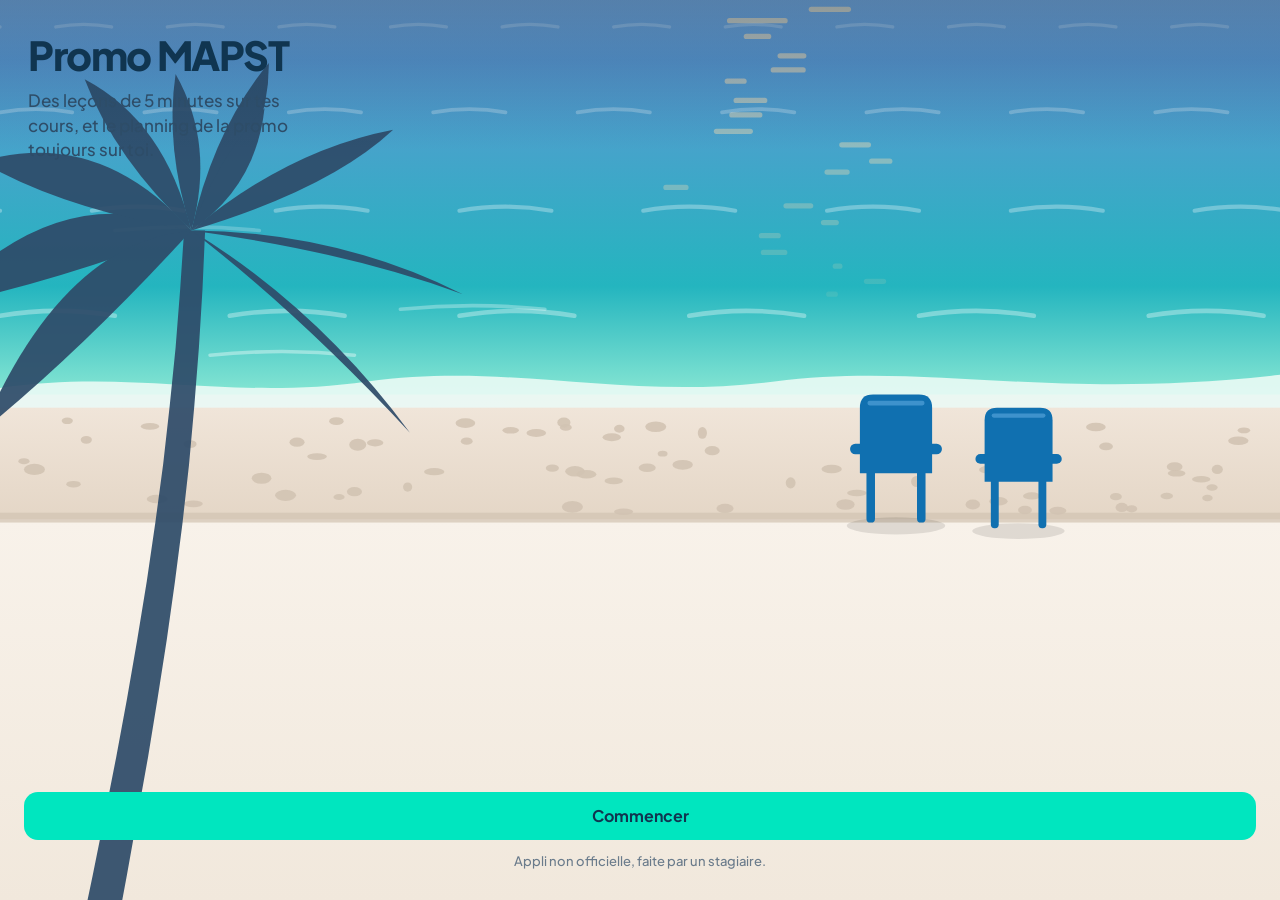
<file: index.html>
<!doctype html>
<!--
  Promo MAPST: the one and only page of the app.

  How the app is built (no framework, no build step):
    - this file holds the frame of the app: the icons, the tab bar and one empty
      "panel" per tab; the pages are drawn inside by the code;
    - css/   decides how it looks (colours, font and sizes are in css/01-tokens.css);
    - js/    decides how it works (js/app.js starts everything);
    - content/ holds the texts and data (the planning, the questions...);
    - img/   the illustrations (« la Baie »);
    - sw.js  keeps a copy of the app on the phone so it works offline.
  The README explains every folder in plain English.
-->
<html lang="fr">
<head>
  <meta charset="utf-8">
  <meta name="viewport" content="width=device-width, initial-scale=1, viewport-fit=cover">
  <title>Promo MAPST</title>
  <meta name="description" content="Réviser et suivre le planning du BPJEPS MAPST (CAPA Sports, Nice, 2026-2027). Application non officielle.">

  <!-- Light or dark: the app follows the setting of the phone. The status bar of Android
       takes the colour of the top of the screen shown: the app changes this value as you
       move around (js/core/statusbar.js). -->
  <meta name="color-scheme" content="light dark">
  <meta name="theme-color" content="#0A5489">

  <!-- Installable app: name, icons, and full screen once added to the home screen.
       Status bar "black-translucent": the app draws under the clock of the iPhone, which
       is white. So the top of every screen is coloured (the sky, a header, a small bar). -->
  <link rel="manifest" href="manifest.webmanifest">
  <link rel="icon" href="icons/icon.svg" type="image/svg+xml">
  <link rel="icon" href="icons/icon-192.png" type="image/png" sizes="192x192">
  <link rel="apple-touch-icon" href="icons/apple-touch-icon.png">
  <meta name="mobile-web-app-capable" content="yes">
  <meta name="apple-mobile-web-app-capable" content="yes">
  <meta name="apple-mobile-web-app-title" content="Promo MAPST">
  <meta name="apple-mobile-web-app-status-bar-style" content="black-translucent">

  <!-- iPhone launch images (the welcome screen), made by scripts/make_launch_images.cjs. -->
  <!-- launch-images:start -->
  <link rel="apple-touch-startup-image" href="icons/launch/launch-1320x2868.png" media="(device-width: 440px) and (device-height: 956px) and (-webkit-device-pixel-ratio: 3) and (orientation: portrait)">
  <link rel="apple-touch-startup-image" href="icons/launch/launch-1290x2796.png" media="(device-width: 430px) and (device-height: 932px) and (-webkit-device-pixel-ratio: 3) and (orientation: portrait)">
  <link rel="apple-touch-startup-image" href="icons/launch/launch-1284x2778.png" media="(device-width: 428px) and (device-height: 926px) and (-webkit-device-pixel-ratio: 3) and (orientation: portrait)">
  <link rel="apple-touch-startup-image" href="icons/launch/launch-1260x2736.png" media="(device-width: 420px) and (device-height: 912px) and (-webkit-device-pixel-ratio: 3) and (orientation: portrait)">
  <link rel="apple-touch-startup-image" href="icons/launch/launch-1242x2688.png" media="(device-width: 414px) and (device-height: 896px) and (-webkit-device-pixel-ratio: 3) and (orientation: portrait)">
  <link rel="apple-touch-startup-image" href="icons/launch/launch-828x1792.png" media="(device-width: 414px) and (device-height: 896px) and (-webkit-device-pixel-ratio: 2) and (orientation: portrait)">
  <link rel="apple-touch-startup-image" href="icons/launch/launch-1206x2622.png" media="(device-width: 402px) and (device-height: 874px) and (-webkit-device-pixel-ratio: 3) and (orientation: portrait)">
  <link rel="apple-touch-startup-image" href="icons/launch/launch-1179x2556.png" media="(device-width: 393px) and (device-height: 852px) and (-webkit-device-pixel-ratio: 3) and (orientation: portrait)">
  <link rel="apple-touch-startup-image" href="icons/launch/launch-1170x2532.png" media="(device-width: 390px) and (device-height: 844px) and (-webkit-device-pixel-ratio: 3) and (orientation: portrait)">
  <link rel="apple-touch-startup-image" href="icons/launch/launch-1125x2436.png" media="(device-width: 375px) and (device-height: 812px) and (-webkit-device-pixel-ratio: 3) and (orientation: portrait)">
  <link rel="apple-touch-startup-image" href="icons/launch/launch-750x1334.png" media="(device-width: 375px) and (device-height: 667px) and (-webkit-device-pixel-ratio: 2) and (orientation: portrait)">
  <!-- launch-images:end -->

  <!-- The font is stored in the app itself (vendor/fonts), so it also works offline. -->
  <link rel="preload" href="vendor/fonts/plus-jakarta-sans.woff2" as="font" type="font/woff2" crossorigin>

  <!-- Styles, loaded in this order. -->
  <link rel="stylesheet" href="css/01-tokens.css">
  <link rel="stylesheet" href="css/02-base.css">
  <link rel="stylesheet" href="css/03-components.css">
  <link rel="stylesheet" href="css/04-layout.css">
  <link rel="stylesheet" href="css/05-planning.css">
  <link rel="stylesheet" href="css/06-screens.css">
  <link rel="stylesheet" href="css/07-reviser.css">
  <link rel="stylesheet" href="css/08-accueil.css">
  <link rel="stylesheet" href="css/09-cours.css">
  <link rel="stylesheet" href="css/10-lecons.css">
  <link rel="stylesheet" href="css/11-compte.css">
</head>
<body>
  <!-- Icons: drawn once here (24 × 24, round strokes), then reused everywhere with
       <svg><use href="#i-name"/></svg> (see icon() in js/core/dom.js). -->
  <svg width="0" height="0" style="position:absolute" aria-hidden="true">
    <defs>
      <!-- The tabs -->
      <symbol id="i-home" viewBox="0 0 24 24"><path d="M4 10.4 12 4l8 6.4V19a1.6 1.6 0 0 1-1.6 1.6H15v-5.4H9v5.4H5.6A1.6 1.6 0 0 1 4 19z"/></symbol>
      <symbol id="i-bolt" viewBox="0 0 24 24"><path d="M13.2 2.8 5 13.4h6.1L10.2 21 18.4 10.4h-6.1z"/></symbol>
      <symbol id="i-book" viewBox="0 0 24 24"><path d="M2.8 5.2h5.8A3.4 3.4 0 0 1 12 8.6v11a2.6 2.6 0 0 0-2.6-2.6H2.8z"/><path d="M21.2 5.2h-5.8A3.4 3.4 0 0 0 12 8.6v11a2.6 2.6 0 0 1 2.6-2.6h6.6z"/></symbol>
      <symbol id="i-cal" viewBox="0 0 24 24"><rect x="3.2" y="4.6" width="17.6" height="16.2" rx="3.6"/><path d="M3.2 9.6h17.6M8 2.8v3.6M16 2.8v3.6"/></symbol>
      <!-- Moving around -->
      <symbol id="i-left" viewBox="0 0 24 24"><path d="m14.5 18-6-6 6-6"/></symbol>
      <symbol id="i-right" viewBox="0 0 24 24"><path d="m9.5 18 6-6-6-6"/></symbol>
      <symbol id="i-plus" viewBox="0 0 24 24"><path d="M12 5.5v13M5.5 12h13"/></symbol>
      <symbol id="i-x" viewBox="0 0 24 24"><path d="M6.5 6.5l11 11M17.5 6.5l-11 11"/></symbol>
      <symbol id="i-check" viewBox="0 0 24 24"><path d="m5 12.5 4.5 4.5L19 7.5"/></symbol>
      <symbol id="i-play" viewBox="0 0 24 24"><path d="M8.5 5.8v12.4l10-6.2z" fill="currentColor"/></symbol>
      <!-- Réviser -->
      <symbol id="i-flame" viewBox="0 0 24 24"><path d="M12 2.8c.6 3 2.6 4.6 4.1 6.4 1.4 1.7 2.4 3.4 2.4 5.6a6.5 6.5 0 0 1-13 0c0-2.4 1.2-4.2 2.6-5.6.3 1.4 1 2.4 2 2.8C9.6 9 10.2 5.4 12 2.8z"/></symbol>
      <symbol id="i-heart" viewBox="0 0 24 24"><path d="M12 20.4s-8-4.7-8-10.6a4.4 4.4 0 0 1 8-2.6 4.4 4.4 0 0 1 8 2.6c0 5.9-8 10.6-8 10.6z"/></symbol>
      <symbol id="i-repeat" viewBox="0 0 24 24"><path d="M17 2.5 20.5 6 17 9.5"/><path d="M3.5 11V9.5A3.5 3.5 0 0 1 7 6h13.5"/><path d="M7 21.5 3.5 18 7 14.5"/><path d="M20.5 13v1.5A3.5 3.5 0 0 1 17 18H3.5"/></symbol>
      <symbol id="i-lock" viewBox="0 0 24 24"><rect x="4.6" y="10.4" width="14.8" height="10.6" rx="2.8"/><path d="M8 10.4V7.8a4 4 0 0 1 8 0v2.6"/></symbol>
      <symbol id="i-award" viewBox="0 0 24 24"><circle cx="12" cy="9" r="5.5"/><path d="M8.6 13.4 7.5 21l4.5-2.6 4.5 2.6-1.1-7.6"/></symbol>
      <symbol id="i-bulb" viewBox="0 0 24 24"><path d="M9 18.5h6M10 21.5h4"/><path d="M12 2.8a6.2 6.2 0 0 0-3.8 11.1c.7.6 1.1 1.4 1.1 2.3v.3h5.4v-.3c0-.9.4-1.7 1.1-2.3A6.2 6.2 0 0 0 12 2.8z"/></symbol>
      <symbol id="i-volume" viewBox="0 0 24 24"><path d="M4.5 9.5h3l4.5-4v13l-4.5-4h-3z"/><path d="M15.5 9a4.2 4.2 0 0 1 0 6M18.2 6.5a8 8 0 0 1 0 11"/></symbol>
      <symbol id="i-mute" viewBox="0 0 24 24"><path d="M4.5 9.5h3l4.5-4v13l-4.5-4h-3z"/><path d="m16 9.5 5 5M21 9.5l-5 5"/></symbol>
      <!-- The themes of Réviser (a new theme gets i-bolt) -->
      <symbol id="i-figure" viewBox="0 0 24 24"><circle cx="12" cy="4.8" r="2.1"/><path d="M6 9.4 12 11l6-1.6M12 11v4.6M12 15.6 8.6 21M12 15.6l3.4 5.4"/></symbol>
      <symbol id="i-battery" viewBox="0 0 24 24"><rect x="2.6" y="7" width="16.4" height="10" rx="2.6"/><path d="M21.4 10.4v3.2M11.6 8.8 9.4 12.3h3.2l-2.2 3.5"/></symbol>
      <symbol id="i-users" viewBox="0 0 24 24"><circle cx="9" cy="8.4" r="3.2"/><path d="M3.2 19.6a5.8 5.8 0 0 1 11.6 0"/><circle cx="17.2" cy="9.6" r="2.4"/><path d="M15.8 14.6a4.6 4.6 0 0 1 5 5"/></symbol>
      <symbol id="i-dumbbell" viewBox="0 0 24 24"><path d="M6.6 7.6v8.8M17.4 7.6v8.8M3.6 9.8v4.4M20.4 9.8v4.4M6.6 12h10.8"/></symbol>
      <symbol id="i-shield" viewBox="0 0 24 24"><path d="M12 3.2 5.2 5.8v5.6c0 4.4 2.9 7.6 6.8 9.2 3.9-1.6 6.8-4.8 6.8-9.2V5.8z"/><path d="m9.2 12 2 2 3.8-3.9"/></symbol>
      <symbol id="i-clipboard" viewBox="0 0 24 24"><path d="M9 4.5H7.3A2.3 2.3 0 0 0 5 6.8v12.4a2.3 2.3 0 0 0 2.3 2.3h9.4a2.3 2.3 0 0 0 2.3-2.3V6.8a2.3 2.3 0 0 0-2.3-2.3H15"/><rect x="9" y="2.8" width="6" height="3.6" rx="1.2"/><path d="m9 13.6 2.2 2.2 4-4.2"/></symbol>
      <!-- Planning -->
      <symbol id="i-cal-add" viewBox="0 0 24 24"><path d="M20.8 11.6V8.2a3.6 3.6 0 0 0-3.6-3.6H6.8a3.6 3.6 0 0 0-3.6 3.6v9a3.6 3.6 0 0 0 3.6 3.6h5"/><path d="M3.2 9.6h17.6M8 2.8v3.6M16 2.8v3.6M18 14.6v6.4M14.8 17.8h6.4"/></symbol>
      <symbol id="i-flag" viewBox="0 0 24 24"><path d="M5.5 21V4.4M5.5 4.4h11.6l-2.1 4 2.1 4H5.5"/></symbol>
      <symbol id="i-sun" viewBox="0 0 24 24"><circle cx="12" cy="12" r="4"/><path d="M12 2.5v2M12 19.5v2M4.6 4.6 6 6M18 18l1.4 1.4M2.5 12h2M19.5 12h2M4.6 19.4 6 18M18 6l1.4-1.4"/></symbol>
      <symbol id="i-moon" viewBox="0 0 24 24"><path d="M19.6 14.4A7.8 7.8 0 0 1 9.6 4.4a7.8 7.8 0 1 0 10 10z"/></symbol>
      <symbol id="i-clock" viewBox="0 0 24 24"><circle cx="12" cy="12" r="8.6"/><path d="M12 7.6V12l3 2"/></symbol>
      <symbol id="i-pin" viewBox="0 0 24 24"><path d="M12 21s-6.4-6.1-6.4-11a6.4 6.4 0 0 1 12.8 0c0 4.9-6.4 11-6.4 11z"/><circle cx="12" cy="10" r="2.3"/></symbol>
      <symbol id="i-person" viewBox="0 0 24 24"><circle cx="12" cy="8" r="3.6"/><path d="M5 20.4a7 7 0 0 1 14 0"/></symbol>
      <symbol id="i-swatch" viewBox="0 0 24 24"><circle cx="8.2" cy="9" r="4.4"/><circle cx="15.8" cy="9" r="4.4"/><circle cx="12" cy="15.6" r="4.4"/></symbol>
      <symbol id="i-gift" viewBox="0 0 24 24"><rect x="3.6" y="8.4" width="16.8" height="4.4" rx="1.4"/><path d="M5.2 12.8v6.4a1.6 1.6 0 0 0 1.6 1.6h10.4a1.6 1.6 0 0 0 1.6-1.6v-6.4M12 8.4v12.4M12 8.4C10.6 5 7 4.6 7 6.6S10 8.4 12 8.4zM12 8.4c1.4-3.4 5-3.8 5-1.8s-3 1.8-5 1.8z"/></symbol>
      <!-- Profil, notes, sharing -->
      <symbol id="i-info" viewBox="0 0 24 24"><circle cx="12" cy="12" r="8.6"/><path d="M12 11v5.2M12 7.9v.1"/></symbol>
      <symbol id="i-phone" viewBox="0 0 24 24"><rect x="6.6" y="2.8" width="10.8" height="18.4" rx="2.8"/><path d="M10.6 17.8h2.8"/></symbol>
      <symbol id="i-eye" viewBox="0 0 24 24"><path d="M2.6 12S6 5.6 12 5.6 21.4 12 21.4 12 18 18.4 12 18.4 2.6 12 2.6 12z"/><circle cx="12" cy="12" r="2.8"/></symbol>
      <symbol id="i-edit" viewBox="0 0 24 24"><path d="M4 20h4L19.3 8.7a2.6 2.6 0 0 0-3.7-3.7L4.3 16.3z"/><path d="m13.8 6.8 3.7 3.7"/></symbol>
      <symbol id="i-copy" viewBox="0 0 24 24"><rect x="8.5" y="8.5" width="12" height="12" rx="2.5"/><path d="M15.5 8.5V6A2.5 2.5 0 0 0 13 3.5H6A2.5 2.5 0 0 0 3.5 6v7A2.5 2.5 0 0 0 6 15.5h2.5"/></symbol>
      <symbol id="i-trash" viewBox="0 0 24 24"><path d="M4 7h16M9.5 7V4.5h5V7M6.5 7l1 13h9l1-13"/></symbol>
      <symbol id="i-download" viewBox="0 0 24 24"><path d="M12 3.5v11M7.5 10 12 14.5 16.5 10M4.5 20h15"/></symbol>
      <symbol id="i-share" viewBox="0 0 24 24"><path d="M12 3.5v11M8 7.5l4-4 4 4"/><path d="M6 11H5.5A1.5 1.5 0 0 0 4 12.5v7A1.5 1.5 0 0 0 5.5 21h13a1.5 1.5 0 0 0 1.5-1.5v-7a1.5 1.5 0 0 0-1.5-1.5H18"/></symbol>
      <symbol id="i-more" viewBox="0 0 24 24"><path d="M12 5h.01M12 12h.01M12 19h.01"/></symbol>
      <symbol id="i-dots" viewBox="0 0 24 24"><path d="M6 12h.1M12 12h.1M18 12h.1" stroke-width="3"/></symbol>
      <symbol id="i-addbox" viewBox="0 0 24 24"><rect x="4" y="4" width="16" height="16" rx="4"/><path d="M12 8.4v7.2M8.4 12h7.2"/></symbol>
      <symbol id="i-search" viewBox="0 0 24 24"><circle cx="11" cy="11" r="6.6"/><path d="m16 16 4.4 4.4"/></symbol>
      <symbol id="i-folder" viewBox="0 0 24 24"><path d="M3.4 7.2A2.2 2.2 0 0 1 5.6 5h3.6l2 2.4h7.2a2.2 2.2 0 0 1 2.2 2.2v7.2a2.2 2.2 0 0 1-2.2 2.2H5.6a2.2 2.2 0 0 1-2.2-2.2z"/></symbol>
      <!-- The account, the classement and the questions (Phase 6) -->
      <symbol id="i-refresh" viewBox="0 0 24 24"><path d="M19.6 12a7.6 7.6 0 1 1-2.2-5.4"/><path d="M19.8 4.4v4.2h-4.2"/></symbol>
      <symbol id="i-chat" viewBox="0 0 24 24"><path d="M4 5.6A2.4 2.4 0 0 1 6.4 3.2h11.2A2.4 2.4 0 0 1 20 5.6v8.8a2.4 2.4 0 0 1-2.4 2.4H10l-4.4 3.8v-3.8h.8A2.4 2.4 0 0 1 4 14.4z"/><path d="M8.4 8.6h7.2M8.4 12h4.6"/></symbol>
      <symbol id="i-key" viewBox="0 0 24 24"><circle cx="8" cy="15" r="4.4"/><path d="m11.2 11.8 8.6-8.6M16.6 6.4l2.6 2.6M14.2 8.8l2 2"/></symbol>
      <symbol id="i-logout" viewBox="0 0 24 24"><path d="M14.5 4.5H7A2.5 2.5 0 0 0 4.5 7v10A2.5 2.5 0 0 0 7 19.5h7.5"/><path d="M10.5 12h10M17 8.5l3.5 3.5-3.5 3.5"/></symbol>
      <symbol id="i-eye-off" viewBox="0 0 24 24"><path d="M9.9 5.8A9.6 9.6 0 0 1 12 5.6c6 0 9.4 6.4 9.4 6.4a16 16 0 0 1-2.6 3.4M6.4 7.4A15.6 15.6 0 0 0 2.6 12S6 18.4 12 18.4a9 9 0 0 0 4.6-1.2"/><path d="M10 10a2.8 2.8 0 0 0 4 4M3.5 3.5l17 17"/></symbol>
      <symbol id="i-alert" viewBox="0 0 24 24"><path d="M10.3 4.2 2.6 17.6A2 2 0 0 0 4.3 20.5h15.4a2 2 0 0 0 1.7-2.9L13.7 4.2a2 2 0 0 0-3.4 0z"/><path d="M12 9.5v4M12 17h.01"/></symbol>
    </defs>
  </svg>

  <div class="app" id="app" data-tab="accueil">
    <!-- One panel per tab. The pages are drawn inside by js/core/nav.js. -->
    <main class="panels">
      <section class="panel m-accueil" data-tab="accueil" aria-label="Accueil"></section>
      <section class="panel m-cours" data-tab="cours" aria-label="Cours" hidden></section>
      <section class="panel m-reviser" data-tab="reviser" aria-label="Réviser" hidden></section>
      <section class="panel m-planning" data-tab="planning" aria-label="Planning" hidden></section>
    </main>

    <!-- The tab bar: a glass capsule that floats at the bottom (a side rail on a laptop).
         The « lens » slides under the icon of the tab shown. -->
    <nav class="tabbar" aria-label="Onglets de l’appli" role="tablist">
      <i class="tabbar__lens" aria-hidden="true"></i>
      <button type="button" class="tab m-accueil is-on" role="tab" data-tab="accueil" aria-selected="true">
        <span class="tab__icon"><svg class="icon" aria-hidden="true"><use href="#i-home"/></svg></span>Accueil
      </button>
      <button type="button" class="tab m-cours" role="tab" data-tab="cours" aria-selected="false">
        <span class="tab__icon"><svg class="icon" aria-hidden="true"><use href="#i-book"/></svg></span>Cours
      </button>
      <button type="button" class="tab m-reviser" role="tab" data-tab="reviser" aria-selected="false">
        <span class="tab__icon"><svg class="icon" aria-hidden="true"><use href="#i-bolt"/></svg></span>Réviser
      </button>
      <button type="button" class="tab m-planning" role="tab" data-tab="planning" aria-selected="false">
        <span class="tab__icon"><svg class="icon" aria-hidden="true"><use href="#i-cal"/></svg></span>Planning
      </button>
    </nav>
  </div>

  <!-- Message shown when the app cannot start at all (very old browser). -->
  <noscript><p class="noscript">Promo MAPST a besoin de JavaScript pour fonctionner.</p></noscript>

  <!-- Sheets, the lesson screen, the welcome and small messages are added here by the code. -->
  <div id="layers"></div>

  <script type="module" src="js/app.js"></script>
</body>
</html>
</file>
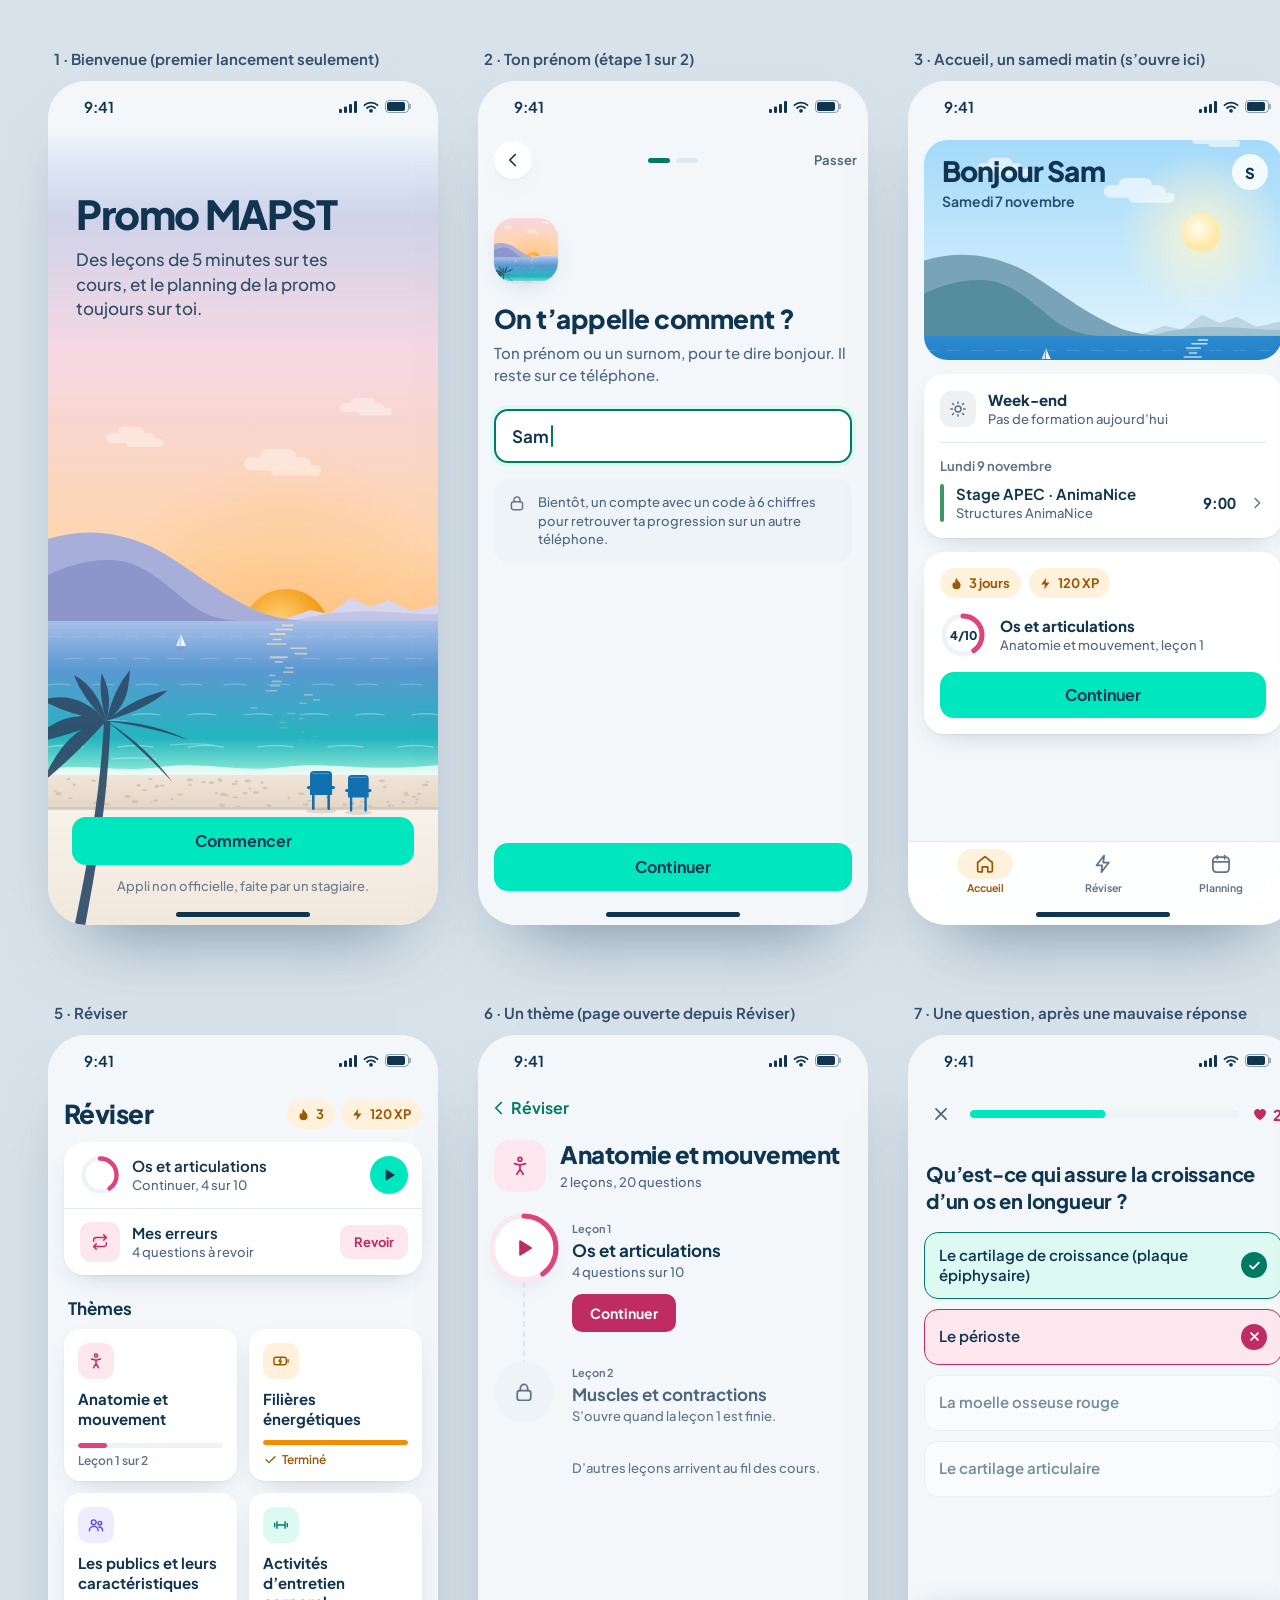
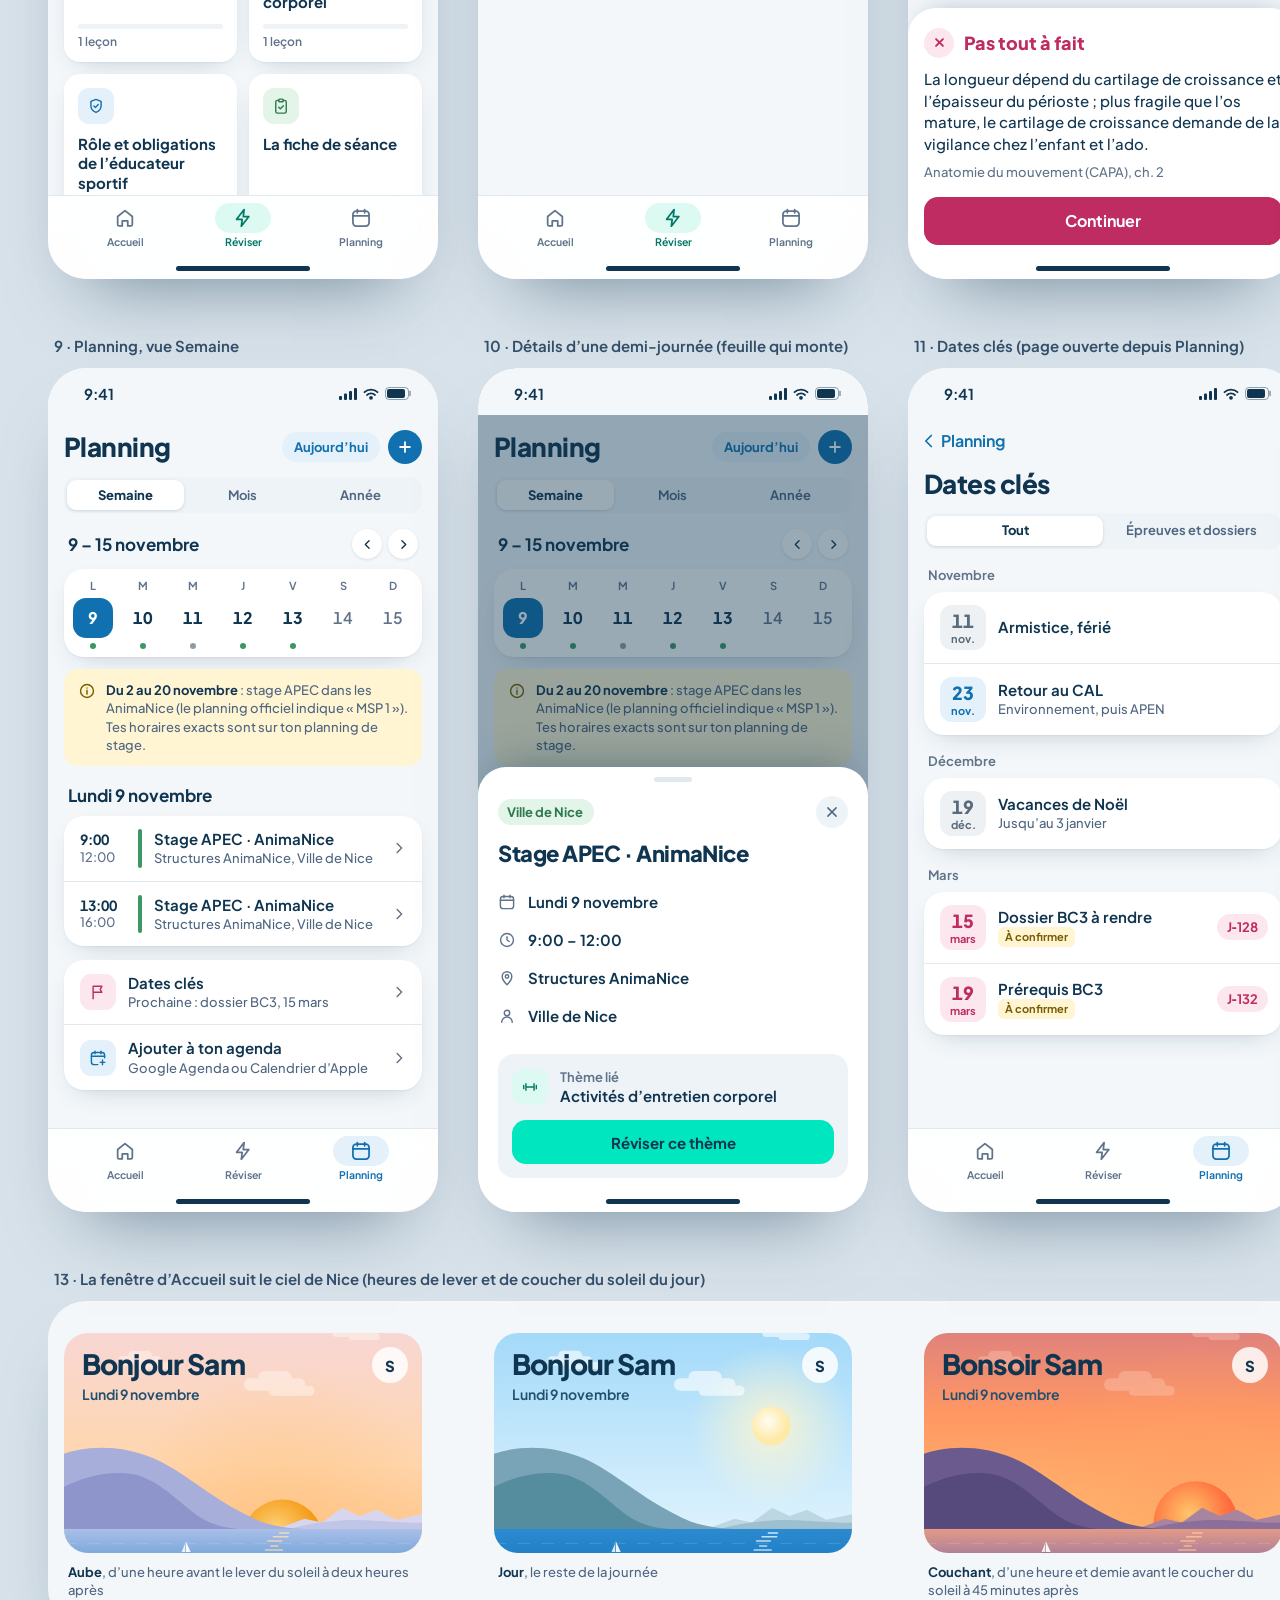
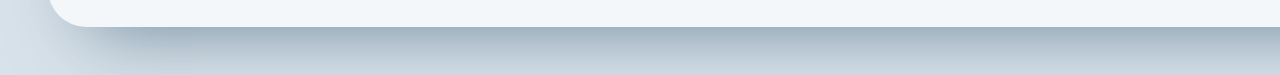
<file: docs/design/mockups.html>
<!doctype html>
<!--
  Promo MAPST · Phase 3 « Nouveau look »: the target design.
  Written by Claude chat on 7 Nov 2026 for Claude Code to build. Read docs/design/README.md first.
  - The CSS variables in :root (light) and .dark (dark) are the design tokens:
    copy them into css/01-tokens.css (the dark ones go in @media (prefers-color-scheme: dark)).
  - Each <section class="phone"> is one screen at iPhone size (390 × 844), with the real data of the planning
    and the questions. The little script at the bottom only draws the iPhone status bars.
  - Open it through a local server from the repository root:
      python3 -m http.server 8000   then   http://localhost:8000/docs/design/mockups.html
-->
<html lang="fr">
<head>
<meta charset="utf-8">
<meta name="viewport" content="width=device-width, initial-scale=1">
<title>Promo MAPST, nouveau look</title>
<style>
@font-face {
  font-family: "Plus Jakarta Sans";
  src: url("../../vendor/fonts/plus-jakarta-sans.woff2") format("woff2");
  font-weight: 200 800;
}

/* ================= Design tokens: light ================= */
:root {
  /* Surfaces are bright; CAPA navy is the text colour, not a background. */
  --bg: #F3F7FA;
  --surface: #FFFFFF;
  --surface-2: #EDF3F7;
  --line: #E1E9F0;
  --ink: #103550;
  --ink-2: #4F6680;
  --ink-3: #60738A;
  --on-accent: #FFFFFF;           /* text and icons on a filled --X-ink background */
  --scrim: rgba(16, 53, 80, .42); /* behind bottom sheets */

  /* Each colour comes in three: X (fills, bars, dots), X-ink (text and icons), X-tint (soft backgrounds).
     Every X-ink reads at 4.5:1 or more on its tint and on white (checked on 7 Nov 2026). */
  --azur: #1070B0;           --azur-ink: #1070B0;           --azur-tint: #E5F1FA;
  --turquoise: #00E6BF;      --turquoise-ink: #007A65;      --turquoise-tint: #DCFAF2;
  --soleil: #F09000;         --soleil-ink: #9A5800;         --soleil-tint: #FFF1DC;
  --lavande: #7766EE;        --lavande-ink: #5B49D6;        --lavande-tint: #EEECFE;
  --bougainvillier: #E0437C; --bougainvillier-ink: #BE2C62; --bougainvillier-tint: #FDE7EF;
  --olivier: #3E9762;        --olivier-ink: #2E7A4E;        --olivier-tint: #E3F4E9;
  --galet: #8E9BA8;          --galet-ink: #5A6B7C;          --galet-tint: #EEF1F4;
  --citron: #E7B416;         --citron-ink: #7A5D00;         --citron-tint: #FFF5D3;

  /* The main button is always turquoise with navy text, in both modes (CAPA's main-button colour). */
  --btn: #00E6BF;
  --on-btn: #103550;

  /* One colour per mode: the active tab, the back buttons and the links inside that mode. */
  --accueil: var(--soleil-ink);      --accueil-tint: var(--soleil-tint);
  --reviser: var(--turquoise-ink);   --reviser-tint: var(--turquoise-tint);
  --etudier: var(--lavande-ink);     --etudier-tint: var(--lavande-tint);   /* from Phase 5 */
  --planning: var(--azur-ink);       --planning-tint: var(--azur-tint);

  /* Type: one family, a small scale, weights 500 to 800 (800 only for big titles). */
  --font: "Plus Jakarta Sans", system-ui, -apple-system, "Segoe UI", sans-serif;
  --t-hero: 800 40px/1.05 var(--font);      /* the welcome screen only */
  --t-display: 800 26px/1.15 var(--font);   /* page titles */
  --t-title: 700 17px/1.3 var(--font);      /* card and section titles */
  --t-body: 500 15px/1.45 var(--font);
  --t-strong: 650 15px/1.35 var(--font);    /* list rows */
  --t-small: 500 13px/1.4 var(--font);
  --t-micro: 650 11px/1.3 var(--font);      /* weekday letters, lesson numbers */

  /* Shape: the bigger the surface, the rounder. */
  --r-sheet: 28px;
  --r-hero: 24px;
  --r-card: 20px;
  --r-tile: 16px;
  --r-control: 12px;
  --r-pill: 999px;
  --shadow: 0 1px 2px rgba(16, 53, 80, .05), 0 10px 28px -14px rgba(16, 53, 80, .28);
  --gutter: 16px;
  --tabbar: 84px;   /* 54 px of tabs + the iPhone's home-indicator area */
}

/* ================= Design tokens: dark (in the app: @media (prefers-color-scheme: dark)) ================= */
.dark {
  --bg: #0B1A28;
  --surface: #132637;
  --surface-2: #1B3146;
  --line: #23394E;
  --ink: #EAF2F8;
  --ink-2: #A9BCCC;
  --ink-3: #7F98AD;
  --on-accent: #0B1A28;
  --scrim: rgba(0, 0, 0, .55);
  --azur: #3D9AE0;           --azur-ink: #7CC0F2;           --azur-tint: rgba(61, 154, 224, .18);
  --turquoise: #00E6BF;      --turquoise-ink: #41EDCF;      --turquoise-tint: rgba(0, 230, 191, .14);
  --soleil: #FF9F1C;         --soleil-ink: #FFB95C;         --soleil-tint: rgba(255, 159, 28, .16);
  --lavande: #8F82FF;        --lavande-ink: #B4ABFF;        --lavande-tint: rgba(143, 130, 255, .18);
  --bougainvillier: #FF5C93; --bougainvillier-ink: #FF8FB5; --bougainvillier-tint: rgba(255, 92, 147, .16);
  --olivier: #4FBF7F;        --olivier-ink: #86DAA8;        --olivier-tint: rgba(79, 191, 127, .16);
  --galet: #8E9BA8;          --galet-ink: #B9C4CF;          --galet-tint: rgba(142, 155, 168, .16);
  --citron: #F5CF4A;         --citron-ink: #F8DA74;         --citron-tint: rgba(245, 207, 74, .15);
  --shadow: 0 1px 2px rgba(0, 0, 0, .3), 0 12px 28px -16px rgba(0, 0, 0, .7);
}

/* ================= The board that holds the screens (not part of the app) ================= */
* { box-sizing: border-box; }
body { margin: 0; background: #D8E2EA; font-family: var(--font); color: var(--ink); -webkit-font-smoothing: antialiased; }
.board { display: grid; grid-template-columns: repeat(4, 390px); gap: 56px 40px; padding: 48px; width: max-content; }
.board figure { margin: 0; }
.board figcaption { font: 650 15px/1.4 var(--font); color: #34506A; margin: 0 0 12px 6px; }
.board .phone { border-radius: 38px; box-shadow: 0 40px 70px -40px rgba(16, 53, 80, .55); }
.board .wide { grid-column: 1 / -1; }

/* ================= Phone frame, status bar, home indicator ================= */
.phone { position: relative; width: 390px; height: 844px; overflow: hidden; background: var(--bg); color: var(--ink); font: var(--t-body); }
/* The app uses apple-mobile-web-app-status-bar-style "default": iOS draws the bar on a plain background
   with dark symbols (light symbols in dark mode), and the app starts below it. */
.status { position: absolute; inset: 0 0 auto 0; height: 47px; padding: 4px 26px 0 36px; display: flex; align-items: center; justify-content: space-between; font: 650 15px/1 var(--font); background: var(--bg); z-index: 8; }
.status__icons { display: flex; gap: 6px; align-items: center; }
.home-ind { position: absolute; left: 50%; bottom: 8px; width: 134px; height: 5px; margin-left: -67px; border-radius: 3px; background: var(--ink); z-index: 9; }
svg.i { width: 22px; height: 22px; fill: none; stroke: currentColor; stroke-width: 1.9; stroke-linecap: round; stroke-linejoin: round; flex: none; }
svg.i--s { width: 18px; height: 18px; }
svg.i--xs { width: 15px; height: 15px; stroke-width: 2.2; }
svg.i--fill { fill: currentColor; stroke: none; }

/* ================= Buttons, chips, controls ================= */
.btn { display: inline-flex; align-items: center; justify-content: center; gap: 8px; height: 48px; padding: 0 20px; border: 0; border-radius: 14px; font: 700 16px/1 var(--font); white-space: nowrap; }
.btn--primary { background: var(--btn); color: var(--on-btn); }
.btn--block { width: 100%; }
.btn--small { height: 34px; padding: 0 14px; border-radius: 10px; font: 700 13px/1 var(--font); }
.chip { display: inline-flex; align-items: center; gap: 5px; height: 30px; padding: 0 11px 0 9px; border-radius: var(--r-pill); font: 700 13px/1 var(--font); white-space: nowrap; }
.tag { display: inline-flex; align-items: center; height: 20px; padding: 0 7px; border-radius: 6px; font: 700 11px/1 var(--font); vertical-align: 2px; }
.icon-btn { width: 38px; height: 38px; border-radius: 50%; display: grid; place-items: center; border: 0; flex: none; }
.tile-icon { width: 36px; height: 36px; border-radius: 11px; display: grid; place-items: center; flex: none; }
.switch { width: 46px; height: 28px; border-radius: 14px; background: var(--surface-2); border: 1px solid var(--line); position: relative; flex: none; }
.switch::after { content: ""; position: absolute; top: 2px; left: 2px; width: 22px; height: 22px; border-radius: 50%; background: #fff; box-shadow: 0 1px 3px rgba(16, 53, 80, .3); }

/* ================= Tab bar: white and translucent; the active tab takes its mode colour =================
   Phase 3 has three tabs. Étudier comes back as the third tab, in lavande, in Phase 5. */
.tabbar { position: absolute; inset: auto 0 0 0; height: var(--tabbar); padding: 7px 18px 0; display: grid; grid-template-columns: repeat(3, 1fr); background: color-mix(in srgb, var(--surface) 90%, transparent); backdrop-filter: blur(20px); -webkit-backdrop-filter: blur(20px); border-top: 1px solid var(--line); z-index: 6; }
.tab { display: flex; flex-direction: column; align-items: center; gap: 3px; font: 650 10.5px/1.1 var(--font); color: var(--ink-3); }
.tab__icon { width: 56px; height: 30px; border-radius: 15px; display: grid; place-items: center; }
.tab.is-on { color: var(--c); }
.tab.is-on .tab__icon { background: var(--t); }

/* ================= Shared page parts ================= */
.page { position: absolute; inset: 47px 0 var(--tabbar) 0; padding: 4px var(--gutter) 24px; overflow: hidden; }
.page--full { bottom: 0; }
.page-head { display: flex; align-items: center; justify-content: space-between; gap: 12px; min-height: 56px; }
.page-title { font: var(--t-display); letter-spacing: -.02em; margin: 0; }
.section-title { font: var(--t-title); margin: 22px 4px 10px; }
.navbar { display: flex; align-items: center; justify-content: space-between; height: 44px; margin: 0 -6px; }
.back { display: inline-flex; align-items: center; gap: 1px; font: 650 16px/1 var(--font); }
.card { background: var(--surface); border-radius: var(--r-card); box-shadow: var(--shadow); }
.list { background: var(--surface); border-radius: var(--r-card); box-shadow: var(--shadow); overflow: hidden; }
.row { display: flex; align-items: center; gap: 12px; padding: 13px 14px 13px 16px; min-height: 56px; }
.row + .row { border-top: 1px solid var(--line); }
.row__main { flex: 1; min-width: 0; }
.row__title { font: var(--t-strong); }
.muted { color: var(--ink-2); }
.faint { color: var(--ink-3); }
.small { font: var(--t-small); }
.chev { color: var(--ink-3); }
.bar { height: 5px; border-radius: 3px; background: var(--surface-2); overflow: hidden; }
.bar i { display: block; height: 100%; border-radius: 3px; }
.slot-bar { width: 4px; align-self: stretch; border-radius: 2px; flex: none; }
.time { font: 700 15px/1.2 var(--font); font-variant-numeric: tabular-nums; white-space: nowrap; }

/* ================= 1. Bienvenue ================= */
.welcome__scene { position: absolute; inset: 47px 0 0 0; width: 100%; height: calc(100% - 47px); object-fit: cover; object-position: 50% 100%; }
.welcome__fade { position: absolute; inset: 47px 0 auto 0; height: 90px; background: linear-gradient(var(--bg), transparent); }
.welcome__brand { position: absolute; left: 28px; right: 28px; top: 112px; }
.welcome__title { font: var(--t-hero); letter-spacing: -.035em; margin: 0 0 12px; }
.welcome__sub { font: 500 17px/1.45 var(--font); color: #2E4D68; margin: 0; max-width: 300px; }
.welcome__cta { position: absolute; left: 24px; right: 24px; bottom: 30px; text-align: center; }
.welcome__note { font: var(--t-small); color: #6A7B8B; margin: 12px 0 0; }

/* ================= 2. Prénom (in Phase 4 this step becomes « Crée ton compte ») ================= */
.steps { display: flex; gap: 6px; }
.steps i { width: 22px; height: 5px; border-radius: 3px; background: var(--line); }
.steps i.on { background: var(--turquoise-ink); }
.mini-sky { width: 64px; height: 64px; border-radius: 20px; overflow: hidden; margin: 30px 0 22px; box-shadow: var(--shadow); }
.mini-sky img { width: 100%; height: 100%; object-fit: cover; object-position: 60% 66%; }
.field { margin-top: 24px; height: 54px; border-radius: 14px; background: var(--surface); border: 2px solid var(--turquoise-ink); display: flex; align-items: center; padding: 0 16px; font: 650 17px/1 var(--font); box-shadow: 0 0 0 4px var(--turquoise-tint); }
.caret { width: 2px; height: 22px; background: var(--turquoise-ink); margin-left: 2px; border-radius: 1px; }
.note { display: flex; gap: 12px; align-items: flex-start; margin-top: 16px; padding: 14px; border-radius: 14px; background: var(--surface-2); font: var(--t-small); color: var(--ink-2); }
.bottom-cta { position: absolute; left: var(--gutter); right: var(--gutter); bottom: 34px; }

/* ================= 3–4. Accueil: a « window » onto the Baie des Anges, then two cards ================= */
/* The window keeps the same shape at every width (aspect-ratio), so the crop is always the same:
   sky for the greeting, the hills, then a strip of sea. The palm stays out of the window. */
.hero { position: relative; aspect-ratio: 358 / 220; margin: 8px 0 14px; border-radius: var(--r-hero); overflow: hidden; }
.hero img { width: 100%; height: 100%; object-fit: cover; object-position: 50% 54%; display: block; }
.hero__hello { position: absolute; left: 18px; top: 16px; }
.hero__hello h1 { font: 800 28px/1.1 var(--font); letter-spacing: -.03em; margin: 0 0 5px; color: #103550; }
.hero__hello p { font: 650 14px/1.3 var(--font); color: #24506F; margin: 0; }
.hero__me { position: absolute; right: 14px; top: 14px; width: 36px; height: 36px; border-radius: 50%; display: grid; place-items: center; font: 800 15px/1 var(--font); background: rgba(255, 255, 255, .85); color: #103550; }
.hero--night .hero__hello h1, .hero--night .hero__hello p { color: #fff; }
.hero--night .hero__hello p { opacity: .85; }
.hero--night .hero__me { background: rgba(255, 255, 255, .16); color: #fff; }
.today { padding: 16px; }
.today__top { display: flex; gap: 12px; align-items: center; }
.today__next { margin-top: 14px; padding-top: 14px; border-top: 1px solid var(--line); }
.slot { display: flex; align-items: center; gap: 12px; }
.revise { margin-top: 14px; padding: 16px; }
.revise__stats { display: flex; gap: 8px; margin-bottom: 14px; align-items: center; }
.revise__lesson { display: flex; align-items: center; gap: 14px; margin-bottom: 14px; }
.ring { width: 46px; height: 46px; flex: none; }

/* ================= 5. Réviser ================= */
.grid { display: grid; grid-template-columns: 1fr 1fr; gap: 12px; }
.tile { background: var(--surface); border-radius: var(--r-tile); box-shadow: var(--shadow); padding: 14px; min-height: 138px; display: flex; flex-direction: column; }
.tile__title { font: 700 15px/1.3 var(--font); margin: 10px 0 0; }
.tile__foot { margin-top: auto; padding-top: 12px; }
.tile__foot small { display: flex; align-items: center; gap: 4px; margin-top: 7px; font: 600 12px/1 var(--font); color: var(--ink-3); }
.play { width: 38px; height: 38px; border-radius: 50%; display: grid; place-items: center; background: var(--btn); color: var(--on-btn); flex: none; }

/* ================= 6. Thème: a pushed page, with a back button ================= */
.theme-head { display: flex; gap: 14px; align-items: center; margin: 10px 0 4px; }
.theme-head .tile-icon { width: 52px; height: 52px; border-radius: 16px; }
.path { position: relative; margin-top: 26px; }
.path::before { content: ""; position: absolute; left: 29px; top: 64px; height: 84px; border-left: 2px dashed var(--line); }
.lesson { position: relative; display: flex; gap: 18px; align-items: flex-start; padding-bottom: 30px; }
.node { position: relative; width: 60px; height: 60px; border-radius: 50%; display: grid; place-items: center; flex: none; z-index: 1; }
.node--now { background: var(--surface); color: var(--bougainvillier-ink); box-shadow: var(--shadow); }
.node--now svg.ringbig { position: absolute; inset: -5px; width: 70px; height: 70px; }
.node--locked { background: var(--surface-2); color: var(--ink-3); }
.lesson__text { padding-top: 4px; flex: 1; }
.lesson__n { font: var(--t-micro); color: var(--ink-3); }
.lesson__title { font: var(--t-title); margin: 3px 0 2px; }

/* ================= 7. Question ================= */
.qbar { display: flex; align-items: center; gap: 12px; height: 56px; }
.qbar .bar { flex: 1; height: 8px; border-radius: 4px; }
.lives { display: inline-flex; align-items: center; gap: 4px; font: 750 15px/1 var(--font); color: var(--bougainvillier-ink); }
.q { font: 750 20px/1.35 var(--font); letter-spacing: -.01em; margin: 18px 2px 18px; }
.choice { display: flex; align-items: center; gap: 12px; min-height: 56px; padding: 12px 14px; margin-bottom: 10px; border-radius: 14px; background: var(--surface); border: 1.5px solid var(--line); font: 600 15px/1.35 var(--font); }
.choice__mark { width: 26px; height: 26px; border-radius: 50%; display: grid; place-items: center; margin-left: auto; flex: none; }
.choice--right { background: var(--turquoise-tint); border-color: var(--turquoise-ink); }
.choice--right .choice__mark { background: var(--turquoise-ink); color: var(--on-accent); }
.choice--wrong { background: var(--bougainvillier-tint); border-color: var(--bougainvillier-ink); }
.choice--wrong .choice__mark { background: var(--bougainvillier-ink); color: var(--on-accent); }
.choice--dim { opacity: .55; }
.feedback { position: absolute; inset: auto 0 0 0; padding: 20px var(--gutter) 34px; border-radius: var(--r-sheet) var(--r-sheet) 0 0; background: var(--surface); box-shadow: 0 -12px 30px -18px rgba(16, 53, 80, .35); }
.feedback__head { display: flex; align-items: center; gap: 10px; font: 800 18px/1.2 var(--font); color: var(--bougainvillier-ink); }
.feedback__head span { width: 30px; height: 30px; border-radius: 50%; display: grid; place-items: center; background: var(--bougainvillier-tint); }
.feedback p { margin: 10px 0 0; }
.feedback .btn { margin-top: 16px; background: var(--bougainvillier-ink); color: var(--on-accent); }

/* ================= 8. Profil ================= */
.me-big { display: flex; flex-direction: column; align-items: center; text-align: center; margin: 4px 0 18px; }
.me-big__avatar { width: 76px; height: 76px; border-radius: 50%; overflow: hidden; position: relative; box-shadow: var(--shadow); }
.me-big__avatar img { width: 100%; height: 100%; object-fit: cover; object-position: 62% 60%; }
.me-big__avatar b { position: absolute; inset: 0; display: grid; place-items: center; font: 800 30px/1 var(--font); color: #103550; }
.me-big h1 { font: 800 22px/1.2 var(--font); margin: 12px 0 2px; }
.group-title { font: 650 13px/1.3 var(--font); color: var(--ink-3); margin: 18px 4px 8px; }
.footer-note { font: var(--t-small); color: var(--ink-3); text-align: center; margin: 18px 20px 0; }

/* ================= 9–11. Planning ================= */
.seg { display: grid; grid-template-columns: repeat(3, 1fr); height: 36px; padding: 3px; margin-top: 2px; border-radius: var(--r-control); background: var(--surface-2); }
.seg span { display: grid; place-items: center; border-radius: 9px; font: 650 13px/1 var(--font); color: var(--ink-2); }
.seg span.on { background: var(--surface); color: var(--ink); font-weight: 750; box-shadow: 0 1px 3px rgba(16, 53, 80, .14); }
.seg--2 { grid-template-columns: 1fr 1fr; }
.weekhead { display: flex; align-items: center; justify-content: space-between; margin: 16px 4px 10px; }
.weekhead b { font: var(--t-title); }
.arrows { display: flex; gap: 6px; }
.arrows span { width: 30px; height: 30px; border-radius: 50%; background: var(--surface); display: grid; place-items: center; box-shadow: 0 1px 3px rgba(16, 53, 80, .12); }
.week { display: grid; grid-template-columns: repeat(7, 1fr); gap: 4px; padding: 10px 6px 8px; }
.day { display: flex; flex-direction: column; align-items: center; gap: 5px; }
.day small { font: var(--t-micro); color: var(--ink-3); }
.day b { width: 40px; height: 40px; border-radius: 13px; display: grid; place-items: center; font: 750 16px/1 var(--font); font-variant-numeric: tabular-nums; }
.day.off b { color: var(--ink-3); font-weight: 600; }
.day.on b { background: var(--azur-ink); color: var(--on-accent); }
.dots { display: flex; gap: 3px; height: 6px; }
.dots i { width: 6px; height: 6px; border-radius: 50%; }
.banner { display: flex; gap: 10px; align-items: flex-start; margin-top: 12px; padding: 12px 14px; border-radius: 14px; background: var(--citron-tint); font: var(--t-small); color: var(--ink-2); }
.banner b { color: var(--ink); font-weight: 700; }
.dayhead { font: var(--t-title); margin: 18px 4px 10px; }
.row__time { width: 46px; flex: none; font: 700 14px/1.25 var(--font); font-variant-numeric: tabular-nums; }
.row__time span { display: block; font: 500 13px/1.3 var(--font); color: var(--ink-3); }
.sheet { position: absolute; inset: auto 0 0 0; z-index: 7; background: var(--surface); border-radius: var(--r-sheet) var(--r-sheet) 0 0; padding: 10px 20px 34px; box-shadow: 0 -20px 40px -20px rgba(16, 53, 80, .4); }
.grabber { width: 38px; height: 5px; border-radius: 3px; background: var(--line); margin: 0 auto 14px; }
.scrim { position: absolute; inset: 0; background: var(--scrim); z-index: 6; }
.facts { margin: 16px 0 0; padding: 0; list-style: none; }
.facts li { display: flex; align-items: center; gap: 12px; padding: 9px 0; font: var(--t-strong); }
.facts li svg { color: var(--ink-3); }
.linked { margin-top: 18px; padding: 14px; border-radius: 16px; background: var(--surface-2); }
.datebox { width: 46px; flex: none; text-align: center; border-radius: 12px; padding: 7px 0 6px; }
.datebox b { display: block; font: 800 18px/1 var(--font); font-variant-numeric: tabular-nums; }
.datebox small { display: block; margin-top: 3px; font: 700 11px/1 var(--font); }
.month { font: 650 13px/1.3 var(--font); color: var(--ink-3); margin: 18px 4px 8px; }

/* ================= 12. Couleurs et texte (a reference panel, not a screen) ================= */
.swatches { display: grid; grid-template-columns: repeat(4, 1fr); gap: 10px; margin-top: 10px; }
.sw { border-radius: 12px; overflow: hidden; background: var(--surface); box-shadow: var(--shadow); }
.sw i { display: block; height: 34px; }
.sw i + i { height: 14px; }
.sw small { display: block; padding: 6px 7px 7px; font: 650 10.5px/1.25 var(--font); color: var(--ink-2); }

/* ================= 13. The Accueil window across the day (a reference strip) ================= */
.skies { display: grid; grid-template-columns: repeat(4, 358px); gap: 72px; padding: 32px 16px 28px; border-radius: 38px; background: #F3F7FA; box-shadow: 0 40px 70px -40px rgba(16, 53, 80, .55); }
.skies .hero { margin: 0; }
.skies p.cap { font: var(--t-small); color: #4F6680; margin: 10px 4px 0; }
.skies p.cap b { color: #103550; }
</style>
</head>
<body>

<!-- Icons, drawn once (24 × 24, 1.9 px strokes, round ends) -->
<svg width="0" height="0" style="position:absolute" aria-hidden="true">
  <defs>
    <symbol id="home" viewBox="0 0 24 24"><path d="M4 10.4 12 4l8 6.4V19a1.6 1.6 0 0 1-1.6 1.6H15v-5.4H9v5.4H5.6A1.6 1.6 0 0 1 4 19z"/></symbol>
    <symbol id="bolt" viewBox="0 0 24 24"><path d="M13.2 2.8 5 13.4h6.1L10.2 21 18.4 10.4h-6.1z"/></symbol>
    <symbol id="book" viewBox="0 0 24 24"><path d="M2.8 5.2h5.8A3.4 3.4 0 0 1 12 8.6v11a2.6 2.6 0 0 0-2.6-2.6H2.8z"/><path d="M21.2 5.2h-5.8A3.4 3.4 0 0 0 12 8.6v11a2.6 2.6 0 0 1 2.6-2.6h6.6z"/></symbol>
    <symbol id="cal" viewBox="0 0 24 24"><rect x="3.2" y="4.6" width="17.6" height="16.2" rx="3.6"/><path d="M3.2 9.6h17.6M8 2.8v3.6M16 2.8v3.6"/></symbol>
    <symbol id="cal-add" viewBox="0 0 24 24"><path d="M20.8 11.6V8.2a3.6 3.6 0 0 0-3.6-3.6H6.8a3.6 3.6 0 0 0-3.6 3.6v9a3.6 3.6 0 0 0 3.6 3.6h5"/><path d="M3.2 9.6h17.6M8 2.8v3.6M16 2.8v3.6M18 14.6v6.4M14.8 17.8h6.4"/></symbol>
    <symbol id="left" viewBox="0 0 24 24"><path d="m14.5 18-6-6 6-6"/></symbol>
    <symbol id="right" viewBox="0 0 24 24"><path d="m9.5 18 6-6-6-6"/></symbol>
    <symbol id="plus" viewBox="0 0 24 24"><path d="M12 5.5v13M5.5 12h13"/></symbol>
    <symbol id="x" viewBox="0 0 24 24"><path d="M6.5 6.5l11 11M17.5 6.5l-11 11"/></symbol>
    <symbol id="flame" viewBox="0 0 24 24"><path d="M12 2.8c.6 3 2.6 4.6 4.1 6.4 1.4 1.7 2.4 3.4 2.4 5.6a6.5 6.5 0 0 1-13 0c0-2.4 1.2-4.2 2.6-5.6.3 1.4 1 2.4 2 2.8C9.6 9 10.2 5.4 12 2.8z"/></symbol>
    <symbol id="heart" viewBox="0 0 24 24"><path d="M12 20.4s-8-4.7-8-10.6a4.4 4.4 0 0 1 8-2.6 4.4 4.4 0 0 1 8 2.6c0 5.9-8 10.6-8 10.6z"/></symbol>
    <symbol id="repeat" viewBox="0 0 24 24"><path d="M17 2.5 20.5 6 17 9.5"/><path d="M3.5 11V9.5A3.5 3.5 0 0 1 7 6h13.5"/><path d="M7 21.5 3.5 18 7 14.5"/><path d="M20.5 13v1.5A3.5 3.5 0 0 1 17 18H3.5"/></symbol>
    <symbol id="flag" viewBox="0 0 24 24"><path d="M5.5 21V4.4M5.5 4.4h11.6l-2.1 4 2.1 4H5.5"/></symbol>
    <symbol id="lock" viewBox="0 0 24 24"><rect x="4.6" y="10.4" width="14.8" height="10.6" rx="2.8"/><path d="M8 10.4V7.8a4 4 0 0 1 8 0v2.6"/></symbol>
    <symbol id="check" viewBox="0 0 24 24"><path d="m5 12.5 4.5 4.5L19 7.5"/></symbol>
    <symbol id="play" viewBox="0 0 24 24"><path d="M8.5 5.8v12.4l10-6.2z" fill="currentColor"/></symbol>
    <symbol id="sun" viewBox="0 0 24 24"><circle cx="12" cy="12" r="4"/><path d="M12 2.5v2M12 19.5v2M4.6 4.6 6 6M18 18l1.4 1.4M2.5 12h2M19.5 12h2M4.6 19.4 6 18M18 6l1.4-1.4"/></symbol>
    <symbol id="moon" viewBox="0 0 24 24"><path d="M19.6 14.4A7.8 7.8 0 0 1 9.6 4.4a7.8 7.8 0 1 0 10 10z"/></symbol>
    <symbol id="clock" viewBox="0 0 24 24"><circle cx="12" cy="12" r="8.6"/><path d="M12 7.6V12l3 2"/></symbol>
    <symbol id="pin" viewBox="0 0 24 24"><path d="M12 21s-6.4-6.1-6.4-11a6.4 6.4 0 0 1 12.8 0c0 4.9-6.4 11-6.4 11z"/><circle cx="12" cy="10" r="2.3"/></symbol>
    <symbol id="person" viewBox="0 0 24 24"><circle cx="12" cy="8" r="3.6"/><path d="M5 20.4a7 7 0 0 1 14 0"/></symbol>
    <symbol id="info" viewBox="0 0 24 24"><circle cx="12" cy="12" r="8.6"/><path d="M12 11v5.2M12 7.9v.1"/></symbol>
    <symbol id="phone" viewBox="0 0 24 24"><rect x="6.6" y="2.8" width="10.8" height="18.4" rx="2.8"/><path d="M10.6 17.8h2.8"/></symbol>
    <symbol id="figure" viewBox="0 0 24 24"><circle cx="12" cy="4.8" r="2.1"/><path d="M6 9.4 12 11l6-1.6M12 11v4.6M12 15.6 8.6 21M12 15.6l3.4 5.4"/></symbol>
    <symbol id="battery" viewBox="0 0 24 24"><rect x="2.6" y="7" width="16.4" height="10" rx="2.6"/><path d="M21.4 10.4v3.2M11.6 8.8 9.4 12.3h3.2l-2.2 3.5"/></symbol>
    <symbol id="users" viewBox="0 0 24 24"><circle cx="9" cy="8.4" r="3.2"/><path d="M3.2 19.6a5.8 5.8 0 0 1 11.6 0"/><circle cx="17.2" cy="9.6" r="2.4"/><path d="M15.8 14.6a4.6 4.6 0 0 1 5 5"/></symbol>
    <symbol id="dumbbell" viewBox="0 0 24 24"><path d="M6.6 7.6v8.8M17.4 7.6v8.8M3.6 9.8v4.4M20.4 9.8v4.4M6.6 12h10.8"/></symbol>
    <symbol id="shield" viewBox="0 0 24 24"><path d="M12 3.2 5.2 5.8v5.6c0 4.4 2.9 7.6 6.8 9.2 3.9-1.6 6.8-4.8 6.8-9.2V5.8z"/><path d="m9.2 12 2 2 3.8-3.9"/></symbol>
    <symbol id="clipboard" viewBox="0 0 24 24"><path d="M9 4.5H7.3A2.3 2.3 0 0 0 5 6.8v12.4a2.3 2.3 0 0 0 2.3 2.3h9.4a2.3 2.3 0 0 0 2.3-2.3V6.8a2.3 2.3 0 0 0-2.3-2.3H15"/><rect x="9" y="2.8" width="6" height="3.6" rx="1.2"/><path d="m9 13.6 2.2 2.2 4-4.2"/></symbol>
    <symbol id="eye" viewBox="0 0 24 24"><path d="M2.6 12S6 5.6 12 5.6 21.4 12 21.4 12 18 18.4 12 18.4 2.6 12 2.6 12z"/><circle cx="12" cy="12" r="2.8"/></symbol>
  </defs>
</svg>

<main class="board">

  <!-- ====================== 1. Bienvenue ====================== -->
  <figure>
    <figcaption>1 · Bienvenue (premier lancement seulement)</figcaption>
    <section class="phone" id="s1">
      <div class="status"></div>
      <img class="welcome__scene" src="baie-aube.svg" alt="">
      <div class="welcome__fade"></div>
      <div class="welcome__brand">
        <h1 class="welcome__title">Promo MAPST</h1>
        <p class="welcome__sub">Des leçons de 5&nbsp;minutes sur tes cours, et le planning de la promo toujours sur toi.</p>
      </div>
      <div class="welcome__cta">
        <button class="btn btn--primary btn--block">Commencer</button>
        <p class="welcome__note">Appli non officielle, faite par un stagiaire.</p>
      </div>
      <div class="home-ind"></div>
    </section>
  </figure>

  <!-- ====================== 2. Prénom ====================== -->
  <figure>
    <figcaption>2 · Ton prénom (étape 1 sur 2)</figcaption>
    <section class="phone" id="s2">
      <div class="status"></div>
      <div class="page page--full">
        <div class="page-head">
          <span class="icon-btn" style="background:var(--surface);box-shadow:var(--shadow)"><svg class="i"><use href="#left"/></svg></span>
          <span class="steps"><i class="on"></i><i></i></span>
          <span class="small" style="font-weight:650;color:var(--ink-2);width:38px;text-align:right">Passer</span>
        </div>
        <div class="mini-sky"><img src="baie-aube.svg" alt=""></div>
        <h1 class="page-title">On t’appelle comment&nbsp;?</h1>
        <p class="muted" style="margin:8px 0 0">Ton prénom ou un surnom, pour te dire bonjour. Il reste sur ce téléphone.</p>
        <div class="field">Sam<span class="caret"></span></div>
        <div class="note"><svg class="i i--s" style="color:var(--ink-3);margin-top:1px"><use href="#lock"/></svg><span>Bientôt, un compte avec un code à 6&nbsp;chiffres pour retrouver ta progression sur un autre téléphone.</span></div>
        <div class="bottom-cta"><button class="btn btn--primary btn--block">Continuer</button></div>
      </div>
      <div class="home-ind"></div>
    </section>
  </figure>

  <!-- ====================== 3. Accueil, jour ====================== -->
  <figure>
    <figcaption>3 · Accueil, un samedi matin (s’ouvre ici)</figcaption>
    <section class="phone" id="s3">
      <div class="status"></div>
      <div class="page">
        <div class="hero">
          <img src="baie-jour.svg" alt="">
          <div class="hero__hello"><h1>Bonjour Sam</h1><p>Samedi 7 novembre</p></div>
          <div class="hero__me">S</div>
        </div>
        <div class="card today">
          <div class="today__top">
            <span class="tile-icon" style="background:var(--galet-tint);color:var(--galet-ink)"><svg class="i i--s"><use href="#sun"/></svg></span>
            <div><div class="row__title" style="font-weight:750">Week-end</div><div class="small muted">Pas de formation aujourd’hui</div></div>
          </div>
          <div class="today__next">
            <div class="small faint" style="font-weight:650;margin-bottom:8px">Lundi 9 novembre</div>
            <div class="slot">
              <span class="slot-bar" style="background:var(--olivier)"></span>
              <div class="row__main"><div class="row__title">Stage APEC · AnimaNice</div><div class="small muted">Structures AnimaNice</div></div>
              <span class="time">9:00</span>
              <svg class="i i--s chev"><use href="#right"/></svg>
            </div>
          </div>
        </div>
        <div class="card revise">
          <div class="revise__stats">
            <span class="chip" style="background:var(--soleil-tint);color:var(--soleil-ink)"><svg class="i i--xs i--fill"><use href="#flame"/></svg>3 jours</span>
            <span class="chip" style="background:var(--soleil-tint);color:var(--soleil-ink)"><svg class="i i--xs i--fill"><use href="#bolt"/></svg>120 XP</span>
          </div>
          <div class="revise__lesson">
            <svg class="ring" viewBox="0 0 46 46"><circle cx="23" cy="23" r="19" fill="none" stroke="var(--surface-2)" stroke-width="5"/><circle cx="23" cy="23" r="19" fill="none" stroke="var(--bougainvillier)" stroke-width="5" stroke-linecap="round" stroke-dasharray="47.8 119.4" transform="rotate(-90 23 23)"/><text x="23" y="27.5" text-anchor="middle" font-family="Plus Jakarta Sans" font-weight="800" font-size="12" fill="var(--ink)">4/10</text></svg>
            <div><div class="row__title" style="font-weight:750">Os et articulations</div><div class="small muted">Anatomie et mouvement, leçon 1</div></div>
          </div>
          <button class="btn btn--primary btn--block" style="height:46px">Continuer</button>
        </div>
      </div>
      <nav class="tabbar">
        <span class="tab is-on" style="--c:var(--accueil);--t:var(--accueil-tint)"><span class="tab__icon"><svg class="i"><use href="#home"/></svg></span>Accueil</span>
        <span class="tab"><span class="tab__icon"><svg class="i"><use href="#bolt"/></svg></span>Réviser</span>
        <span class="tab"><span class="tab__icon"><svg class="i"><use href="#cal"/></svg></span>Planning</span>
      </nav>
      <div class="home-ind"></div>
    </section>
  </figure>

  <!-- ====================== 4. Accueil, nuit, mode sombre ====================== -->
  <figure>
    <figcaption>4 · Accueil, un mardi soir, téléphone en mode sombre</figcaption>
    <section class="phone dark" id="s4" data-time="21:30">
      <div class="status"></div>
      <div class="page">
        <div class="hero hero--night">
          <img src="baie-nuit.svg" alt="">
          <div class="hero__hello"><h1>Bonsoir Sam</h1><p>Mardi 24 novembre</p></div>
          <div class="hero__me">S</div>
        </div>
        <div class="card today">
          <div class="today__top">
            <span class="tile-icon" style="background:var(--azur-tint);color:var(--azur-ink)"><svg class="i i--s"><use href="#moon"/></svg></span>
            <div><div class="row__title" style="font-weight:750">Fini pour aujourd’hui</div><div class="small muted">Bonne soirée&nbsp;!</div></div>
          </div>
          <div class="today__next">
            <div class="small faint" style="font-weight:650;margin-bottom:8px">Demain</div>
            <div class="slot">
              <span class="slot-bar" style="background:var(--olivier)"></span>
              <div class="row__main"><div class="row__title">Mercredi au centre de loisirs</div><div class="small muted">Centre de loisirs</div></div>
              <span class="time">8:30</span>
              <svg class="i i--s chev"><use href="#right"/></svg>
            </div>
          </div>
        </div>
        <div class="card revise">
          <div class="revise__stats">
            <span class="chip" style="background:var(--soleil-tint);color:var(--soleil-ink)"><svg class="i i--xs i--fill"><use href="#flame"/></svg>3 jours</span>
            <span class="small muted">Une leçon ce soir pour garder ta série.</span>
          </div>
          <div class="revise__lesson">
            <svg class="ring" viewBox="0 0 46 46"><circle cx="23" cy="23" r="19" fill="none" stroke="var(--surface-2)" stroke-width="5"/><circle cx="23" cy="23" r="19" fill="none" stroke="var(--bougainvillier)" stroke-width="5" stroke-linecap="round" stroke-dasharray="83.6 119.4" transform="rotate(-90 23 23)"/><text x="23" y="27.5" text-anchor="middle" font-family="Plus Jakarta Sans" font-weight="800" font-size="12" fill="var(--ink)">7/10</text></svg>
            <div><div class="row__title" style="font-weight:750">Os et articulations</div><div class="small muted">Anatomie et mouvement, leçon 1</div></div>
          </div>
          <button class="btn btn--primary btn--block" style="height:46px">Continuer</button>
        </div>
      </div>
      <nav class="tabbar">
        <span class="tab is-on" style="--c:var(--accueil);--t:var(--accueil-tint)"><span class="tab__icon"><svg class="i"><use href="#home"/></svg></span>Accueil</span>
        <span class="tab"><span class="tab__icon"><svg class="i"><use href="#bolt"/></svg></span>Réviser</span>
        <span class="tab"><span class="tab__icon"><svg class="i"><use href="#cal"/></svg></span>Planning</span>
      </nav>
      <div class="home-ind"></div>
    </section>
  </figure>

  <!-- ====================== 5. Réviser ====================== -->
  <figure>
    <figcaption>5 · Réviser</figcaption>
    <section class="phone" id="s5">
      <div class="status"></div>
      <div class="page">
        <div class="page-head">
          <h1 class="page-title">Réviser</h1>
          <span style="display:flex;gap:6px">
            <span class="chip" style="background:var(--soleil-tint);color:var(--soleil-ink)"><svg class="i i--xs i--fill"><use href="#flame"/></svg>3</span>
            <span class="chip" style="background:var(--soleil-tint);color:var(--soleil-ink)"><svg class="i i--xs i--fill"><use href="#bolt"/></svg>120 XP</span>
          </span>
        </div>
        <div class="list">
          <div class="row">
            <svg class="ring" viewBox="0 0 46 46" style="width:40px;height:40px"><circle cx="23" cy="23" r="19" fill="none" stroke="var(--surface-2)" stroke-width="5"/><circle cx="23" cy="23" r="19" fill="none" stroke="var(--bougainvillier)" stroke-width="5" stroke-linecap="round" stroke-dasharray="47.8 119.4" transform="rotate(-90 23 23)"/></svg>
            <div class="row__main"><div class="row__title">Os et articulations</div><div class="small muted">Continuer, 4 sur 10</div></div>
            <span class="play"><svg class="i i--s"><use href="#play"/></svg></span>
          </div>
          <div class="row">
            <span class="tile-icon" style="width:40px;height:40px;background:var(--bougainvillier-tint);color:var(--bougainvillier-ink)"><svg class="i i--s"><use href="#repeat"/></svg></span>
            <div class="row__main"><div class="row__title">Mes erreurs</div><div class="small muted">4 questions à revoir</div></div>
            <span class="btn btn--small" style="background:var(--bougainvillier-tint);color:var(--bougainvillier-ink)">Revoir</span>
          </div>
        </div>
        <h2 class="section-title">Thèmes</h2>
        <div class="grid">
          <div class="tile"><span class="tile-icon" style="background:var(--bougainvillier-tint);color:var(--bougainvillier-ink)"><svg class="i i--s"><use href="#figure"/></svg></span><p class="tile__title">Anatomie et mouvement</p><div class="tile__foot"><div class="bar"><i style="width:20%;background:var(--bougainvillier)"></i></div><small>Leçon 1 sur 2</small></div></div>
          <div class="tile"><span class="tile-icon" style="background:var(--soleil-tint);color:var(--soleil-ink)"><svg class="i i--s"><use href="#battery"/></svg></span><p class="tile__title">Filières énergétiques</p><div class="tile__foot"><div class="bar"><i style="width:100%;background:var(--soleil)"></i></div><small style="color:var(--soleil-ink)"><svg class="i i--xs"><use href="#check"/></svg>Terminé</small></div></div>
          <div class="tile"><span class="tile-icon" style="background:var(--lavande-tint);color:var(--lavande-ink)"><svg class="i i--s"><use href="#users"/></svg></span><p class="tile__title">Les publics et leurs caractéristiques</p><div class="tile__foot"><div class="bar"></div><small>1 leçon</small></div></div>
          <div class="tile"><span class="tile-icon" style="background:var(--turquoise-tint);color:var(--turquoise-ink)"><svg class="i i--s"><use href="#dumbbell"/></svg></span><p class="tile__title">Activités d’entretien corporel</p><div class="tile__foot"><div class="bar"></div><small>1 leçon</small></div></div>
          <div class="tile"><span class="tile-icon" style="background:var(--azur-tint);color:var(--azur-ink)"><svg class="i i--s"><use href="#shield"/></svg></span><p class="tile__title">Rôle et obligations de l’éducateur sportif</p><div class="tile__foot"><div class="bar"></div><small>1 leçon</small></div></div>
          <div class="tile"><span class="tile-icon" style="background:var(--olivier-tint);color:var(--olivier-ink)"><svg class="i i--s"><use href="#clipboard"/></svg></span><p class="tile__title">La fiche de séance</p><div class="tile__foot"><div class="bar"><i style="width:60%;background:var(--olivier)"></i></div><small>Leçon 1 sur 1</small></div></div>
        </div>
      </div>
      <nav class="tabbar">
        <span class="tab"><span class="tab__icon"><svg class="i"><use href="#home"/></svg></span>Accueil</span>
        <span class="tab is-on" style="--c:var(--reviser);--t:var(--reviser-tint)"><span class="tab__icon"><svg class="i"><use href="#bolt"/></svg></span>Réviser</span>
        <span class="tab"><span class="tab__icon"><svg class="i"><use href="#cal"/></svg></span>Planning</span>
      </nav>
      <div class="home-ind"></div>
    </section>
  </figure>

  <!-- ====================== 6. Thème ====================== -->
  <figure>
    <figcaption>6 · Un thème (page ouverte depuis Réviser)</figcaption>
    <section class="phone" id="s6">
      <div class="status"></div>
      <div class="page">
        <div class="navbar"><span class="back" style="color:var(--reviser)"><svg class="i"><use href="#left"/></svg>Réviser</span></div>
        <div class="theme-head">
          <span class="tile-icon" style="background:var(--bougainvillier-tint);color:var(--bougainvillier-ink)"><svg class="i"><use href="#figure"/></svg></span>
          <div><h1 class="page-title" style="font-size:24px">Anatomie et mouvement</h1><div class="small muted" style="margin-top:4px">2 leçons, 20 questions</div></div>
        </div>
        <div class="path">
          <div class="lesson">
            <span class="node node--now"><svg class="ringbig" viewBox="0 0 70 70"><circle cx="35" cy="35" r="32" fill="none" stroke="var(--bougainvillier-tint)" stroke-width="5"/><circle cx="35" cy="35" r="32" fill="none" stroke="var(--bougainvillier)" stroke-width="5" stroke-linecap="round" stroke-dasharray="80.4 201" transform="rotate(-90 35 35)"/></svg><svg class="i" style="width:26px;height:26px"><use href="#play"/></svg></span>
            <div class="lesson__text"><div class="lesson__n">Leçon 1</div><div class="lesson__title">Os et articulations</div><div class="small muted">4 questions sur 10</div>
              <span class="btn btn--small" style="margin-top:12px;background:var(--bougainvillier-ink);color:var(--on-accent);height:38px;padding:0 18px;font-size:14px">Continuer</span></div>
          </div>
          <div class="lesson">
            <span class="node node--locked"><svg class="i"><use href="#lock"/></svg></span>
            <div class="lesson__text"><div class="lesson__n">Leçon 2</div><div class="lesson__title" style="color:var(--ink-2)">Muscles et contractions</div><div class="small faint">S’ouvre quand la leçon 1 est finie.</div></div>
          </div>
        </div>
        <p class="small faint" style="margin:4px 0 0 78px">D’autres leçons arrivent au fil des cours.</p>
      </div>
      <nav class="tabbar">
        <span class="tab"><span class="tab__icon"><svg class="i"><use href="#home"/></svg></span>Accueil</span>
        <span class="tab is-on" style="--c:var(--reviser);--t:var(--reviser-tint)"><span class="tab__icon"><svg class="i"><use href="#bolt"/></svg></span>Réviser</span>
        <span class="tab"><span class="tab__icon"><svg class="i"><use href="#cal"/></svg></span>Planning</span>
      </nav>
      <div class="home-ind"></div>
    </section>
  </figure>

  <!-- ====================== 7. Question ====================== -->
  <figure>
    <figcaption>7 · Une question, après une mauvaise réponse</figcaption>
    <section class="phone" id="s7">
      <div class="status"></div>
      <div class="page page--full">
        <div class="qbar">
          <span class="icon-btn" style="width:34px;height:34px;color:var(--ink-2)"><svg class="i"><use href="#x"/></svg></span>
          <div class="bar"><i style="width:50%;background:var(--turquoise)"></i></div>
          <span class="lives"><svg class="i i--s i--fill"><use href="#heart"/></svg>2</span>
        </div>
        <p class="q">Qu’est-ce qui assure la croissance d’un os en longueur&nbsp;?</p>
        <div class="choice choice--right">Le cartilage de croissance (plaque épiphysaire)<span class="choice__mark"><svg class="i i--xs" style="stroke-width:3"><use href="#check"/></svg></span></div>
        <div class="choice choice--wrong">Le périoste<span class="choice__mark"><svg class="i i--xs" style="stroke-width:3"><use href="#x"/></svg></span></div>
        <div class="choice choice--dim">La moelle osseuse rouge</div>
        <div class="choice choice--dim">Le cartilage articulaire</div>
      </div>
      <div class="feedback">
        <div class="feedback__head"><span><svg class="i i--xs" style="stroke-width:3"><use href="#x"/></svg></span>Pas tout à fait</div>
        <p>La longueur dépend du cartilage de croissance et l’épaisseur du périoste&nbsp;; plus fragile que l’os mature, le cartilage de croissance demande de la vigilance chez l’enfant et l’ado.</p>
        <p class="small faint" style="margin-top:8px">Anatomie du mouvement (CAPA), ch.&nbsp;2</p>
        <button class="btn btn--block">Continuer</button>
      </div>
      <div class="home-ind"></div>
    </section>
  </figure>

  <!-- ====================== 8. Profil ====================== -->
  <figure>
    <figcaption>8 · Profil (le rond « S » en haut d’Accueil)</figcaption>
    <section class="phone" id="s8">
      <div class="status"></div>
      <div class="page">
        <div class="navbar"><span class="back" style="color:var(--accueil)"><svg class="i"><use href="#left"/></svg>Accueil</span></div>
        <div class="me-big">
          <div class="me-big__avatar"><img src="baie-jour.svg" alt=""><b>S</b></div>
          <h1>Sam</h1>
          <span class="small" style="font-weight:650;color:var(--accueil)">Changer mon prénom</span>
        </div>
        <div class="list">
          <div class="row">
            <span class="tile-icon" style="background:var(--lavande-tint);color:var(--lavande-ink)"><svg class="i i--s"><use href="#eye"/></svg></span>
            <div class="row__main"><div class="row__title">Mode relecture</div><div class="small muted">Pour vérifier les questions et signaler les erreurs.</div></div>
            <span class="switch"></span>
          </div>
        </div>
        <div class="group-title">L’appli</div>
        <div class="list">
          <div class="row"><span class="tile-icon" style="background:var(--turquoise-tint);color:var(--turquoise-ink)"><svg class="i i--s"><use href="#phone"/></svg></span><div class="row__main row__title">Installer l’appli</div><svg class="i i--s chev"><use href="#right"/></svg></div>
          <div class="row"><span class="tile-icon" style="background:var(--azur-tint);color:var(--azur-ink)"><svg class="i i--s"><use href="#cal"/></svg></span><div class="row__main"><div class="row__title">À propos du planning</div><div class="small muted">Version du 1er octobre, corrigée le 7 novembre</div></div><svg class="i i--s chev"><use href="#right"/></svg></div>
          <div class="row"><span class="tile-icon" style="background:var(--galet-tint);color:var(--galet-ink)"><svg class="i i--s"><use href="#lock"/></svg></span><div class="row__main row__title">Ce que l’appli garde</div><svg class="i i--s chev"><use href="#right"/></svg></div>
        </div>
        <p class="footer-note">Application non officielle créée par un stagiaire. En cas de doute, vérifie dans tes cours.</p>
      </div>
      <nav class="tabbar">
        <span class="tab is-on" style="--c:var(--accueil);--t:var(--accueil-tint)"><span class="tab__icon"><svg class="i"><use href="#home"/></svg></span>Accueil</span>
        <span class="tab"><span class="tab__icon"><svg class="i"><use href="#bolt"/></svg></span>Réviser</span>
        <span class="tab"><span class="tab__icon"><svg class="i"><use href="#cal"/></svg></span>Planning</span>
      </nav>
      <div class="home-ind"></div>
    </section>
  </figure>

  <!-- ====================== 9. Planning, Semaine ====================== -->
  <figure>
    <figcaption>9 · Planning, vue Semaine</figcaption>
    <section class="phone" id="s9">
      <div class="status"></div>
      <div class="page">
        <div class="page-head">
          <h1 class="page-title">Planning</h1>
          <span style="display:flex;gap:8px;align-items:center">
            <span class="chip" style="background:var(--azur-tint);color:var(--azur-ink);padding:0 12px">Aujourd’hui</span>
            <span class="icon-btn" style="background:var(--azur-ink);color:var(--on-accent);width:34px;height:34px"><svg class="i i--s" style="stroke-width:2.4"><use href="#plus"/></svg></span>
          </span>
        </div>
        <div class="seg"><span class="on">Semaine</span><span>Mois</span><span>Année</span></div>
        <div class="weekhead"><b>9 – 15 novembre</b><span class="arrows"><span><svg class="i i--xs"><use href="#left"/></svg></span><span><svg class="i i--xs"><use href="#right"/></svg></span></span></div>
        <div class="card week">
          <div class="day on"><small>L</small><b>9</b><span class="dots"><i style="background:var(--olivier)"></i></span></div>
          <div class="day"><small>M</small><b>10</b><span class="dots"><i style="background:var(--olivier)"></i></span></div>
          <div class="day"><small>M</small><b>11</b><span class="dots"><i style="background:var(--galet)"></i></span></div>
          <div class="day"><small>J</small><b>12</b><span class="dots"><i style="background:var(--olivier)"></i></span></div>
          <div class="day"><small>V</small><b>13</b><span class="dots"><i style="background:var(--olivier)"></i></span></div>
          <div class="day off"><small>S</small><b>14</b><span class="dots"></span></div>
          <div class="day off"><small>D</small><b>15</b><span class="dots"></span></div>
        </div>
        <div class="banner"><svg class="i i--s" style="color:var(--citron-ink);margin-top:1px"><use href="#info"/></svg><span><b>Du 2 au 20 novembre</b>&nbsp;: stage APEC dans les AnimaNice (le planning officiel indique «&nbsp;MSP&nbsp;1&nbsp;»). Tes horaires exacts sont sur ton planning de stage.</span></div>
        <div class="dayhead">Lundi 9 novembre</div>
        <div class="list">
          <div class="row">
            <div class="row__time">9:00<span>12:00</span></div>
            <span class="slot-bar" style="background:var(--olivier)"></span>
            <div class="row__main"><div class="row__title">Stage APEC · AnimaNice</div><div class="small muted">Structures AnimaNice, Ville de Nice</div></div>
            <svg class="i i--s chev"><use href="#right"/></svg>
          </div>
          <div class="row">
            <div class="row__time">13:00<span>16:00</span></div>
            <span class="slot-bar" style="background:var(--olivier)"></span>
            <div class="row__main"><div class="row__title">Stage APEC · AnimaNice</div><div class="small muted">Structures AnimaNice, Ville de Nice</div></div>
            <svg class="i i--s chev"><use href="#right"/></svg>
          </div>
        </div>
        <div class="list" style="margin-top:14px">
          <div class="row">
            <span class="tile-icon" style="background:var(--bougainvillier-tint);color:var(--bougainvillier-ink)"><svg class="i i--s"><use href="#flag"/></svg></span>
            <div class="row__main"><div class="row__title">Dates clés</div><div class="small muted">Prochaine&nbsp;: dossier BC3, 15&nbsp;mars</div></div>
            <svg class="i i--s chev"><use href="#right"/></svg>
          </div>
          <div class="row">
            <span class="tile-icon" style="background:var(--azur-tint);color:var(--azur-ink)"><svg class="i i--s"><use href="#cal-add"/></svg></span>
            <div class="row__main"><div class="row__title">Ajouter à ton agenda</div><div class="small muted">Google Agenda ou Calendrier d’Apple</div></div>
            <svg class="i i--s chev"><use href="#right"/></svg>
          </div>
        </div>
      </div>
      <nav class="tabbar">
        <span class="tab"><span class="tab__icon"><svg class="i"><use href="#home"/></svg></span>Accueil</span>
        <span class="tab"><span class="tab__icon"><svg class="i"><use href="#bolt"/></svg></span>Réviser</span>
        <span class="tab is-on" style="--c:var(--planning);--t:var(--planning-tint)"><span class="tab__icon"><svg class="i"><use href="#cal"/></svg></span>Planning</span>
      </nav>
      <div class="home-ind"></div>
    </section>
  </figure>

  <!-- ====================== 10. Détails d'une demi-journée (feuille) ====================== -->
  <figure>
    <figcaption>10 · Détails d’une demi-journée (feuille qui monte)</figcaption>
    <section class="phone" id="s10">
      <div class="status"></div>
      <div class="page" data-copy-of="s9"><!-- the script copies screen 9 here --></div>
      <div class="scrim"></div>
      <div class="sheet">
        <div class="grabber"></div>
        <div style="display:flex;align-items:center;justify-content:space-between">
          <span class="chip" style="background:var(--olivier-tint);color:var(--olivier-ink);height:26px">Ville de Nice</span>
          <span class="icon-btn" style="width:32px;height:32px;background:var(--surface-2);color:var(--ink-2)"><svg class="i i--s"><use href="#x"/></svg></span>
        </div>
        <h2 style="font:800 22px/1.2 var(--font);letter-spacing:-.02em;margin:12px 0 0">Stage APEC · AnimaNice</h2>
        <ul class="facts">
          <li><svg class="i i--s"><use href="#cal"/></svg>Lundi 9 novembre</li>
          <li><svg class="i i--s"><use href="#clock"/></svg>9:00 – 12:00</li>
          <li><svg class="i i--s"><use href="#pin"/></svg>Structures AnimaNice</li>
          <li><svg class="i i--s"><use href="#person"/></svg>Ville de Nice</li>
        </ul>
        <div class="linked">
          <div style="display:flex;gap:12px;align-items:center">
            <span class="tile-icon" style="background:var(--turquoise-tint);color:var(--turquoise-ink)"><svg class="i i--s"><use href="#dumbbell"/></svg></span>
            <div class="row__main"><div class="small faint" style="font-weight:650">Thème lié</div><div class="row__title">Activités d’entretien corporel</div></div>
          </div>
          <button class="btn btn--primary btn--block" style="margin-top:14px;height:44px;font-size:15px">Réviser ce thème</button>
        </div>
      </div>
      <div class="home-ind"></div>
    </section>
  </figure>

  <!-- ====================== 11. Dates clés ====================== -->
  <figure>
    <figcaption>11 · Dates clés (page ouverte depuis Planning)</figcaption>
    <section class="phone" id="s11">
      <div class="status"></div>
      <div class="page">
        <div class="navbar"><span class="back" style="color:var(--planning)"><svg class="i"><use href="#left"/></svg>Planning</span></div>
        <h1 class="page-title" style="margin:6px 0 14px">Dates clés</h1>
        <div class="seg seg--2"><span class="on">Tout</span><span>Épreuves et dossiers</span></div>
        <div class="month">Novembre</div>
        <div class="list">
          <div class="row"><span class="datebox" style="background:var(--galet-tint);color:var(--galet-ink)"><b>11</b><small>nov.</small></span><div class="row__main"><div class="row__title">Armistice, férié</div></div></div>
          <div class="row"><span class="datebox" style="background:var(--azur-tint);color:var(--azur-ink)"><b>23</b><small>nov.</small></span><div class="row__main"><div class="row__title">Retour au CAL</div><div class="small muted">Environnement, puis APEN</div></div></div>
        </div>
        <div class="month">Décembre</div>
        <div class="list">
          <div class="row"><span class="datebox" style="background:var(--galet-tint);color:var(--galet-ink)"><b>19</b><small>déc.</small></span><div class="row__main"><div class="row__title">Vacances de Noël</div><div class="small muted">Jusqu’au 3&nbsp;janvier</div></div></div>
        </div>
        <div class="month">Mars</div>
        <div class="list">
          <div class="row"><span class="datebox" style="background:var(--bougainvillier-tint);color:var(--bougainvillier-ink)"><b>15</b><small>mars</small></span><div class="row__main"><div class="row__title">Dossier BC3 à rendre</div><div class="small muted"><span class="tag" style="background:var(--citron-tint);color:var(--citron-ink)">À confirmer</span></div></div><span class="chip" style="background:var(--bougainvillier-tint);color:var(--bougainvillier-ink);height:26px;padding:0 10px">J&#8209;128</span></div>
          <div class="row"><span class="datebox" style="background:var(--bougainvillier-tint);color:var(--bougainvillier-ink)"><b>19</b><small>mars</small></span><div class="row__main"><div class="row__title">Prérequis BC3</div><div class="small muted"><span class="tag" style="background:var(--citron-tint);color:var(--citron-ink)">À confirmer</span></div></div><span class="chip" style="background:var(--bougainvillier-tint);color:var(--bougainvillier-ink);height:26px;padding:0 10px">J&#8209;132</span></div>
        </div>
      </div>
      <nav class="tabbar">
        <span class="tab"><span class="tab__icon"><svg class="i"><use href="#home"/></svg></span>Accueil</span>
        <span class="tab"><span class="tab__icon"><svg class="i"><use href="#bolt"/></svg></span>Réviser</span>
        <span class="tab is-on" style="--c:var(--planning);--t:var(--planning-tint)"><span class="tab__icon"><svg class="i"><use href="#cal"/></svg></span>Planning</span>
      </nav>
      <div class="home-ind"></div>
    </section>
  </figure>

  <!-- ====================== 12. Couleurs et texte ====================== -->
  <figure>
    <figcaption>12 · Couleurs et texte (référence)</figcaption>
    <section class="phone" id="s12">
      <div class="page page--full" style="top:0;padding-top:34px">
        <h1 class="page-title" style="font-size:22px">Couleurs</h1>
        <p class="small muted" style="margin:6px 0 0">Plein, texte, fond doux. Les noms de Nice classent aussi le planning.</p>
        <div class="swatches">
          <div class="sw"><i style="background:var(--turquoise)"></i><i style="background:var(--turquoise-tint)"></i><small>Turquoise<br>Réviser, boutons</small></div>
          <div class="sw"><i style="background:var(--azur)"></i><i style="background:var(--azur-tint)"></i><small>Azur<br>Planning, cours</small></div>
          <div class="sw"><i style="background:var(--soleil)"></i><i style="background:var(--soleil-tint)"></i><small>Soleil<br>Accueil, série, XP</small></div>
          <div class="sw"><i style="background:var(--lavande)"></i><i style="background:var(--lavande-tint)"></i><small>Lavande<br>Préparation</small></div>
          <div class="sw"><i style="background:var(--bougainvillier)"></i><i style="background:var(--bougainvillier-tint)"></i><small>Bougainvillier<br>Épreuves, erreurs</small></div>
          <div class="sw"><i style="background:var(--olivier)"></i><i style="background:var(--olivier-tint)"></i><small>Olivier<br>Ville de Nice</small></div>
          <div class="sw"><i style="background:var(--galet)"></i><i style="background:var(--galet-tint)"></i><small>Galet<br>Libre, férié</small></div>
          <div class="sw"><i style="background:var(--citron)"></i><i style="background:var(--citron-tint)"></i><small>Citron<br>Perso, à vérifier</small></div>
        </div>
        <div class="swatches" style="grid-template-columns:repeat(3,1fr)">
          <div class="sw"><i style="background:#103550"></i><small>Marine<br>le texte</small></div>
          <div class="sw"><i style="background:#F3F7FA;box-shadow:inset 0 0 0 1px #E1E9F0"></i><small>Fond clair</small></div>
          <div class="sw"><i style="background:#0B1A28"></i><small>Fond sombre</small></div>
        </div>
        <h1 class="page-title" style="font-size:22px;margin-top:26px">Texte</h1>
        <div style="margin-top:10px;display:grid;gap:8px">
          <div style="font:var(--t-display);letter-spacing:-.02em">Titre de page 26</div>
          <div style="font:var(--t-title)">Titre de carte 17</div>
          <div style="font:var(--t-strong)">Ligne de liste 15</div>
          <div style="font:var(--t-body)" class="muted">Texte courant 15, phrases simples et courtes.</div>
          <div style="font:var(--t-small)" class="muted">Petit texte 13 pour les détails</div>
          <div style="font:var(--t-micro)" class="faint">Micro 11 : L M M J V</div>
        </div>
      </div>
    </section>
  </figure>

  <!-- ====================== 13. La fenêtre d'Accueil suit le ciel de Nice ====================== -->
  <figure class="wide">
    <figcaption>13 · La fenêtre d’Accueil suit le ciel de Nice (heures de lever et de coucher du soleil du jour)</figcaption>
    <div class="skies">
      <div>
        <div class="hero"><img src="baie-aube.svg" alt=""><div class="hero__hello"><h1>Bonjour Sam</h1><p>Lundi 9 novembre</p></div><div class="hero__me">S</div></div>
        <p class="cap"><b>Aube</b>, d’une heure avant le lever du soleil à deux heures après</p>
      </div>
      <div>
        <div class="hero"><img src="baie-jour.svg" alt=""><div class="hero__hello"><h1>Bonjour Sam</h1><p>Lundi 9 novembre</p></div><div class="hero__me">S</div></div>
        <p class="cap"><b>Jour</b>, le reste de la journée</p>
      </div>
      <div>
        <div class="hero"><img src="baie-couchant.svg" alt=""><div class="hero__hello"><h1>Bonsoir Sam</h1><p>Lundi 9 novembre</p></div><div class="hero__me">S</div></div>
        <p class="cap"><b>Couchant</b>, d’une heure et demie avant le coucher du soleil à 45&nbsp;minutes après</p>
      </div>
      <div>
        <div class="hero hero--night"><img src="baie-nuit.svg" alt=""><div class="hero__hello"><h1>Bonsoir Sam</h1><p>Lundi 9 novembre</p></div><div class="hero__me">S</div></div>
        <p class="cap"><b>Nuit</b>, le texte passe en blanc</p>
      </div>
    </div>
  </figure>

</main>

<script>
  // Draws the iPhone status bars (time, signal, wi-fi, battery). Not part of the app.
  const ICONS = '<svg width="18" height="12" viewBox="0 0 18 12" fill="currentColor"><rect x="0" y="8" width="3" height="4" rx="1"/><rect x="5" y="5.5" width="3" height="6.5" rx="1"/><rect x="10" y="3" width="3" height="9" rx="1"/><rect x="15" y="0" width="3" height="12" rx="1"/></svg>'
    + '<svg width="16" height="12" viewBox="0 0 16 12" fill="none" stroke="currentColor" stroke-width="1.8" stroke-linecap="round"><path d="M1.5 4.2a9.4 9.4 0 0 1 13 0M4 7a5.8 5.8 0 0 1 8 0"/><circle cx="8" cy="9.8" r="1" fill="currentColor"/></svg>'
    + '<svg width="27" height="13" viewBox="0 0 27 13"><rect x=".5" y=".5" width="23" height="12" rx="3.5" fill="none" stroke="currentColor" opacity=".45"/><rect x="2" y="2" width="18" height="9" rx="2" fill="currentColor"/><path d="M25 4.5v4" stroke="currentColor" stroke-width="1.6" stroke-linecap="round" opacity=".45"/></svg>';
  // Screen 10 shows screen 9 behind its sheet.
  document.querySelectorAll("[data-copy-of]").forEach((el) => {
    const from = document.getElementById(el.dataset.copyOf);
    el.replaceWith(from.querySelector(".page").cloneNode(true), from.querySelector(".tabbar").cloneNode(true));
  });
  document.querySelectorAll(".status").forEach((bar) => {
    const time = bar.closest(".phone").dataset.time || "9:41";
    bar.innerHTML = `<span>${time}</span><span class="status__icons">${ICONS}</span>`;
  });
</script>
</body>
</html>
</file>
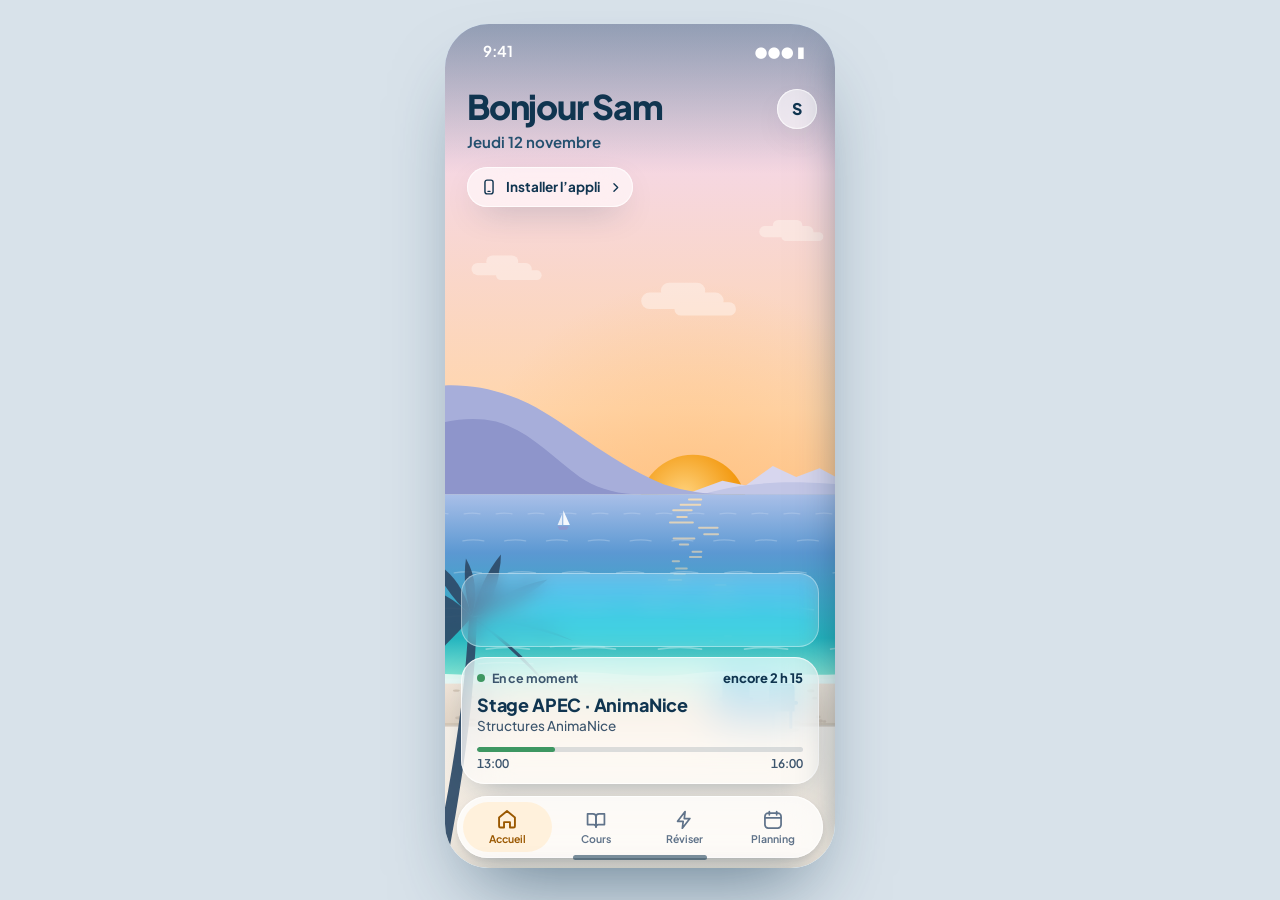
<file: docs/design/prototype.html>
<!doctype html>
<!--
  Promo MAPST · Phase 4 « Une vraie appli »: a working prototype of the new shell.
  Written by Claude chat on 12 Nov 2026. Read docs/phases/phase-4.md first: it says where each
  block of this file goes in the app. The CSS here is meant to be copied, not re-invented.

  What works: the 4 tabs and their transitions, the floating glass tab bar, the living home
  (sky by time of day, moving sea, boat and clouds, entrance, « le mot »), the coloured tab headers that shrink on
  scroll, one pushed page (tap a theme in Réviser), the install sheet (tap « Installer l'appli »).
  Try a sky with ?ciel=aube | jour | couchant | nuit, and the installed look with &installe. On a computer it shows inside a phone frame.

  Open it through a local server from the repository root:
      python3 -m http.server 8000   then   http://localhost:8000/docs/design/prototype.html
-->
<html lang="fr">
<head>
<meta charset="utf-8">
<meta name="viewport" content="width=device-width, initial-scale=1, viewport-fit=cover">
<meta name="apple-mobile-web-app-capable" content="yes">
<meta name="apple-mobile-web-app-status-bar-style" content="black-translucent">
<title>Promo MAPST, prototype</title>
<style>
@font-face { font-family: "Plus Jakarta Sans"; src: url("../../vendor/fonts/plus-jakarta-sans.woff2") format("woff2"); font-weight: 200 800; }

/* ======================================================================================
   1. TOKENS. Same as Phase 3 (css/01-tokens.css), plus the block « new in Phase 4 ».
   ====================================================================================== */
:root {
  --bg: #F3F7FA; --surface: #FFFFFF; --surface-2: #EDF3F7; --line: #E1E9F0;
  --ink: #103550; --ink-2: #4F6680; --ink-3: #60738A; --on-accent: #FFFFFF;
  --scrim: rgba(16, 53, 80, .42);
  --azur: #1070B0;           --azur-ink: #1070B0;           --azur-tint: #E5F1FA;
  --turquoise: #00E6BF;      --turquoise-ink: #007A65;      --turquoise-tint: #DCFAF2;
  --soleil: #F09000;         --soleil-ink: #9A5800;         --soleil-tint: #FFF1DC;
  --lavande: #7766EE;        --lavande-ink: #5B49D6;        --lavande-tint: #EEECFE;
  --bougainvillier: #E0437C; --bougainvillier-ink: #BE2C62; --bougainvillier-tint: #FDE7EF;
  --olivier: #3E9762;        --olivier-ink: #2E7A4E;        --olivier-tint: #E3F4E9;
  --galet: #8E9BA8;          --galet-ink: #5A6B7C;          --galet-tint: #EEF1F4;
  --citron: #E7B416;         --citron-ink: #7A5D00;         --citron-tint: #FFF5D3;
  --btn: #00E6BF; --on-btn: #103550;
  --font: "Plus Jakarta Sans", system-ui, -apple-system, "Segoe UI", sans-serif;
  --r-sheet: 28px; --r-card: 20px; --r-tile: 18px; --r-control: 12px; --r-pill: 999px;
  --shadow: 0 1px 2px rgba(16, 53, 80, .05), 0 10px 28px -14px rgba(16, 53, 80, .28);
  --gutter: 16px;

  /* ---------- new in Phase 4 ---------- */
  /* One gradient per tab: the header of the tab, the bar of its pages, the status bar behind the clock.
     The top of each gradient is dark enough for the white clock of the iPhone (3:1 or more). */
  --grad-accueil:  linear-gradient(168deg, #8A4B00 0%, #C97A00 55%, #F0A93A 100%);   /* Profil and its pages */
  --grad-cours:    linear-gradient(168deg, #5140CC 0%, #7362EC 52%, #A898FF 100%);
  --grad-reviser:  linear-gradient(168deg, #006553 0%, #00977C 52%, #25CDAE 100%);
  --grad-planning: linear-gradient(168deg, #0A5489 0%, #1070B0 50%, #49A4E2 100%);
  --top-accueil: #8A4B00; --top-cours: #5140CC; --top-reviser: #006553; --top-planning: #0A5489;   /* theme-color on Android */
  /* Glass: translucent surfaces that blur what is behind them. */
  --glass: rgba(255, 255, 255, .62);
  --glass-strong: rgba(255, 255, 255, .78);
  --glass-line: rgba(255, 255, 255, .72);
  --glass-blur: blur(22px) saturate(170%);
  --glass-shadow: 0 12px 34px -14px rgba(16, 53, 80, .42);
  --on-glass: #103550; --on-glass-2: #3D566E;
  /* Glass on a coloured header (white text). */
  --glass-on-color: rgba(255, 255, 255, .2);
  --glass-on-color-line: rgba(255, 255, 255, .28);
  /* Motion: three durations, two curves. Nothing else. */
  --t-fast: 160ms; --t-base: 260ms; --t-slow: 520ms;
  --ease-out: cubic-bezier(.2, .8, .2, 1);          /* things arriving */
  --ease-spring: cubic-bezier(.3, 1.45, .45, 1);    /* things that land with a little bounce */
  /* Safe areas of the phone (the frame below fakes them on a computer). */
  --safe-top: env(safe-area-inset-top, 0px);
  --safe-bottom: env(safe-area-inset-bottom, 0px);
  --tabbar-h: 62px;
  --tabbar-gap: max(10px, calc(var(--safe-bottom) - 8px));     /* space under the floating bar */
  --tabbar-space: calc(var(--tabbar-h) + var(--tabbar-gap) + 14px);  /* room to leave at the end of every page */
}
@media (prefers-color-scheme: dark) {
  :root {
    --bg: #0B1A28; --surface: #132637; --surface-2: #1B3146; --line: #23394E;
    --ink: #EAF2F8; --ink-2: #A9BCCC; --ink-3: #7F98AD; --on-accent: #0B1A28;
    --scrim: rgba(0, 0, 0, .55);
    --azur: #3D9AE0;           --azur-ink: #7CC0F2;           --azur-tint: rgba(61, 154, 224, .18);
    --turquoise: #00E6BF;      --turquoise-ink: #41EDCF;      --turquoise-tint: rgba(0, 230, 191, .14);
    --soleil: #FF9F1C;         --soleil-ink: #FFB95C;         --soleil-tint: rgba(255, 159, 28, .16);
    --lavande: #8F82FF;        --lavande-ink: #B4ABFF;        --lavande-tint: rgba(143, 130, 255, .18);
    --bougainvillier: #FF5C93; --bougainvillier-ink: #FF8FB5; --bougainvillier-tint: rgba(255, 92, 147, .16);
    --olivier: #4FBF7F;        --olivier-ink: #86DAA8;        --olivier-tint: rgba(79, 191, 127, .16);
    --galet: #8E9BA8;          --galet-ink: #B9C4CF;          --galet-tint: rgba(142, 155, 168, .16);
    --citron: #F5CF4A;         --citron-ink: #F8DA74;         --citron-tint: rgba(245, 207, 74, .15);
    --shadow: 0 1px 2px rgba(0, 0, 0, .3), 0 12px 28px -16px rgba(0, 0, 0, .7);
    --grad-accueil:  linear-gradient(168deg, #4F2B00 0%, #7A4A00 55%, #A86A12 100%);
    --grad-cours:    linear-gradient(168deg, #2E2385 0%, #4A3BB8 55%, #6A5AD8 100%);
    --grad-reviser:  linear-gradient(168deg, #00382E 0%, #005E4E 55%, #008A72 100%);
    --grad-planning: linear-gradient(168deg, #06304F 0%, #0B4C7C 55%, #1670AE 100%);
    --top-accueil: #4F2B00; --top-cours: #2E2385; --top-reviser: #00382E; --top-planning: #06304F;
  }
}

/* ======================================================================================
   2. APP FEEL. These few rules are what stops it feeling like a web page.
   ====================================================================================== */
* { box-sizing: border-box; -webkit-tap-highlight-color: transparent; }
html, body { height: 100%; margin: 0; overflow: hidden; overscroll-behavior: none; background: var(--bg); }
body { font: 500 15px/1.45 var(--font); color: var(--ink); -webkit-font-smoothing: antialiased;
       -webkit-user-select: none; user-select: none; -webkit-touch-callout: none; touch-action: manipulation; }
button, a { font: inherit; color: inherit; text-decoration: none; border: 0; background: none; padding: 0; text-align: inherit; cursor: pointer; }
/* Everything you can tap answers the finger at once. */
.tap { transition: transform var(--t-fast) var(--ease-out), opacity var(--t-fast); }
.tap:active { transform: scale(.965); opacity: .9; }
svg.i { width: 22px; height: 22px; fill: none; stroke: currentColor; stroke-width: 1.9; stroke-linecap: round; stroke-linejoin: round; flex: none; }
svg.i--s { width: 18px; height: 18px; } svg.i--xs { width: 15px; height: 15px; stroke-width: 2.2; } svg.i--fill { fill: currentColor; stroke: none; }

/* The app fills the screen and never scrolls as a whole: each view scrolls inside. */
.app { position: fixed; inset: 0; overflow: hidden; background: var(--bg); }
.view { position: absolute; inset: 0; overflow-y: auto; overscroll-behavior: contain; -webkit-overflow-scrolling: touch;
        visibility: hidden; scrollbar-width: none; }
.view::-webkit-scrollbar { display: none; }
.view.is-on { visibility: visible; }

/* ======================================================================================
   3. CHANGING TAB. The new view comes from the side of its tab; its blocks follow one by one.
   ====================================================================================== */
.view.is-entering { animation: view-in var(--t-base) var(--ease-out) both; }
.view.is-leaving  { visibility: visible; animation: view-out var(--t-fast) ease-in both; pointer-events: none; }
@keyframes view-in  { from { opacity: 0; transform: translateX(calc(var(--dir, 1) * 26px)); } }
@keyframes view-out { to   { opacity: 0; transform: translateX(calc(var(--dir, 1) * -14px)); } }
/* Blocks marked .rise come up one after the other (set --i: 0, 1, 2… in order). */
.view.is-entering .rise { animation: rise var(--t-slow) var(--ease-out) both; animation-delay: calc(60ms + var(--i, 0) * 45ms); }
@keyframes rise { from { opacity: 0; transform: translateY(14px); } }

/* ======================================================================================
   4. THE TAB BAR. A glass capsule that floats over the page; a « lens » slides under the icons.
   ====================================================================================== */
.tabbar { position: absolute; left: 12px; right: 12px; bottom: var(--tabbar-gap); height: var(--tabbar-h); z-index: 20;
          display: grid; grid-template-columns: repeat(4, 1fr); padding: 6px; border-radius: 31px;
          background: var(--glass-strong); -webkit-backdrop-filter: var(--glass-blur); backdrop-filter: var(--glass-blur);
          box-shadow: 0 14px 34px -12px rgba(16, 53, 80, .38), 0 2px 6px rgba(16, 53, 80, .08), inset 0 0 0 1px var(--glass-line); }
.tabbar__lens { position: absolute; top: 6px; bottom: 6px; left: 6px; width: calc((100% - 12px) / 4); border-radius: 25px;
                background: var(--lens, var(--soleil-tint)); transform: translateX(calc(var(--at, 0) * 100%));
                transition: transform 420ms var(--ease-spring), background-color var(--t-base); }
.tab { position: relative; display: flex; flex-direction: column; align-items: center; justify-content: center; gap: 2px;
       font: 650 10.5px/1.1 var(--font); color: var(--ink-3); transition: color var(--t-base); }
.tab svg { transition: transform 420ms var(--ease-spring); }
.tab.is-on { color: var(--c); }
.tab.is-on svg { transform: translateY(-1px) scale(1.08); }
.tab:active svg { transform: scale(.88); }
.app[data-tab="accueil"][data-ciel="nuit"] .tabbar { --glass-strong: rgba(12, 30, 48, .72); --glass-line: rgba(255, 255, 255, .12); }
.app[data-tab="accueil"][data-ciel="nuit"] .tab:not(.is-on) { color: rgba(255, 255, 255, .7); }
.app[data-tab="accueil"][data-ciel="nuit"] .tabbar__lens { background: rgba(255, 255, 255, .14); }
.app[data-tab="accueil"][data-ciel="nuit"] .tab.is-on { color: #FFD28A; }
@media (prefers-color-scheme: dark) { .tabbar { --glass-strong: rgba(19, 38, 55, .78); --glass-line: rgba(255, 255, 255, .1); } }

/* ======================================================================================
   5. ACCUEIL. The bay fills the screen; everything else is glass floating on it.
   ====================================================================================== */
.home { overflow: hidden; color: var(--on-sky); --on-sky: #103550; --on-sky-2: #24506F; }
/* The picture: anchored at the bottom, 23 % taller than the screen, so the horizon sits above the cards. */
.home__sky { position: absolute; inset: 0; overflow: hidden; background: #BFE1F7; }
.home__sky svg { position: absolute; left: 0; bottom: 0; width: 100%; height: 123%; display: block; }
@media (max-height: 720px) { .home__sky svg { height: 140%; } }   /* small phones: lift the horizon above the cards */
.home__sky .old { transition: opacity 900ms ease; }        /* cross-fade when the sky changes */
/* A soft shade at the top so the white clock of the iPhone stays readable on a pale sky. */
.home__shade { position: absolute; inset: 0 0 auto 0; height: 150px; pointer-events: none;
               background: linear-gradient(rgba(16, 53, 80, .34), rgba(16, 53, 80, 0)); }
.home[data-ciel="couchant"], .home[data-ciel="nuit"] { --on-sky: #FFFFFF; --on-sky-2: rgba(255, 255, 255, .86); }
.home[data-ciel="couchant"] .home__shade { height: 260px; background: linear-gradient(rgba(34, 22, 70, .5), rgba(34, 22, 70, 0)); }
.home[data-ciel="nuit"] .home__shade { background: none; }
/* Night: dark glass, white text. */
.home[data-ciel="nuit"] { --glass: rgba(9, 26, 44, .52); --glass-line: rgba(255, 255, 255, .14); --on-glass: #FFFFFF; --on-glass-2: rgba(255, 255, 255, .78); }

.home__top { position: absolute; left: 22px; right: 18px; top: calc(var(--safe-top) + 18px); display: flex; justify-content: space-between; align-items: flex-start; gap: 12px; }
.home__hello { font: 800 34px/1.08 var(--font); letter-spacing: -.035em; margin: 0; }
.home__hello span { display: inline-block; }
.home__date { font: 650 15px/1.3 var(--font); color: var(--on-sky-2); margin: 6px 0 0; }
.home__me { width: 40px; height: 40px; border-radius: 50%; display: grid; place-items: center; font: 800 16px/1 var(--font); color: var(--on-glass); }
/* « Le mot »: one short line above the card (a sentence the owner added, or a course fact).
   Barely-there glass, so it never fights the picture. Its words arrive one by one. */
.mot { margin: 0; padding: 12px 15px 13px; border-radius: 20px; font: 600 14.5px/1.42 var(--font); color: var(--on-glass); min-height: 74px;
       background: color-mix(in srgb, var(--glass) 42%, transparent); -webkit-backdrop-filter: blur(10px) saturate(150%); backdrop-filter: blur(10px) saturate(150%);
       box-shadow: inset 0 0 0 1px color-mix(in srgb, var(--glass-line) 55%, transparent); transition: opacity 400ms; }
.mot small { display: block; font: 700 11.5px/1.2 var(--font); color: var(--on-glass-2); margin-bottom: 4px; }
.mot .w { display: inline-block; opacity: 0; transform: translateY(8px); filter: blur(4px); animation: word 520ms var(--ease-out) forwards; animation-delay: calc(var(--n) * 38ms); }
.mot.is-out { opacity: 0; }
@keyframes word { to { opacity: 1; transform: none; filter: none; } }

.glass { background: var(--glass); -webkit-backdrop-filter: var(--glass-blur); backdrop-filter: var(--glass-blur);
         box-shadow: var(--glass-shadow), inset 0 0 0 1px var(--glass-line); color: var(--on-glass); }
/* The dock: the word of the moment, then what's on now. Nothing else. It sits just above the tab bar. */
.home__dock { position: absolute; left: var(--gutter); right: var(--gutter); bottom: calc(var(--tabbar-space) - 2px); display: grid; gap: 10px; }
/* Not installed yet: a pill under the date. Installed: it is never shown. */
.install { display: inline-flex; align-items: center; gap: 8px; height: 40px; margin-top: 16px; padding: 0 10px 0 13px; border-radius: 20px; font: 700 13.5px/1 var(--font); }
.app.is-installed .install { display: none; }
.now { display: block; padding: 15px 16px 14px; border-radius: 24px; }
.now__label { display: flex; align-items: center; gap: 7px; font: 700 12.5px/1 var(--font); color: var(--on-glass-2); }
.now__label b { margin-left: auto; font: 750 13px/1 var(--font); color: var(--on-glass); }
.pulse { width: 8px; height: 8px; border-radius: 50%; background: var(--olivier); box-shadow: 0 0 0 0 color-mix(in srgb, var(--olivier) 60%, transparent); animation: pulse 2.2s infinite; }
@keyframes pulse { 70% { box-shadow: 0 0 0 8px transparent; } 100% { box-shadow: 0 0 0 0 transparent; } }
.now__title { font: 750 18px/1.25 var(--font); letter-spacing: -.01em; margin: 9px 0 1px; }
.now__place { font: 500 13.5px/1.3 var(--font); color: var(--on-glass-2); }
.now__bar { height: 5px; border-radius: 3px; background: color-mix(in srgb, var(--on-glass) 14%, transparent); margin-top: 12px; overflow: hidden; }
.now__bar i { display: block; height: 100%; width: 24%; border-radius: 3px; background: var(--olivier); }
.now__times { display: flex; justify-content: space-between; margin-top: 6px; font: 600 12px/1 var(--font); color: var(--on-glass-2); font-variant-numeric: tabular-nums; }

/* The living scene (classes come from docs/design/baie.py). Only while Accueil is on screen.
   Three speeds, as outside: the clouds drift slowly, the boat sails a little faster, the sea is the
   fastest (and its near rows faster than its far ones). Everything loops without a jump:
   a cloud or the boat leaves on one side and comes back on the other; a row of crests slides by
   exactly one crest. The negative delays start each thing where it is drawn. */
.home.is-on .b-cloud  { animation: drift 150s linear infinite; animation-delay: -75s; }
.home.is-on .b-cloud:nth-of-type(2n) { animation-duration: 210s; animation-delay: -105s; }
.home.is-on .b-cloud:nth-of-type(3n) { animation-duration: 120s; animation-delay: -60s; }
.home.is-on .b-boat   { animation: sail 110s linear infinite; animation-delay: -44s; }
.home.is-on .b-swell  { animation: swell var(--t) linear infinite; }
.home.is-on .b-wave   { animation: wave 2.8s ease-in-out infinite alternate; }
.home.is-on .b-glit   { animation: glit 2.2s ease-in-out infinite alternate; }
.home.is-on .b-glit:nth-of-type(3n)   { animation-delay: -.8s; animation-duration: 1.7s; }
.home.is-on .b-glit:nth-of-type(3n+1) { animation-delay: -1.5s; animation-duration: 2.9s; }
.home.is-on .b-glow   { animation: glow 7s ease-in-out infinite alternate; }
.home.is-on .b-fronds { animation: fronds 5s ease-in-out infinite alternate; }
.home.is-on .b-star:nth-of-type(4n) { animation: glit 2.8s ease-in-out infinite alternate; }
@keyframes drift  { from { transform: translateX(-430px); } to { transform: translateX(430px); } }
@keyframes sail   { from { transform: translateX(-200px); } to { transform: translateX(300px); } }
@keyframes swell  { to { transform: translateX(calc(var(--s) * -1)); } }
@keyframes wave   { from { transform: translateX(-9px); } to { transform: translateX(9px); } }
@keyframes glit   { from { opacity: .1; } }
@keyframes glow   { from { transform: scale(1); opacity: .86; } to { transform: scale(1.09); opacity: 1; } }
@keyframes fronds { from { transform: rotate(-1.6deg); } to { transform: rotate(2.2deg); } }

/* Opening the app: the picture settles, the sun comes up, the words and the glass follow. Once. */
.home.is-opening .home__sky svg { animation: sky-in 1300ms var(--ease-out) both; }
.home.is-opening .b-sun, .home.is-opening .b-glow { animation: sun-up 1500ms var(--ease-out) both; }
.home.is-opening .home__hello span { animation: rise 700ms var(--ease-out) both; animation-delay: calc(250ms + var(--i) * 90ms); }
.home.is-opening .home__date, .home.is-opening .home__me, .home.is-opening .install { animation: rise 600ms var(--ease-out) 480ms both; }
.home.is-opening .home__dock > * { animation: land 760ms var(--ease-spring) both; animation-delay: calc(520ms + var(--i) * 90ms); }
.home.is-opening ~ .tabbar { animation: land 760ms var(--ease-spring) 380ms both; }
@keyframes sky-in { from { transform: scale(1.07); opacity: .4; } }
@keyframes sun-up { from { transform: translateY(34px); } }
@keyframes land   { from { opacity: 0; transform: translateY(34px) scale(.97); } }

/* ======================================================================================
   6. THE OTHER TABS. A coloured header (it carries the title and the main control),
      then the content on a rounded sheet that overlaps it.
   ====================================================================================== */
.hd { position: relative; padding: calc(var(--safe-top) + 14px) var(--gutter) 46px; color: #fff; overflow: hidden; background: var(--grad); }
/* Two soft lights in the header: cheap, and it stops the colour looking flat. */
.hd::before, .hd::after { content: ""; position: absolute; border-radius: 50%; pointer-events: none; }
.hd::before { width: 260px; height: 260px; right: -90px; top: -120px; background: radial-gradient(closest-side, rgba(255, 255, 255, .26), transparent); }
.hd::after  { width: 220px; height: 220px; left: -80px; bottom: -130px; background: radial-gradient(closest-side, rgba(255, 255, 255, .16), transparent); }
.hd > * { position: relative; z-index: 1; }
.hd--lift { padding-bottom: 96px; }
.hd__row { display: flex; align-items: center; justify-content: space-between; gap: 10px; min-height: 44px; }
.hd__title { font: 800 30px/1.1 var(--font); letter-spacing: -.03em; margin: 0; }
.hd__sub { font: 550 14px/1.4 var(--font); opacity: .88; margin: 4px 0 0; }
.gchip { display: inline-flex; align-items: center; gap: 5px; height: 32px; padding: 0 12px 0 10px; border-radius: 16px; font: 700 13px/1 var(--font);
         background: var(--glass-on-color); box-shadow: inset 0 0 0 1px var(--glass-on-color-line); -webkit-backdrop-filter: blur(12px); backdrop-filter: blur(12px); color: #fff; }
.gbtn { width: 36px; height: 36px; border-radius: 50%; display: grid; place-items: center; background: #fff; color: var(--mode-deep); }
.gcard { margin-top: 16px; padding: 14px; border-radius: 22px; display: flex; align-items: center; gap: 13px;
         background: var(--glass-on-color); box-shadow: inset 0 0 0 1px var(--glass-on-color-line); -webkit-backdrop-filter: blur(14px); backdrop-filter: blur(14px); }
.gseg { margin-top: 14px; display: grid; grid-template-columns: repeat(3, 1fr); height: 38px; padding: 3px; border-radius: 13px; background: rgba(255, 255, 255, .18); box-shadow: inset 0 0 0 1px var(--glass-on-color-line); }
.gseg span { display: grid; place-items: center; border-radius: 10px; font: 650 13px/1 var(--font); color: rgba(255, 255, 255, .9); }
.gseg span.on { background: #fff; color: var(--mode-deep); font-weight: 750; box-shadow: 0 2px 8px rgba(0, 0, 0, .14); }
.gsearch { margin-top: 14px; display: flex; align-items: center; gap: 9px; height: 42px; padding: 0 14px; border-radius: 14px; font: 550 15px/1 var(--font); color: rgba(255, 255, 255, .88);
           background: var(--glass-on-color); box-shadow: inset 0 0 0 1px var(--glass-on-color-line); }
/* The sheet that carries the content. */
.body { position: relative; z-index: 2; margin-top: -26px; min-height: 60%; padding: 18px var(--gutter) var(--tabbar-space); background: var(--bg); border-radius: var(--r-sheet) var(--r-sheet) 0 0; }
.body--lift { padding-top: 0; }            /* when a card straddles the header (Planning) */
.body--lift > :first-child { transform: translateY(-34px); margin-bottom: -22px; }
/* The small bar that stays at the top once the big header has scrolled away. It also colours the status bar. */
.topbar { position: absolute; inset: 0 0 auto 0; z-index: 15; height: calc(var(--safe-top) + 44px); padding-top: var(--safe-top); background: var(--grad); color: #fff;
          display: flex; align-items: center; justify-content: center; font: 750 16px/1 var(--font); opacity: 0; pointer-events: none; transition: opacity var(--t-fast); }
.topbar.is-on { opacity: 1; }
.topbar--page { opacity: 1; pointer-events: auto; justify-content: flex-start; padding-left: 8px; }   /* pages opened from a tab */
.topbar--page a { display: inline-flex; align-items: center; gap: 1px; font: 650 16px/1 var(--font); }
/* --mode-deep is the colour of text and icons on the white controls of a header (same in light and dark). */
.m-accueil  { --grad: var(--grad-accueil);  --mode-ink: var(--soleil-ink);    --mode-tint: var(--soleil-tint);    --mode-deep: #8A4B00; }
.m-cours    { --grad: var(--grad-cours);    --mode-ink: var(--lavande-ink);   --mode-tint: var(--lavande-tint);   --mode-deep: #5140CC; }
.m-reviser  { --grad: var(--grad-reviser);  --mode-ink: var(--turquoise-ink); --mode-tint: var(--turquoise-tint); --mode-deep: #006553; }
.m-planning { --grad: var(--grad-planning); --mode-ink: var(--azur-ink);      --mode-tint: var(--azur-tint);      --mode-deep: #0A5489; }

/* ---------- pieces shared by the three tabs (as in Phase 3, slightly rounder) ---------- */
.card { background: var(--surface); border-radius: var(--r-card); box-shadow: var(--shadow); }
.list { background: var(--surface); border-radius: var(--r-card); box-shadow: var(--shadow); overflow: hidden; }
.row { display: flex; align-items: center; gap: 12px; padding: 13px 14px 13px 16px; min-height: 58px; width: 100%; }
.row + .row { border-top: 1px solid var(--line); }
.row__main { flex: 1; min-width: 0; } .row__title { font: 650 15px/1.35 var(--font); }
.small { font: 500 13px/1.4 var(--font); } .muted { color: var(--ink-2); } .faint { color: var(--ink-3); } .chev { color: var(--ink-3); }
.tile-icon { width: 38px; height: 38px; border-radius: 12px; display: grid; place-items: center; flex: none; background: var(--c-tint); color: var(--c-ink); }
.section-title { font: 700 17px/1.3 var(--font); margin: 22px 4px 10px; display: flex; align-items: baseline; justify-content: space-between; }
.section-title small { font: 600 13px/1 var(--font); color: var(--ink-3); }
.tag { display: inline-flex; align-items: center; height: 20px; padding: 0 7px; border-radius: 6px; font: 700 11px/1 var(--font); background: var(--c-tint); color: var(--c-ink); }
.bar { height: 5px; border-radius: 3px; background: color-mix(in srgb, var(--c) 18%, var(--surface-2)); overflow: hidden; } .bar i { display: block; height: 100%; border-radius: 3px; background: var(--c); }
.c-bougainvillier { --c: var(--bougainvillier); --c-ink: var(--bougainvillier-ink); --c-tint: var(--bougainvillier-tint); }
.c-soleil { --c: var(--soleil); --c-ink: var(--soleil-ink); --c-tint: var(--soleil-tint); }
.c-lavande { --c: var(--lavande); --c-ink: var(--lavande-ink); --c-tint: var(--lavande-tint); }
.c-turquoise { --c: var(--turquoise); --c-ink: var(--turquoise-ink); --c-tint: var(--turquoise-tint); }
.c-azur { --c: var(--azur); --c-ink: var(--azur-ink); --c-tint: var(--azur-tint); }
.c-olivier { --c: var(--olivier); --c-ink: var(--olivier-ink); --c-tint: var(--olivier-tint); }
.c-galet { --c: var(--galet); --c-ink: var(--galet-ink); --c-tint: var(--galet-tint); }
.c-citron { --c: var(--citron); --c-ink: var(--citron-ink); --c-tint: var(--citron-tint); }

/* Réviser: theme tiles washed with their colour, a big faint icon in the corner. */
.grid { display: grid; grid-template-columns: 1fr 1fr; gap: 12px; }
.tile { position: relative; overflow: hidden; display: flex; flex-direction: column; min-height: 142px; padding: 14px; border-radius: var(--r-tile); box-shadow: var(--shadow);
        background: linear-gradient(155deg, color-mix(in srgb, var(--c) 17%, var(--surface)) 0%, var(--surface) 72%); }
.tile__ghost { position: absolute; right: -14px; bottom: -16px; width: 92px; height: 92px; color: var(--c); opacity: .16; stroke-width: 1.5; }
.tile__title { font: 700 15px/1.3 var(--font); margin: 10px 0 0; }
.tile__foot { margin-top: auto; padding-top: 12px; position: relative; }
.tile__foot small { display: block; margin-top: 7px; font: 600 12px/1 var(--font); color: var(--ink-3); }
.ring { width: 46px; height: 46px; flex: none; }
.play { width: 44px; height: 44px; border-radius: 50%; display: grid; place-items: center; background: #fff; color: var(--mode-deep); flex: none; box-shadow: 0 6px 16px -6px rgba(0, 0, 0, .35); }

/* Planning: one card per day, half on the header. Each says the day, the date and what's on;
   two small bars show the morning and the afternoon. The strip slides sideways; today is centred. */
.days { display: flex; gap: 8px; overflow-x: auto; scroll-snap-type: x mandatory; scrollbar-width: none; margin: -78px calc(var(--gutter) * -1) 6px; padding: 8px var(--gutter) 16px; }
.days::-webkit-scrollbar { display: none; }
.dcard { flex: 0 0 70px; height: 112px; padding: 11px 6px 10px; border-radius: 22px; display: flex; flex-direction: column; align-items: center; text-align: center; scroll-snap-align: center;
         background: var(--surface); box-shadow: var(--shadow); transition: transform 380ms var(--ease-spring), background var(--t-base), box-shadow var(--t-base); }
.dcard small { font: 650 11.5px/1 var(--font); color: var(--ink-3); }
.dcard b { font: 800 23px/1.1 var(--font); letter-spacing: -.02em; margin-top: 4px; font-variant-numeric: tabular-nums; }
.dcard span { font: 650 10.5px/1.2 var(--font); color: var(--ink-2); margin-top: 4px; display: -webkit-box; -webkit-line-clamp: 2; -webkit-box-orient: vertical; overflow: hidden; }
.halves { margin-top: auto; display: flex; gap: 3px; height: 4px; } .halves i { width: 19px; height: 4px; border-radius: 2px; background: var(--c, var(--line)); }
.dcard.on { color: #fff; background: linear-gradient(160deg, #2B95DA, #0A5489); transform: translateY(-6px) scale(1.05); box-shadow: 0 16px 26px -12px rgba(10, 84, 137, .75); }
.dcard.on small, .dcard.on span { color: rgba(255, 255, 255, .88); } .dcard.on .halves i { background: #fff; }
.dcard.off { background: color-mix(in srgb, var(--surface) 72%, transparent); box-shadow: none; } .dcard.off b, .dcard.off span { color: var(--ink-3); }
/* The day's half-days on a little time line. */
.slots { position: relative; display: grid; gap: 10px; }
.slot { display: flex; gap: 12px; align-items: stretch; padding: 14px 14px 14px 12px; border-radius: 20px; background: var(--surface); box-shadow: var(--shadow); }
.slot__when { width: 46px; flex: none; font: 750 14px/1.25 var(--font); font-variant-numeric: tabular-nums; text-align: right; }
.slot__when span { display: block; font: 500 12.5px/1.3 var(--font); color: var(--ink-3); }
.slot.is-now { background: linear-gradient(150deg, color-mix(in srgb, var(--c) 15%, var(--surface)), var(--surface) 75%); box-shadow: var(--shadow), inset 0 0 0 1.5px color-mix(in srgb, var(--c) 45%, transparent); }
.slot__bar { height: 4px; border-radius: 2px; margin-top: 9px; background: color-mix(in srgb, var(--c) 18%, var(--surface-2)); overflow: hidden; } .slot__bar i { display: block; height: 100%; width: 24%; background: var(--c); border-radius: 2px; }
.weekhead { display: flex; align-items: center; justify-content: space-between; margin-top: 12px; font: 700 16px/1 var(--font); }
.banner { display: flex; gap: 10px; align-items: flex-start; margin: 0 0 14px; padding: 12px 14px; border-radius: 16px; background: var(--citron-tint); font: 500 13px/1.4 var(--font); color: var(--ink-2); }
.banner b { color: var(--ink); font-weight: 700; }
.row__time { width: 46px; flex: none; font: 700 14px/1.25 var(--font); font-variant-numeric: tabular-nums; }
.row__time span { display: block; font: 500 13px/1.3 var(--font); color: var(--ink-3); }
.slot-bar { width: 4px; align-self: stretch; border-radius: 2px; flex: none; background: var(--c); }

/* Cours: the programme as a path. One card per chapter, in the order of the year, on a line. */
.filters { display: flex; gap: 8px; margin-top: 14px; overflow-x: auto; scrollbar-width: none; }
.filters span { flex: none; height: 34px; padding: 0 14px; border-radius: 17px; display: grid; place-items: center; font: 700 13px/1 var(--font); color: #fff; background: var(--glass-on-color); box-shadow: inset 0 0 0 1px var(--glass-on-color-line); }
.filters span.on { background: #fff; color: var(--mode-deep); box-shadow: 0 2px 8px rgba(0, 0, 0, .14); }
.path { position: relative; display: grid; gap: 12px; }
.path::before { content: ""; position: absolute; left: 21px; top: 30px; bottom: 30px; border-left: 2px dashed var(--line); }
.chap { position: relative; display: flex; gap: 12px; align-items: flex-start; }
.chap__n { position: relative; z-index: 1; width: 44px; height: 44px; border-radius: 50%; display: grid; place-items: center; flex: none; margin-top: 10px; font: 800 16px/1 var(--font);
           background: var(--c-ink); color: var(--on-accent); box-shadow: 0 0 0 5px var(--bg); }
.chap__card { flex: 1; min-width: 0; padding: 14px 14px 13px; border-radius: 20px; box-shadow: var(--shadow); background: linear-gradient(155deg, color-mix(in srgb, var(--c) 14%, var(--surface)), var(--surface) 70%); }
.chap__when { font: 650 12px/1.2 var(--font); color: var(--c-ink); }
.chap__title { font: 750 16px/1.25 var(--font); margin: 3px 0 2px; }
.chap__acts { display: flex; flex-wrap: wrap; gap: 6px; margin-top: 10px; }
.pill { display: inline-flex; align-items: center; gap: 5px; height: 28px; padding: 0 10px; border-radius: 14px; font: 700 12px/1 var(--font); background: var(--c-tint); color: var(--c-ink); }
.pill--soon { background: var(--surface-2); color: var(--ink-3); }
.doc-kind { width: 40px; height: 46px; border-radius: 10px; display: grid; place-items: center; flex: none; font: 800 10px/1 var(--font); letter-spacing: .02em; background: var(--c-tint); color: var(--c-ink); }

/* ======================================================================================
   7. PAGES AND SHEETS (the look only: js/core/nav.js already moves them).
   ====================================================================================== */
.page { position: absolute; inset: 0; z-index: 12; background: var(--bg); overflow-y: auto; transform: translateX(100%); transition: transform 380ms var(--ease-out); box-shadow: -18px 0 40px -24px rgba(16, 53, 80, .5); }
.page.is-on { transform: none; }
.page__body { padding: calc(var(--safe-top) + 44px + 18px) var(--gutter) var(--tabbar-space); }
.scrim { position: absolute; inset: 0; z-index: 30; background: var(--scrim); opacity: 0; pointer-events: none; transition: opacity var(--t-base); }
.sheet { position: absolute; inset: auto 0 0 0; z-index: 31; background: var(--surface); border-radius: var(--r-sheet) var(--r-sheet) 0 0; padding: 10px 20px calc(var(--safe-bottom) + 22px);
         transform: translateY(105%); transition: transform 460ms var(--ease-spring); box-shadow: 0 -20px 40px -20px rgba(16, 53, 80, .4); }
.sheet-open .scrim { opacity: 1; pointer-events: auto; } .sheet-open .sheet { transform: none; }
.grabber { width: 38px; height: 5px; border-radius: 3px; background: var(--line); margin: 0 auto 16px; }
.steps { margin: 16px 0 0; padding: 0; list-style: none; counter-reset: s; display: grid; gap: 12px; }
.steps li { counter-increment: s; display: flex; gap: 12px; align-items: center; font: 600 15px/1.35 var(--font); }
.steps li::before { content: counter(s); width: 30px; height: 30px; border-radius: 50%; display: grid; place-items: center; flex: none; font: 800 14px/1 var(--font); background: var(--turquoise-tint); color: var(--turquoise-ink); }
.kbd { display: inline-grid; place-items: center; min-width: 26px; height: 26px; padding: 0 5px; border-radius: 7px; background: var(--surface-2); color: var(--azur-ink); vertical-align: -6px; }
.btn { display: flex; align-items: center; justify-content: center; height: 48px; border-radius: 15px; font: 700 16px/1 var(--font); background: var(--btn); color: var(--on-btn); width: 100%; margin-top: 20px; }

/* Calm phones: no movement, everything is simply there. */
@media (prefers-reduced-motion: reduce) { *, *::before, *::after { animation: none !important; transition-duration: 1ms !important; } .mot .w { opacity: 1; transform: none; filter: none; } }

/* ======================================================================================
   8. ONLY FOR THIS PROTOTYPE: a phone frame on a computer, with fake safe areas and a fake clock.
   ====================================================================================== */
.fake-status { display: none; }
@media (min-width: 600px) {
  html, body { background: #D8E2EA; }
  .app { position: relative; inset: auto; width: 390px; height: 844px; margin: 24px auto; border-radius: 44px; box-shadow: 0 40px 80px -30px rgba(16, 53, 80, .6); --safe-top: 47px; --safe-bottom: 34px; }
  .fake-status { display: flex; position: absolute; inset: 0 0 auto 0; height: 47px; z-index: 40; padding: 6px 30px 0 38px; align-items: center; justify-content: space-between; font: 650 15px/1 var(--font); color: #fff; pointer-events: none; }
  .fake-status::after { content: ""; position: absolute; left: 50%; top: 831px; width: 134px; height: 5px; margin-left: -67px; border-radius: 3px; background: currentColor; opacity: .55; }
  .app[data-tab]:not([data-tab="accueil"]) .fake-status::after, .app[data-ciel="aube"] .fake-status::after, .app[data-ciel="jour"] .fake-status::after { background: #103550; }
}
</style>
</head>
<body>
<svg width="0" height="0" style="position:absolute" aria-hidden="true"><defs>
  <symbol id="home" viewBox="0 0 24 24"><path d="M4 10.4 12 4l8 6.4V19a1.6 1.6 0 0 1-1.6 1.6H15v-5.4H9v5.4H5.6A1.6 1.6 0 0 1 4 19z"/></symbol>
  <symbol id="bolt" viewBox="0 0 24 24"><path d="M13.2 2.8 5 13.4h6.1L10.2 21 18.4 10.4h-6.1z"/></symbol>
  <symbol id="book" viewBox="0 0 24 24"><path d="M2.8 5.2h5.8A3.4 3.4 0 0 1 12 8.6v11a2.6 2.6 0 0 0-2.6-2.6H2.8z"/><path d="M21.2 5.2h-5.8A3.4 3.4 0 0 0 12 8.6v11a2.6 2.6 0 0 1 2.6-2.6h6.6z"/></symbol>
  <symbol id="cal" viewBox="0 0 24 24"><rect x="3.2" y="4.6" width="17.6" height="16.2" rx="3.6"/><path d="M3.2 9.6h17.6M8 2.8v3.6M16 2.8v3.6"/></symbol>
  <symbol id="left" viewBox="0 0 24 24"><path d="m14.5 18-6-6 6-6"/></symbol>
  <symbol id="right" viewBox="0 0 24 24"><path d="m9.5 18 6-6-6-6"/></symbol>
  <symbol id="plus" viewBox="0 0 24 24"><path d="M12 5.5v13M5.5 12h13"/></symbol>
  <symbol id="x" viewBox="0 0 24 24"><path d="M6.5 6.5l11 11M17.5 6.5l-11 11"/></symbol>
  <symbol id="flame" viewBox="0 0 24 24"><path d="M12 2.8c.6 3 2.6 4.6 4.1 6.4 1.4 1.7 2.4 3.4 2.4 5.6a6.5 6.5 0 0 1-13 0c0-2.4 1.2-4.2 2.6-5.6.3 1.4 1 2.4 2 2.8C9.6 9 10.2 5.4 12 2.8z"/></symbol>
  <symbol id="repeat" viewBox="0 0 24 24"><path d="M17 2.5 20.5 6 17 9.5"/><path d="M3.5 11V9.5A3.5 3.5 0 0 1 7 6h13.5"/><path d="M7 21.5 3.5 18 7 14.5"/><path d="M20.5 13v1.5A3.5 3.5 0 0 1 17 18H3.5"/></symbol>
  <symbol id="flag" viewBox="0 0 24 24"><path d="M5.5 21V4.4M5.5 4.4h11.6l-2.1 4 2.1 4H5.5"/></symbol>
  <symbol id="play" viewBox="0 0 24 24"><path d="M8.5 5.8v12.4l10-6.2z" fill="currentColor"/></symbol>
  <symbol id="info" viewBox="0 0 24 24"><circle cx="12" cy="12" r="8.6"/><path d="M12 11v5.2M12 7.9v.1"/></symbol>
  <symbol id="search" viewBox="0 0 24 24"><circle cx="11" cy="11" r="6.6"/><path d="m16 16 4.4 4.4"/></symbol>
  <symbol id="phone" viewBox="0 0 24 24"><rect x="6.6" y="2.8" width="10.8" height="18.4" rx="2.8"/><path d="M10.6 17.8h2.8"/></symbol>
  <symbol id="share" viewBox="0 0 24 24"><path d="M12 14.6V3.4M8 7l4-3.8L16 7"/><path d="M8 10.4H6.6A1.8 1.8 0 0 0 4.8 12.2v6.6a1.8 1.8 0 0 0 1.8 1.8h10.8a1.8 1.8 0 0 0 1.8-1.8v-6.6a1.8 1.8 0 0 0-1.8-1.8H16"/></symbol>
  <symbol id="dots" viewBox="0 0 24 24"><path d="M6 12h.1M12 12h.1M18 12h.1" stroke-width="3"/></symbol>
  <symbol id="addbox" viewBox="0 0 24 24"><rect x="4" y="4" width="16" height="16" rx="4"/><path d="M12 8.4v7.2M8.4 12h7.2"/></symbol>
  <symbol id="figure" viewBox="0 0 24 24"><circle cx="12" cy="4.8" r="2.1"/><path d="M6 9.4 12 11l6-1.6M12 11v4.6M12 15.6 8.6 21M12 15.6l3.4 5.4"/></symbol>
  <symbol id="battery" viewBox="0 0 24 24"><rect x="2.6" y="7" width="16.4" height="10" rx="2.6"/><path d="M21.4 10.4v3.2M11.6 8.8 9.4 12.3h3.2l-2.2 3.5"/></symbol>
  <symbol id="users" viewBox="0 0 24 24"><circle cx="9" cy="8.4" r="3.2"/><path d="M3.2 19.6a5.8 5.8 0 0 1 11.6 0"/><circle cx="17.2" cy="9.6" r="2.4"/><path d="M15.8 14.6a4.6 4.6 0 0 1 5 5"/></symbol>
  <symbol id="dumbbell" viewBox="0 0 24 24"><path d="M6.6 7.6v8.8M17.4 7.6v8.8M3.6 9.8v4.4M20.4 9.8v4.4M6.6 12h10.8"/></symbol>
</defs></svg>

<div class="app" data-tab="accueil" data-ciel="aube">
  <div class="fake-status"><span>9:41</span><span>●●● ▮</span></div>

  <!-- ============================ ACCUEIL ============================ -->
  <section class="view home is-on is-opening" data-view="accueil" data-ciel="aube">
    <div class="home__sky"></div>
    <div class="home__shade"></div>
    <header class="home__top">
      <div>
        <h1 class="home__hello"><span style="--i:0">Bonjour</span> <span style="--i:1">Sam</span></h1>
        <p class="home__date">Jeudi 12 novembre</p>
        <button class="install glass tap" data-open-sheet><svg class="i i--s"><use href="#phone"/></svg>Installer l’appli<svg class="i i--xs"><use href="#right"/></svg></button>
      </div>
      <button class="home__me glass tap" aria-label="Profil">S</button>
    </header>
    <div class="home__dock">
      <p class="mot" style="--i:0" aria-live="off"></p>
      <a class="now glass tap" style="--i:1" data-go="planning">
        <div class="now__label"><i class="pulse"></i>En ce moment<b>encore 2&nbsp;h&nbsp;15</b></div>
        <div class="now__title">Stage APEC · AnimaNice</div>
        <div class="now__place">Structures AnimaNice</div>
        <div class="now__bar"><i></i></div>
        <div class="now__times"><span>13:00</span><span>16:00</span></div>
      </a>
    </div>
  </section>

  <!-- ============================ COURS ============================ -->
  <section class="view m-cours" data-view="cours">
    <div class="topbar">Cours</div>
    <header class="hd">
      <div class="hd__row"><h1 class="hd__title">Cours</h1></div>
      <p class="hd__sub">Le programme dans l’ordre de l’année. Chaque étape a son quiz et ses documents.</p>
      <div class="filters"><span class="on">Tout</span><span>BC1</span><span>BC2</span><span>BC3</span><span>Transversal</span></div>
    </header>
    <div class="body">
      <div class="path">
        <a class="chap tap rise c-olivier" style="--i:0"><span class="chap__n">1</span><div class="chap__card"><div class="chap__when">Septembre · BC3</div><div class="chap__title">La fiche de séance</div><div class="small muted">Construire une séance, de l’objectif au bilan.</div><div class="chap__acts"><span class="pill"><svg class="i i--xs"><use href="#bolt"/></svg>Quiz 7/10</span><span class="pill"><svg class="i i--xs"><use href="#book"/></svg>3 documents</span><span class="pill pill--soon">Fiche bientôt</span></div></div></a>
        <a class="chap tap rise c-bougainvillier" style="--i:1"><span class="chap__n">2</span><div class="chap__card"><div class="chap__when">Septembre · BC3</div><div class="chap__title">Anatomie et mouvement</div><div class="small muted">Os, articulations, muscles : comment le corps bouge.</div><div class="chap__acts"><span class="pill"><svg class="i i--xs"><use href="#bolt"/></svg>Quiz 4/20</span><span class="pill"><svg class="i i--xs"><use href="#book"/></svg>3 documents</span><span class="pill pill--soon">Fiche bientôt</span></div></div></a>
        <a class="chap tap rise c-soleil" style="--i:2"><span class="chap__n">3</span><div class="chap__card"><div class="chap__when">Septembre · BC3</div><div class="chap__title">Filières énergétiques</div><div class="small muted">D’où vient l’énergie de l’effort.</div><div class="chap__acts"><span class="pill"><svg class="i i--xs"><use href="#bolt"/></svg>Quiz 10/10</span><span class="pill"><svg class="i i--xs"><use href="#book"/></svg>1 document</span><span class="pill pill--soon">Fiche bientôt</span></div></div></a>
        <a class="chap tap rise c-azur" style="--i:3"><span class="chap__n">4</span><div class="chap__card"><div class="chap__when">Septembre · Transversal</div><div class="chap__title">Rôle et obligations de l’éducateur</div><div class="small muted">Ce que la loi attend de toi.</div><div class="chap__acts"><span class="pill"><svg class="i i--xs"><use href="#bolt"/></svg>Quiz</span><span class="pill"><svg class="i i--xs"><use href="#book"/></svg>2 documents</span><span class="pill pill--soon">Fiche bientôt</span></div></div></a>
        <a class="chap tap rise c-turquoise" style="--i:4"><span class="chap__n">5</span><div class="chap__card"><div class="chap__when">Octobre · BC3</div><div class="chap__title">Activités d’entretien corporel</div><div class="small muted">Forme, santé, bien-être : les pratiques et leurs publics.</div><div class="chap__acts"><span class="pill"><svg class="i i--xs"><use href="#bolt"/></svg>Quiz</span><span class="pill"><svg class="i i--xs"><use href="#book"/></svg>1 document</span><span class="pill pill--soon">Fiche bientôt</span></div></div></a>
      </div>
    </div>
  </section>

  <!-- ============================ RÉVISER ============================ -->
  <section class="view m-reviser" data-view="reviser">
    <div class="topbar">Réviser</div>
    <header class="hd">
      <div class="hd__row"><h1 class="hd__title">Réviser</h1>
        <span style="display:flex;gap:6px"><span class="gchip"><svg class="i i--xs i--fill"><use href="#flame"/></svg>3 jours</span><span class="gchip"><svg class="i i--xs i--fill"><use href="#bolt"/></svg>120 XP</span></span></div>
      <a class="gcard tap">
        <svg class="ring" viewBox="0 0 46 46"><circle cx="23" cy="23" r="19" fill="none" stroke="rgba(255,255,255,.28)" stroke-width="5"/><circle cx="23" cy="23" r="19" fill="none" stroke="#fff" stroke-width="5" stroke-linecap="round" stroke-dasharray="47.8 119.4" transform="rotate(-90 23 23)"/><text x="23" y="27.5" text-anchor="middle" font-family="Plus Jakarta Sans" font-weight="800" font-size="12" fill="#fff">4/10</text></svg>
        <div class="row__main"><div style="font:750 16px/1.25 var(--font)">Os et articulations</div><div class="small" style="opacity:.88">Continuer la leçon</div></div>
        <span class="play"><svg class="i"><use href="#play"/></svg></span>
      </a>
    </header>
    <div class="body">
      <div class="list rise" style="--i:0">
        <a class="row tap c-bougainvillier"><span class="tile-icon"><svg class="i i--s"><use href="#repeat"/></svg></span><div class="row__main"><div class="row__title">Mes erreurs</div><div class="small muted">4 questions à revoir</div></div><svg class="i i--s chev"><use href="#right"/></svg></a>
      </div>
      <h2 class="section-title rise" style="--i:1">Thèmes</h2>
      <div class="grid">
        <a class="tile tap rise c-bougainvillier" style="--i:2" data-push><svg class="i tile__ghost"><use href="#figure"/></svg><span class="tile-icon"><svg class="i i--s"><use href="#figure"/></svg></span><p class="tile__title">Anatomie et mouvement</p><div class="tile__foot"><div class="bar"><i style="width:20%"></i></div><small>Leçon 1 sur 2</small></div></a>
        <a class="tile tap rise c-soleil" style="--i:3"><svg class="i tile__ghost"><use href="#battery"/></svg><span class="tile-icon"><svg class="i i--s"><use href="#battery"/></svg></span><p class="tile__title">Filières énergétiques</p><div class="tile__foot"><div class="bar"><i style="width:100%"></i></div><small>Terminé</small></div></a>
        <a class="tile tap rise c-lavande" style="--i:4"><svg class="i tile__ghost"><use href="#users"/></svg><span class="tile-icon"><svg class="i i--s"><use href="#users"/></svg></span><p class="tile__title">Les publics et leurs caractéristiques</p><div class="tile__foot"><div class="bar"></div><small>1 leçon</small></div></a>
        <a class="tile tap rise c-turquoise" style="--i:5"><svg class="i tile__ghost"><use href="#dumbbell"/></svg><span class="tile-icon"><svg class="i i--s"><use href="#dumbbell"/></svg></span><p class="tile__title">Activités d’entretien corporel</p><div class="tile__foot"><div class="bar"></div><small>1 leçon</small></div></a>
      </div>
    </div>
  </section>

  <!-- ============================ PLANNING ============================ -->
  <section class="view m-planning" data-view="planning">
    <div class="topbar">Planning</div>
    <header class="hd hd--lift">
      <div class="hd__row"><h1 class="hd__title">Planning</h1>
        <span style="display:flex;gap:8px;align-items:center"><span class="gchip tap" style="padding:0 13px">Aujourd’hui</span><span class="gbtn tap"><svg class="i i--s" style="stroke-width:2.5"><use href="#plus"/></svg></span></span></div>
      <div class="gseg"><span class="on">Semaine</span><span>Mois</span><span>Année</span></div>
      <div class="weekhead"><span>9 – 15 novembre</span><span style="display:flex;gap:14px"><svg class="i i--s"><use href="#left"/></svg><svg class="i i--s"><use href="#right"/></svg></span></div>
    </header>
    <div class="body">
      <div class="days rise" style="--i:0">
        <a class="dcard tap c-olivier"><small>lun.</small><b>9</b><span>Stage APEC</span><div class="halves"><i></i><i></i></div></a>
        <a class="dcard tap c-olivier"><small>mar.</small><b>10</b><span>Stage APEC</span><div class="halves"><i></i><i></i></div></a>
        <a class="dcard tap off"><small>mer.</small><b>11</b><span>Férié</span><div class="halves"></div></a>
        <a class="dcard tap on"><small>jeu.</small><b>12</b><span>Stage APEC</span><div class="halves"><i></i><i></i></div></a>
        <a class="dcard tap c-olivier"><small>ven.</small><b>13</b><span>Stage APEC</span><div class="halves"><i></i><i style="--c:var(--galet)"></i></div></a>
        <a class="dcard tap off"><small>sam.</small><b>14</b><span>Repos</span><div class="halves"></div></a>
        <a class="dcard tap off"><small>dim.</small><b>15</b><span>Repos</span><div class="halves"></div></a>
      </div>
      <h2 class="section-title rise" style="--i:1;margin-top:0">Aujourd’hui <small>jeudi 12 novembre</small></h2>
      <div class="slots rise c-olivier" style="--i:2">
        <a class="slot tap"><div class="slot__when">9:00<span>12:00</span></div><span class="slot-bar"></span><div class="row__main"><div class="row__title">Stage APEC · AnimaNice</div><div class="small muted">Structures AnimaNice, Ville de Nice</div></div><svg class="i i--s chev" style="align-self:center"><use href="#right"/></svg></a>
        <a class="slot tap is-now"><div class="slot__when">13:00<span>16:00</span></div><span class="slot-bar"></span><div class="row__main"><div class="row__title">Stage APEC · AnimaNice <span class="tag c-olivier">En cours</span></div><div class="small muted">Structures AnimaNice, encore 2&nbsp;h&nbsp;15</div><div class="slot__bar"><i></i></div></div><svg class="i i--s chev" style="align-self:center"><use href="#right"/></svg></a>
      </div>
      <div class="banner rise" style="--i:3;margin-top:14px"><svg class="i i--s" style="color:var(--citron-ink);margin-top:1px"><use href="#info"/></svg><span><b>Du 2 au 20 novembre</b>&nbsp;: stage APEC dans les AnimaNice. Tes horaires exacts sont sur ton planning de stage.</span></div>
      <div class="list rise" style="--i:4;margin-top:0">
        <a class="row tap c-bougainvillier"><span class="tile-icon"><svg class="i i--s"><use href="#flag"/></svg></span><div class="row__main"><div class="row__title">Dates clés</div><div class="small muted">Prochaine&nbsp;: dossier BC3, 15&nbsp;mars</div></div><svg class="i i--s chev"><use href="#right"/></svg></a>
      </div>
    </div>
  </section>

  <!-- A page opened from Réviser: the tab's colour stays behind the clock. -->
  <section class="page m-reviser" data-page>
    <div class="topbar topbar--page"><a class="tap" data-back><svg class="i"><use href="#left"/></svg>Réviser</a></div>
    <div class="page__body">
      <h1 style="font:800 26px/1.15 var(--font);letter-spacing:-.02em;margin:0">Anatomie et mouvement</h1>
      <p class="small muted" style="margin:6px 0 0">2 leçons, 20 questions. Le chemin des leçons reste celui de la phase 3.</p>
    </div>
  </section>

  <nav class="tabbar" style="--at:0">
    <i class="tabbar__lens"></i>
    <button class="tab is-on" data-tab="accueil" style="--c:var(--soleil-ink)" data-lens="var(--soleil-tint)"><svg class="i"><use href="#home"/></svg>Accueil</button>
    <button class="tab" data-tab="cours" style="--c:var(--lavande-ink)" data-lens="var(--lavande-tint)"><svg class="i"><use href="#book"/></svg>Cours</button>
    <button class="tab" data-tab="reviser" style="--c:var(--turquoise-ink)" data-lens="var(--turquoise-tint)"><svg class="i"><use href="#bolt"/></svg>Réviser</button>
    <button class="tab" data-tab="planning" style="--c:var(--azur-ink)" data-lens="var(--azur-tint)"><svg class="i"><use href="#cal"/></svg>Planning</button>
  </nav>

  <!-- The install help, iPhone version. -->
  <div class="scrim" data-close-sheet></div>
  <div class="sheet" role="dialog" aria-label="Installer l’appli">
    <div class="grabber"></div>
    <h2 style="font:800 22px/1.2 var(--font);letter-spacing:-.02em;margin:0">Installer l’appli</h2>
    <p class="muted" style="margin:6px 0 0">Sur iPhone, c’est Safari qui installe. Trois gestes&nbsp;:</p>
    <ol class="steps">
      <li><span>Touche <span class="kbd"><svg class="i i--s"><use href="#dots"/></svg></span> ou <span class="kbd"><svg class="i i--s"><use href="#share"/></svg></span> en bas de Safari, puis «&nbsp;Partager&nbsp;».</span></li>
      <li><span>Fais défiler et touche <span class="kbd"><svg class="i i--s"><use href="#addbox"/></svg></span> «&nbsp;Sur l’écran d’accueil&nbsp;».</span></li>
      <li><span>Touche «&nbsp;Ajouter&nbsp;». L’appli arrive avec tes autres applis.</span></li>
    </ol>
    <p class="small faint" style="margin:14px 0 0">Tu ne vois pas ces boutons&nbsp;? Tu es dans Instagram ou Snapchat&nbsp;: ouvre d’abord le lien dans Safari.</p>
    <button class="btn tap" data-close-sheet>J’ai compris</button>
  </div>
</div>

<script>
// ---------------------------------------------------------------------------------------
// Prototype script. The app already has all of this in js/core/nav.js, accueil.js, sun.js:
// take the ideas (order of the tabs, the two classes, the lens), not the code.
// ---------------------------------------------------------------------------------------
const app = document.querySelector(".app");
const ORDER = ["accueil", "cours", "reviser", "planning"];
const views = Object.fromEntries([...document.querySelectorAll("[data-view]")].map((v) => [v.dataset.view, v]));
const bar = document.querySelector(".tabbar");
let current = "accueil";

function go(tab) {
  if (tab === current) { views[tab].scrollTo({ top: 0, behavior: "smooth" }); return; }
  const from = views[current], to = views[tab];
  const dir = ORDER.indexOf(tab) > ORDER.indexOf(current) ? 1 : -1;   // the new view comes from its tab's side
  from.style.setProperty("--dir", dir); to.style.setProperty("--dir", dir);
  from.classList.add("is-leaving"); from.classList.remove("is-on", "is-opening");
  to.scrollTop = 0; to.classList.add("is-on", "is-entering");
  from.addEventListener("animationend", () => from.classList.remove("is-leaving"), { once: true });
  setTimeout(() => to.classList.remove("is-entering"), 900);
  // the lens slides under the new icon and takes its colour
  const btn = bar.querySelector(`[data-tab="${tab}"]`);
  bar.querySelectorAll(".tab").forEach((b) => b.classList.toggle("is-on", b === btn));
  bar.style.setProperty("--at", ORDER.indexOf(tab)); bar.style.setProperty("--lens", btn.dataset.lens);
  current = tab; app.dataset.tab = tab;
  if (navigator.vibrate) navigator.vibrate(8);                        // a tiny tick on Android
}
bar.addEventListener("click", (e) => { const b = e.target.closest(".tab"); if (b) go(b.dataset.tab); });
document.addEventListener("click", (e) => {
  const link = e.target.closest("[data-go]"); if (link) go(link.dataset.go);
  if (e.target.closest("[data-push]")) document.querySelector("[data-page]").classList.add("is-on");
  if (e.target.closest("[data-back]")) document.querySelector("[data-page]").classList.remove("is-on");
  if (e.target.closest("[data-open-sheet]")) app.classList.add("sheet-open");
  if (e.target.closest("[data-close-sheet]")) app.classList.remove("sheet-open");
});

// The small coloured bar appears once the big title has scrolled away.
Object.values(views).forEach((v) => { const top = v.querySelector(".topbar"); if (top) v.addEventListener("scroll", () => top.classList.toggle("is-on", v.scrollTop > 64), { passive: true }); });

// The sky: the SVG goes inline so that its parts can move. It is anchored at the bottom.
const home = views.accueil, sky = home.querySelector(".home__sky");
async function setSky(ciel) {
  const text = await (await fetch(`baie-${ciel}.svg`)).text();
  const old = sky.querySelector("svg");
  sky.insertAdjacentHTML("beforeend", text);
  const svg = sky.lastElementChild; svg.removeAttribute("width"); svg.removeAttribute("height");
  svg.setAttribute("preserveAspectRatio", "xMidYMax slice"); svg.setAttribute("aria-hidden", "true");
  if (old) { old.classList.add("old"); old.style.opacity = 0; setTimeout(() => old.remove(), 950); }
  home.dataset.ciel = ciel; app.dataset.ciel = ciel;
  home.querySelector(".home__hello span").textContent = ciel === "couchant" || ciel === "nuit" ? "Bonsoir" : "Bonjour";
}
const params = new URLSearchParams(location.search), asked = params.get("ciel");
if (params.has("installe") || matchMedia("(display-mode: standalone)").matches || navigator.standalone) app.classList.add("is-installed");
setSky(["aube", "jour", "couchant", "nuit"].includes(asked) ? asked : "aube");
setTimeout(() => home.classList.remove("is-opening"), 2200);

// « Le mot »: content/mots.json (the owner's lines) first, then content/savais-tu.json. 9 seconds each.
const MOTS = [
  { label: "Le mot du jour", text: "On ne progresse pas en restant dans ce qu’on sait déjà faire." },
  { label: "Le savais-tu ?", text: "Les réserves d’ATP tiennent 2 à 3 secondes d’effort maximal." },
  { label: "Entendu en cours", text: "Une séance sans objectif, c’est une récréation." },
  { label: "Le savais-tu ?", text: "Un objectif de séance commence toujours par un verbe d’action." },
];
const mot = home.querySelector(".mot"); let f = 0;
function showMot() {
  const m = MOTS[f % MOTS.length]; f += 1;
  mot.classList.remove("is-out");
  mot.innerHTML = `<small>${m.label}${m.by ? " · " + m.by : ""}</small>` + m.text.split(" ").map((w, n) => `<span class="w" style="--n:${n}">${w}</span>`).join(" ");
  setTimeout(() => mot.classList.add("is-out"), 8600);
}
setTimeout(() => { showMot(); setInterval(showMot, 9000); }, 1500);
// Planning: bring today's card to the middle of the strip.
document.querySelector(".dcard.on")?.scrollIntoView({ inline: "center", block: "nearest" });
</script>
</body>
</html>
</file>
<file: css/01-tokens.css>
/* =====================================================================================
   01-tokens.css: the design choices of the app, in one place ("design tokens").

   The values come from docs/design/mockups.html (Phase 3, « nouveau look ») and, for the
   block « new in Phase 4 », from docs/design/prototype.html: change a value here and it
   changes everywhere. Light mode comes first; the block
   "prefers-color-scheme: dark" below is used when the phone is in dark mode.

   Each colour comes in three:
     --X        fills: bars, dots, progress, rings
     --X-ink    text and icons in that colour, and filled buttons in that colour
                (with --on-accent text). Reads at 4.5:1 or more on white and on --X-tint.
     --X-tint   soft backgrounds: chips, icon tiles, the active tab
   ===================================================================================== */

/* The font of the app, stored in vendor/fonts (one file holds every weight). */
@font-face {
  font-family: "Plus Jakarta Sans";
  src: url("../vendor/fonts/plus-jakarta-sans.woff2") format("woff2");
  font-weight: 200 800;
  font-style: normal;
  font-display: swap;
}

:root {
  color-scheme: light dark;

  /* ---- Surfaces and text: bright; CAPA navy is the text colour, not a background ---- */
  --bg: #F3F7FA;            /* behind everything */
  --surface: #FFFFFF;       /* cards, sheets, the tab bar */
  --surface-2: #EDF3F7;     /* boxes inside cards, tracks, inputs */
  --line: #E1E9F0;          /* thin separators */
  --ink: #103550;           /* text (CAPA navy) */
  --ink-2: #4F6680;         /* secondary text */
  --ink-3: #60738A;         /* hints, inactive tabs */
  --on-accent: #FFFFFF;     /* text and icons on a filled --X-ink background */
  --scrim: rgba(16, 53, 80, .42);   /* the veil behind a sheet */

  /* ---- The Nice palette ------------------------------------------------------------ */
  --azur: #1070B0;           --azur-ink: #1070B0;           --azur-tint: #E5F1FA;
  --turquoise: #00E6BF;      --turquoise-ink: #007A65;      --turquoise-tint: #DCFAF2;
  --soleil: #F09000;         --soleil-ink: #9A5800;         --soleil-tint: #FFF1DC;
  --lavande: #7766EE;        --lavande-ink: #5B49D6;        --lavande-tint: #EEECFE;
  --bougainvillier: #E0437C; --bougainvillier-ink: #BE2C62; --bougainvillier-tint: #FDE7EF;
  --olivier: #3E9762;        --olivier-ink: #2E7A4E;        --olivier-tint: #E3F4E9;
  --galet: #8E9BA8;          --galet-ink: #5A6B7C;          --galet-tint: #EEF1F4;
  --citron: #E7B416;         --citron-ink: #7A5D00;         --citron-tint: #FFF5D3;

  /* The main button is always turquoise with navy text, in both modes. */
  --btn: #00E6BF;
  --on-btn: #103550;

  /* One colour per mode: the active tab, the back buttons and the links inside it. */
  --accueil: var(--soleil-ink);      --accueil-tint: var(--soleil-tint);
  --cours: var(--lavande-ink);       --cours-tint: var(--lavande-tint);
  --reviser: var(--turquoise-ink);   --reviser-tint: var(--turquoise-tint);
  --planning: var(--azur-ink);       --planning-tint: var(--azur-tint);

  /* ---- Type: one family, a small scale, weights 500 to 800 ------------------------ */
  --font: "Plus Jakarta Sans", system-ui, -apple-system, "Segoe UI", sans-serif;
  --t-hero: 800 40px/1.05 var(--font);      /* the welcome screen only */
  --t-display: 800 26px/1.15 var(--font);   /* page titles */
  --t-title: 700 17px/1.3 var(--font);      /* card and section titles */
  --t-body: 500 15px/1.45 var(--font);
  --t-strong: 650 15px/1.35 var(--font);    /* list rows */
  --t-small: 500 13px/1.4 var(--font);
  --t-micro: 650 11px/1.3 var(--font);      /* weekday letters, lesson numbers */

  /* ---- Shape: the bigger the surface, the rounder ---------------------------------- */
  --r-sheet: 28px;
  --r-hero: 24px;
  --r-card: 20px;
  --r-tile: 16px;
  --r-control: 12px;
  --r-pill: 999px;
  --shadow: 0 1px 2px rgba(16, 53, 80, .05), 0 10px 28px -14px rgba(16, 53, 80, .28);
  --shadow-up: 0 -12px 30px -18px rgba(16, 53, 80, .35);   /* sheets and the lesson feedback */
  --gutter: 16px;                    /* space on the left and right of the screen */
  --rail: 96px;                      /* width of the side rail on a laptop */
  --column: 640px;                   /* width of the content column on a laptop */
  --ease: cubic-bezier(.2, .8, .2, 1);       /* the same curve as --ease-out below (older name) */
  --ease-page: cubic-bezier(.32, .72, 0, 1); /* the iPhone curve for the pages that slide */

  /* ---------- new in Phase 4 (docs/design/prototype.html, block 1) ---------- */
  /* One gradient per tab: the header of the tab, the bar of its pages, the status bar behind the clock.
     The top of each gradient is dark enough for the white clock of the iPhone (3:1 or more). */
  --grad-accueil:  linear-gradient(168deg, #8A4B00 0%, #C97A00 55%, #F0A93A 100%);   /* Profil and its pages */
  --grad-cours:    linear-gradient(168deg, #5140CC 0%, #7362EC 52%, #A898FF 100%);
  --grad-reviser:  linear-gradient(168deg, #006553 0%, #00977C 52%, #25CDAE 100%);
  --grad-planning: linear-gradient(168deg, #0A5489 0%, #1070B0 50%, #49A4E2 100%);
  --top-accueil: #8A4B00; --top-cours: #5140CC; --top-reviser: #006553; --top-planning: #0A5489;   /* theme-color on Android */
  /* Glass: translucent surfaces that blur what is behind them. */
  --glass: rgba(255, 255, 255, .62);
  --glass-strong: rgba(255, 255, 255, .78);
  --glass-line: rgba(255, 255, 255, .72);
  --glass-blur: blur(22px) saturate(170%);
  --glass-shadow: 0 12px 34px -14px rgba(16, 53, 80, .42);
  --on-glass: #103550; --on-glass-2: #3D566E;
  /* Glass on a coloured header (white text). */
  --glass-on-color: rgba(255, 255, 255, .2);
  --glass-on-color-line: rgba(255, 255, 255, .28);
  /* Motion: three durations, two curves. Nothing else. */
  --t-fast: 160ms; --t-base: 260ms; --t-slow: 520ms;
  --ease-out: cubic-bezier(.2, .8, .2, 1);          /* things arriving */
  --ease-spring: cubic-bezier(.3, 1.45, .45, 1);    /* things that land with a little bounce */
  /* Safe areas of the phone: the room taken by the clock (top) and the home bar (bottom). */
  --safe-top: env(safe-area-inset-top, 0px);
  --safe-bottom: env(safe-area-inset-bottom, 0px);
  --tabbar-h: 62px;
  --tabbar-gap: max(10px, calc(var(--safe-bottom) - 8px));     /* space under the floating bar */
  --tabbar-space: calc(var(--tabbar-h) + var(--tabbar-gap) + 14px);  /* room to leave at the end of every page */
}

/* ---- Dark mode: used automatically when the phone is in dark mode ------------------- */
@media (prefers-color-scheme: dark) {
  :root {
    --bg: #0B1A28;
    --surface: #132637;
    --surface-2: #1B3146;
    --line: #23394E;
    --ink: #EAF2F8;
    --ink-2: #A9BCCC;
    --ink-3: #7F98AD;
    --on-accent: #0B1A28;
    --scrim: rgba(0, 0, 0, .55);
    --azur: #3D9AE0;           --azur-ink: #7CC0F2;           --azur-tint: rgba(61, 154, 224, .18);
    --turquoise: #00E6BF;      --turquoise-ink: #41EDCF;      --turquoise-tint: rgba(0, 230, 191, .14);
    --soleil: #FF9F1C;         --soleil-ink: #FFB95C;         --soleil-tint: rgba(255, 159, 28, .16);
    --lavande: #8F82FF;        --lavande-ink: #B4ABFF;        --lavande-tint: rgba(143, 130, 255, .18);
    --bougainvillier: #FF5C93; --bougainvillier-ink: #FF8FB5; --bougainvillier-tint: rgba(255, 92, 147, .16);
    --olivier: #4FBF7F;        --olivier-ink: #86DAA8;        --olivier-tint: rgba(79, 191, 127, .16);
    --galet: #8E9BA8;          --galet-ink: #B9C4CF;          --galet-tint: rgba(142, 155, 168, .16);
    --citron: #F5CF4A;         --citron-ink: #F8DA74;         --citron-tint: rgba(245, 207, 74, .15);
    --shadow: 0 1px 2px rgba(0, 0, 0, .3), 0 12px 28px -16px rgba(0, 0, 0, .7);
    --shadow-up: 0 -12px 30px -16px rgba(0, 0, 0, .7);
    --grad-accueil:  linear-gradient(168deg, #4F2B00 0%, #7A4A00 55%, #A86A12 100%);
    --grad-cours:    linear-gradient(168deg, #2E2385 0%, #4A3BB8 55%, #6A5AD8 100%);
    --grad-reviser:  linear-gradient(168deg, #00382E 0%, #005E4E 55%, #008A72 100%);
    --grad-planning: linear-gradient(168deg, #06304F 0%, #0B4C7C 55%, #1670AE 100%);
    --top-accueil: #4F2B00; --top-cours: #2E2385; --top-reviser: #00382E; --top-planning: #06304F;
  }
}

/* ---- Colour hooks ---------------------------------------------------------------------
   Put class "tone-olivier" (etc.) on an element: it and its children can use
   var(--c), var(--c-ink) and var(--c-tint). The planning categories and the Réviser
   themes use them, so a new colour needs no new CSS rule anywhere else.            */
.tone-azur           { --c: var(--azur);           --c-ink: var(--azur-ink);           --c-tint: var(--azur-tint); }
.tone-turquoise      { --c: var(--turquoise);      --c-ink: var(--turquoise-ink);      --c-tint: var(--turquoise-tint); }
.tone-soleil         { --c: var(--soleil);         --c-ink: var(--soleil-ink);         --c-tint: var(--soleil-tint); }
.tone-lavande        { --c: var(--lavande);        --c-ink: var(--lavande-ink);        --c-tint: var(--lavande-tint); }
.tone-bougainvillier { --c: var(--bougainvillier); --c-ink: var(--bougainvillier-ink); --c-tint: var(--bougainvillier-tint); }
.tone-olivier        { --c: var(--olivier);        --c-ink: var(--olivier-ink);        --c-tint: var(--olivier-tint); }
.tone-galet          { --c: var(--galet);          --c-ink: var(--galet-ink);          --c-tint: var(--galet-tint); }
.tone-citron         { --c: var(--citron);         --c-ink: var(--citron-ink);         --c-tint: var(--citron-tint); }

/* The planning categories (content/planning.json) and their Nice colours. */
.cat-cours   { --c: var(--azur);           --c-ink: var(--azur-ink);           --c-tint: var(--azur-tint); }
.cat-prepa   { --c: var(--lavande);        --c-ink: var(--lavande-ink);        --c-tint: var(--lavande-tint); }
.cat-centre  { --c: var(--olivier);        --c-ink: var(--olivier-ink);        --c-tint: var(--olivier-tint); }
.cat-epreuve { --c: var(--bougainvillier); --c-ink: var(--bougainvillier-ink); --c-tint: var(--bougainvillier-tint); }
.cat-libre   { --c: var(--galet);          --c-ink: var(--galet-ink);          --c-tint: var(--galet-tint); }
.cat-perso   { --c: var(--citron);         --c-ink: var(--citron-ink);         --c-tint: var(--citron-tint); }

/* The colour of each tab ("mode"): its gradient (headers, the bar of its pages), its ink
   and tint. --mode-deep is the colour of text and icons on the white controls of a header
   (same in light and dark). --mode is the older name of --mode-ink, still used by links. */
.m-accueil  { --grad: var(--grad-accueil);  --mode-ink: var(--soleil-ink);    --mode-tint: var(--soleil-tint);    --mode-deep: #8A4B00; --mode: var(--soleil-ink); }
.m-cours    { --grad: var(--grad-cours);    --mode-ink: var(--lavande-ink);   --mode-tint: var(--lavande-tint);   --mode-deep: #5140CC; --mode: var(--lavande-ink); }
.m-reviser  { --grad: var(--grad-reviser);  --mode-ink: var(--turquoise-ink); --mode-tint: var(--turquoise-tint); --mode-deep: #006553; --mode: var(--turquoise-ink); }
.m-planning { --grad: var(--grad-planning); --mode-ink: var(--azur-ink);      --mode-tint: var(--azur-tint);      --mode-deep: #0A5489; --mode: var(--azur-ink); }
</file>
<file: css/02-base.css>
/* =====================================================================================
   02-base.css: the basics of every page (font, background, focus, icons).

   The app is one fixed frame: the window itself never scrolls. Each page scrolls on its
   own (see 04-layout.css), like in the apps of the App Store, so every tab and every page
   keeps its place when you come back to it.

   « App feel » (docs/design/prototype.html, block 2): the few rules that stop it feeling
   like a web page. Nothing can be selected or long-pressed (except the text of a question,
   its explanation and the fields), no grey flash on a tap, no double-tap zoom, no
   pull-to-refresh, and everything you can tap answers the finger at once (.tap).
   ===================================================================================== */

*, *::before, *::after { box-sizing: border-box; -webkit-tap-highlight-color: transparent; }

html {
  height: 100%;
  overflow: hidden;
  overscroll-behavior: none;
  -webkit-text-size-adjust: 100%;
  text-size-adjust: 100%;
  background: var(--bg);
}

body {
  height: 100%;
  margin: 0;
  overflow: hidden;
  overscroll-behavior: none;
  background: var(--bg);
  color: var(--ink);
  font: var(--t-body);
  -webkit-font-smoothing: antialiased;
  -moz-osx-font-smoothing: grayscale;
  -webkit-user-select: none;
  user-select: none;                 /* nothing in the interface can be selected... */
  -webkit-touch-callout: none;       /* ...or long-pressed */
  touch-action: manipulation;        /* no double-tap zoom */
}
/* ...except what people may want to copy or type. */
input, textarea, select, .q-text, .feedback__note, .feedback__text, .feedback__extra, .hint-box, .rl-preview {
  -webkit-user-select: text;
  user-select: text;
}

h1, h2, h3, h4, p, ul, ol, figure { margin: 0; }
ul, ol { padding: 0; list-style: none; }
button, input, select, textarea { font: inherit; color: inherit; }
button, a { font: inherit; color: inherit; text-decoration: none; border: 0; background: none; padding: 0; text-align: inherit; cursor: pointer; }
/* Everything you can tap answers the finger at once. */
.tap { transition: transform var(--t-fast) var(--ease-out), opacity var(--t-fast); }
.tap:active { transform: scale(.965); opacity: .9; }
img, svg { display: block; }
[hidden] { display: none !important; }
b, strong { font-weight: 700; }

/* Keyboard users see where they are (a finger never shows the ring). */
:focus { outline: none; }
:focus-visible {
  outline: 3px solid var(--azur);
  outline-offset: 2px;
  border-radius: 8px;
}

/* Icons come from the <symbol> list at the top of index.html (24 × 24, round strokes). */
.icon {
  width: 22px;
  height: 22px;
  flex: none;
  fill: none;
  stroke: currentColor;
  stroke-width: 1.9;
  stroke-linecap: round;
  stroke-linejoin: round;
}
.icon--s { width: 18px; height: 18px; }
.icon--xs { width: 15px; height: 15px; stroke-width: 2.2; }
.icon--fill { fill: currentColor; stroke: none; }
.icon--inline { display: inline-block; width: 18px; height: 18px; vertical-align: -3px; margin: 0 2px; }

/* Text only for screen readers (people who can't see the screen). */
.visually-hidden {
  position: absolute !important;
  width: 1px;
  height: 1px;
  overflow: hidden;
  clip: rect(0 0 0 0);
  white-space: nowrap;
}

.noscript { padding: 40px 20px; text-align: center; font-weight: 700; }

/* Small helpers for text. */
.muted { color: var(--ink-2); }
.faint { color: var(--ink-3); }
.small { font: var(--t-small); }
.num { font-variant-numeric: tabular-nums; }

/* Calm phones: no movement, everything is simply there. */
@media (prefers-reduced-motion: reduce) {
  *, *::before, *::after {
    animation: none !important;
    transition-duration: 1ms !important;
    scroll-behavior: auto !important;
  }
}
</file>
<file: css/03-components.css>
/* =====================================================================================
   03-components.css: the reusable pieces (buttons, chips, cards, lists, switches,
   sheets, fields, messages). Each block starts with the class name to use in the HTML.
   Colours come from 01-tokens.css; "tone" classes (tone-olivier, cat-cours...) give a
   piece its colour through var(--c), var(--c-ink) and var(--c-tint).
   ===================================================================================== */

/* ---- .btn: buttons -------------------------------------------------------------------- */
.btn {
  appearance: none;
  -webkit-appearance: none;
  display: inline-flex;
  align-items: center;
  justify-content: center;
  gap: 8px;
  height: 48px;
  padding: 0 20px;
  border: 0;
  border-radius: 14px;
  background: var(--surface-2);
  color: var(--ink);
  font: 700 16px/1 var(--font);
  white-space: nowrap;
  text-decoration: none;
  transition: transform var(--t-fast) var(--ease), background-color var(--t-fast), color var(--t-fast), opacity var(--t-fast);
}
.btn:active { transform: scale(.97); }
.btn:disabled { opacity: .45; pointer-events: none; }
.btn .icon { width: 19px; height: 19px; }
.btn--primary { background: var(--btn); color: var(--on-btn); }
.btn--tone { background: var(--c-ink); color: var(--on-accent); }         /* filled, in a tone */
.btn--soft { background: var(--c-tint); color: var(--c-ink); }           /* soft, in a tone */
.btn--plain { background: transparent; color: var(--mode, var(--azur-ink)); padding: 0 8px; }
.btn--danger { background: transparent; color: var(--bougainvillier-ink); }
.btn--danger.is-armed { background: var(--bougainvillier-ink); color: var(--on-accent); }
.btn--block { display: flex; width: 100%; }
.btn--medium { height: 44px; font-size: 15px; border-radius: 13px; }
.btn--small { height: 34px; padding: 0 14px; border-radius: 10px; font: 700 13px/1 var(--font); }
.btn--small .icon { width: 16px; height: 16px; }
.btn--wrap { height: auto; min-height: 48px; padding-top: 12px; padding-bottom: 12px; white-space: normal; line-height: 1.25; }

/* ---- .icon-btn: round buttons with only an icon ------------------------------------------ */
.icon-btn {
  appearance: none;
  -webkit-appearance: none;
  width: 38px;
  height: 38px;
  flex: none;
  padding: 0;
  border: 0;
  border-radius: 50%;
  display: grid;
  place-items: center;
  background: transparent;
  color: var(--ink-2);
  transition: transform var(--t-fast) var(--ease), opacity var(--t-fast), background-color var(--t-fast);
}
.icon-btn:active { transform: scale(.9); }
.icon-btn:disabled { opacity: .35; pointer-events: none; }
.icon-btn--surface { background: var(--surface); color: var(--ink); box-shadow: var(--shadow); }
.icon-btn--soft { width: 32px; height: 32px; background: var(--surface-2); color: var(--ink-2); }
.icon-btn--soft .icon { width: 18px; height: 18px; }
.icon-btn--tone { width: 34px; height: 34px; background: var(--c-ink); color: var(--on-accent); }
.icon-btn--tone .icon { width: 18px; height: 18px; stroke-width: 2.4; }

/* ---- .chip and .tag: small rounded labels -------------------------------------------------- */
.chip {
  display: inline-flex;
  align-items: center;
  justify-content: center;
  gap: 5px;
  height: 30px;
  padding: 0 11px 0 9px;
  border: 0;
  border-radius: var(--r-pill);
  background: var(--c-tint, var(--surface-2));
  color: var(--c-ink, var(--ink-2));
  font: 700 13px/1 var(--font);
  white-space: nowrap;
  font-variant-numeric: tabular-nums;
}
.chip .icon { width: 15px; height: 15px; }
.chip--text { padding: 0 12px; }
.chip--s { height: 26px; padding: 0 10px; }
button.chip { appearance: none; -webkit-appearance: none; transition: transform var(--t-fast) var(--ease); }
button.chip:active { transform: scale(.95); }
.tag {
  display: inline-flex;
  align-items: center;
  height: 20px;
  padding: 0 7px;
  border-radius: 6px;
  background: var(--c-tint, var(--surface-2));
  color: var(--c-ink, var(--ink-2));
  font: 700 11px/1 var(--font);
  white-space: nowrap;
  vertical-align: 2px;
}

/* ---- .tile-icon: an icon on a soft coloured square --------------------------------------- */
.tile-icon {
  width: 36px;
  height: 36px;
  flex: none;
  border-radius: 11px;
  display: grid;
  place-items: center;
  background: var(--c-tint, var(--surface-2));
  color: var(--c-ink, var(--ink-2));
}
.tile-icon .icon { width: 18px; height: 18px; }
.tile-icon--m { width: 40px; height: 40px; border-radius: 12px; }
.tile-icon--l { width: 52px; height: 52px; border-radius: 16px; }
.tile-icon--l .icon { width: 24px; height: 24px; }

/* ---- .card and .list: white boxes; inside a list, thin lines separate the rows ------------- */
.card {
  background: var(--surface);
  border-radius: var(--r-card);
  box-shadow: var(--shadow);
}
.list {
  background: var(--surface);
  border-radius: var(--r-card);
  box-shadow: var(--shadow);
  overflow: hidden;
}
.list + .list { margin-top: 14px; }
.row {
  position: relative;
  display: flex;
  align-items: center;
  gap: 12px;
  width: 100%;
  min-height: 56px;
  padding: 13px 14px 13px 16px;
  border: 0;
  background: none;
  color: inherit;
  font: inherit;
  text-align: left;
  text-decoration: none;
}
.row + .row { border-top: 1px solid var(--line); }
button.row, a.row, label.row { cursor: pointer; transition: background-color var(--t-fast); }
button.row:active, a.row:active { background: var(--surface-2); }
.row--top { align-items: flex-start; }
.row__main { flex: 1; min-width: 0; }
.row__title { display: block; font: var(--t-strong); }
.row__title--strong { font-weight: 750; }
.row__sub { display: block; font: var(--t-small); color: var(--ink-2); margin-top: 1px; }
.row__end { flex: none; display: flex; align-items: center; gap: 6px; color: var(--ink-3); font: 650 14px/1 var(--font); }
.chev { color: var(--ink-3); width: 18px; height: 18px; flex: none; }
.slot-bar { width: 4px; align-self: stretch; min-height: 34px; flex: none; border-radius: 2px; background: var(--c, var(--galet)); }

/* Titles between blocks */
.section-title { font: var(--t-title); margin: 22px 4px 10px; }
.group-title { font: 650 13px/1.3 var(--font); color: var(--ink-3); margin: 18px 4px 8px; }

/* ---- .bar: a thin progress bar ------------------------------------------------------------ */
.bar { display: block; height: 5px; border-radius: 3px; background: var(--surface-2); overflow: hidden; }
.bar i { display: block; height: 100%; border-radius: 3px; background: var(--c, var(--turquoise)); transition: width var(--t-slow) var(--ease); }

/* ---- .ring: a round progress (drawn by js/core/dom.js ring()) ------------------------------- */
.ring { flex: none; display: block; }
.ring__track { stroke: var(--surface-2); }
.ring__fill { stroke: var(--c, var(--turquoise)); transition: stroke-dasharray var(--t-slow) var(--ease); }
.ring__text { fill: var(--ink); font: 800 12px var(--font); }

/* ---- .switch: an on / off toggle ---------------------------------------------------------- */
.switch { position: relative; width: 46px; height: 28px; flex: none; }
.switch input { position: absolute; inset: 0; width: 100%; height: 100%; margin: 0; opacity: 0; cursor: pointer; z-index: 1; }
.switch__track {
  position: absolute;
  inset: 0;
  border-radius: 14px;
  background: var(--surface-2);
  box-shadow: inset 0 0 0 1px var(--line);
  transition: background-color var(--t-base);
}
.switch__track::after {
  content: "";
  position: absolute;
  top: 3px;
  left: 3px;
  width: 22px;
  height: 22px;
  border-radius: 50%;
  background: #fff;
  box-shadow: 0 1px 3px rgba(16, 53, 80, .3);
  transition: transform var(--t-base) var(--ease);
}
.switch input:checked + .switch__track { background: var(--turquoise); box-shadow: none; }
.switch input:checked + .switch__track::after { transform: translateX(18px); }
.switch input:focus-visible + .switch__track { outline: 3px solid var(--azur); outline-offset: 2px; }

/* ---- .seg: a segmented control (Semaine / Mois / Année...) ---------------------------------- */
.seg {
  position: relative;
  display: grid;
  grid-auto-flow: column;
  grid-auto-columns: 1fr;
  height: 36px;
  padding: 3px;
  border-radius: var(--r-control);
  background: var(--surface-2);
}
.seg__thumb {
  position: absolute;
  top: 3px;
  bottom: 3px;
  left: 3px;
  border-radius: 9px;
  background: var(--surface);
  box-shadow: 0 1px 3px rgba(16, 53, 80, .14);
  transition: transform var(--t-base) var(--ease), width var(--t-base) var(--ease);
}
.seg__btn {
  position: relative;
  z-index: 1;
  border: 0;
  border-radius: 9px;
  background: none;
  color: var(--ink-2);
  font: 650 13px/1 var(--font);
  white-space: nowrap;
  transition: color var(--t-fast);
}
.seg__btn[aria-checked="true"] { color: var(--ink); font-weight: 750; }

/* ---- Fields ----------------------------------------------------------------------------- */
.field { display: flex; flex-direction: column; gap: 7px; min-width: 0; }
.field__label { font: 650 13px/1.3 var(--font); color: var(--ink-2); }
.input {
  appearance: none;
  -webkit-appearance: none;
  width: 100%;
  min-width: 0;
  min-height: 50px;
  padding: 12px 14px;
  border: 1.5px solid var(--line);
  border-radius: 14px;
  background: var(--surface);
  color: var(--ink);
  font: 600 16px/1.3 var(--font);      /* 16px or more: the iPhone does not zoom in when typing */
  transition: border-color var(--t-fast), box-shadow var(--t-fast);
}
.input::placeholder { color: var(--ink-3); font-weight: 500; }
.input:focus { outline: none; border-color: var(--turquoise-ink); box-shadow: 0 0 0 4px var(--turquoise-tint); }
textarea.input { min-height: 88px; resize: vertical; }
select.input {
  background-image: url("data:image/svg+xml,%3Csvg xmlns='http://www.w3.org/2000/svg' viewBox='0 0 24 24' fill='none' stroke='%2360738A' stroke-width='2.4' stroke-linecap='round' stroke-linejoin='round'%3E%3Cpath d='m6 9 6 6 6-6'/%3E%3C/svg%3E");
  background-repeat: no-repeat;
  background-position: right 12px center;
  background-size: 18px;
  padding-right: 40px;
}
input[type="date"].input, input[type="time"].input { text-align: left; }
input.input::-webkit-date-and-time-value { text-align: left; }
.input--big { min-height: 54px; font: 650 17px/1.2 var(--font); padding: 0 16px; border-width: 2px; }
.fields-2 { display: grid; grid-template-columns: 1fr 1fr; gap: 12px; }
.form-msg { min-height: 20px; font: 650 14px/1.35 var(--font); color: var(--bougainvillier-ink); }
.switch-row { display: flex; align-items: center; justify-content: space-between; gap: 12px; min-height: 50px; cursor: pointer; font: var(--t-strong); }

/* ---- Notes and banners ----------------------------------------------------------------- */
.note {
  display: flex;
  gap: 12px;
  align-items: flex-start;
  padding: 14px;
  border-radius: 14px;
  background: var(--surface-2);
  color: var(--ink-2);
  font: var(--t-small);
}
.note .icon { width: 18px; height: 18px; margin-top: 1px; color: var(--ink-3); }
.note b { color: var(--ink); font-weight: 700; }
.banner {
  display: flex;
  gap: 10px;
  align-items: flex-start;
  padding: 12px 14px;
  border-radius: 14px;
  background: var(--c-tint, var(--citron-tint));
  color: var(--ink-2);
  font: var(--t-small);
}
.banner > .icon { width: 18px; height: 18px; margin-top: 1px; color: var(--c-ink, var(--citron-ink)); }
.banner b { color: var(--ink); font-weight: 700; }

/* Empty states: one calm line or two */
.empty {
  display: flex;
  flex-direction: column;
  align-items: center;
  gap: 6px;
  padding: 26px 20px;
  text-align: center;
  color: var(--ink-2);
}
.empty .icon { width: 28px; height: 28px; color: var(--ink-3); }
.empty b { color: var(--ink); font: var(--t-title); }

/* The sentence required by CLAUDE.md, at the bottom of the main pages. */
.footer-note { font: var(--t-small); color: var(--ink-3); text-align: center; margin: 22px 20px 0; text-wrap: balance; }

/* ---- Sheets: panels that slide up from the bottom (js/core/sheet.js) ---------------------- */
.sheet-layer {
  position: fixed;
  inset: 0;
  z-index: 60;
  display: flex;
  align-items: flex-end;
  justify-content: center;
}
.sheet-backdrop {
  position: absolute;
  inset: 0;
  background: var(--scrim);
  opacity: 0;
  transition: opacity var(--t-base) ease;
}
.sheet {
  position: relative;
  width: 100%;
  max-width: 560px;
  max-height: calc(100% - env(safe-area-inset-top, 0px) - 24px);
  overflow-y: auto;
  overscroll-behavior: contain;
  background: var(--surface);
  border-radius: var(--r-sheet) var(--r-sheet) 0 0;
  padding: 0 max(20px, env(safe-area-inset-right, 0px)) calc(28px + env(safe-area-inset-bottom, 0px)) max(20px, env(safe-area-inset-left, 0px));
  box-shadow: 0 -20px 40px -20px rgba(16, 53, 80, .4);
  transform: translateY(100%);
  transition: transform 460ms var(--ease-page);
  outline: none;
}
.sheet-layer.is-open .sheet-backdrop { opacity: 1; }
.sheet-layer.is-open .sheet { transform: none; }
.sheet-layer.is-dragging .sheet { transition: none; }
.sheet__top {
  position: sticky;
  top: 0;
  z-index: 2;
  padding-top: 10px;
  background: var(--surface);
  touch-action: none;           /* lets you drag the sheet down to close it */
}
.sheet__grabber { width: 38px; height: 5px; margin: 0 auto 14px; border-radius: 3px; background: var(--line); }
.sheet__head { display: flex; align-items: center; justify-content: space-between; gap: 12px; min-height: 32px; padding-bottom: 6px; }
.sheet__head-start { min-width: 0; display: flex; align-items: center; gap: 8px; }
.sheet__title { font: 800 22px/1.2 var(--font); letter-spacing: -.02em; }
.sheet__body { display: flex; flex-direction: column; gap: 16px; padding-top: 6px; }
.sheet__actions { display: flex; flex-direction: column; gap: 10px; margin-top: 4px; }
.sheet-text { color: var(--ink-2); font: var(--t-body); }
.sheet-hint { margin-top: -8px; color: var(--ink-3); font: var(--t-small); }
@media (min-width: 720px) {
  .sheet-layer { align-items: center; padding: 24px; }
  .sheet {
    border-radius: var(--r-sheet);
    max-height: calc(100% - 48px);
    padding-bottom: 24px;
    transform: translateY(24px) scale(.98);
    opacity: 0;
    transition: transform var(--t-base) var(--ease), opacity var(--t-base) ease;
  }
  .sheet-layer.is-open .sheet { transform: none; opacity: 1; }
  .sheet__grabber { visibility: hidden; height: 0; margin-bottom: 6px; }
}

/* ---- .toast: a short message at the bottom ------------------------------------------------- */
.toast {
  position: fixed;
  left: 50%;
  bottom: calc(var(--tabbar-space) + 4px);
  z-index: 70;
  display: flex;
  align-items: center;
  gap: 14px;
  width: max-content;
  max-width: calc(100% - 32px);
  padding: 12px 12px 12px 18px;
  border-radius: 16px;
  background: var(--ink);
  color: var(--bg);
  font: 650 14px/1.35 var(--font);
  box-shadow: var(--shadow);
  opacity: 0;
  transform: translate(-50%, 16px);
  transition: opacity var(--t-base) ease, transform var(--t-slow) var(--ease);
  pointer-events: none;
}
.toast.is-visible { opacity: 1; transform: translate(-50%, 0); pointer-events: auto; }
.toast__action {
  border: 0;
  border-radius: 11px;
  padding: 9px 14px;
  background: var(--btn);
  color: var(--on-btn);
  font: 700 14px/1 var(--font);
}
.toast:not(:has(.toast__action)) { padding-right: 18px; }
html.has-player .toast { bottom: calc(110px + env(safe-area-inset-bottom, 0px)); }

/* ---- Small animations used by the screens ------------------------------------------------- */
@keyframes fade-in { from { opacity: 0; } to { opacity: 1; } }
@keyframes fade-up { from { opacity: 0; transform: translateY(10px); } to { opacity: 1; transform: none; } }
@keyframes slide-from-right { from { opacity: 0; transform: translateX(28px); } to { opacity: 1; transform: none; } }
@keyframes slide-from-left { from { opacity: 0; transform: translateX(-28px); } to { opacity: 1; transform: none; } }
@keyframes pop { 0% { transform: scale(1); } 45% { transform: scale(1.045); } 100% { transform: scale(1); } }
@keyframes ping { from { transform: scale(1); opacity: .55; } to { transform: scale(2.6); opacity: 0; } }
.anim-fade-up { animation: fade-up .35s var(--ease) both; }
.anim-from-right { animation: slide-from-right .3s var(--ease) both; }
.anim-from-left { animation: slide-from-left .3s var(--ease) both; }
</file>
<file: css/04-layout.css>
/* =====================================================================================
   04-layout.css: the frame of the app (js/core/nav.js moves the pieces).
   The look comes from docs/design/prototype.html, blocks 3, 4, 6 and 7.

     .app        the whole screen; it never scrolls
     .panels     one .panel per tab (Accueil, Cours, Réviser, Planning); only one is shown
     .page       a screen inside a tab. Each tab is a pile of pages: the first one
                 (Accueil, Cours, Réviser, Planning) and the ones opened from it (Profil,
                 a chapter, a theme, Dates clés...), which slide in from the right with
                 « ‹ » at the top left. Each page scrolls on its own, so it keeps its place.
     .hd, .body  the first page of Cours, Réviser and Planning: a coloured header, then
                 the content on a rounded sheet that overlaps it
     .topbar     the small coloured bar at the top (it also colours the status bar)
     .tabbar     the glass capsule that floats at the bottom (a side rail on a laptop)
   ===================================================================================== */

.app { position: fixed; inset: 0; overflow: hidden; background: var(--bg); }
.panels { position: absolute; inset: 0; }
.panel { position: absolute; inset: 0; overflow: hidden; }

/* ---- Changing tab: the new one comes from the side of its tab ------------------------- */
.panel.is-entering { animation: view-in var(--t-base) var(--ease-out) both; }
.panel.is-leaving  { animation: view-out var(--t-fast) ease-in both; pointer-events: none; }
@keyframes view-in  { from { opacity: 0; transform: translateX(calc(var(--dir, 1) * 26px)); } }
@keyframes view-out { to   { opacity: 0; transform: translateX(calc(var(--dir, 1) * -14px)); } }
/* Blocks marked .rise come up one after the other (set --i: 0, 1, 2… in order). */
.panel.is-entering .rise { animation: rise var(--t-slow) var(--ease-out) both; animation-delay: calc(60ms + var(--i, 0) * 45ms); }
@keyframes rise { from { opacity: 0; transform: translateY(14px); } }

/* ---- Pages ----------------------------------------------------------------------------- */
.page {
  position: absolute;
  inset: 0;
  overflow-x: hidden;
  overflow-y: auto;
  overscroll-behavior: contain;
  -webkit-overflow-scrolling: touch;
  scrollbar-width: none;
  background: var(--bg);
  outline: none;
}
.page::-webkit-scrollbar { display: none; }
.page.is-moving { box-shadow: -18px 0 40px -24px rgba(16, 53, 80, .5); will-change: transform; }
/* While a page slides over it, the page below darkens a little (like on an iPhone). */
.page__veil { position: absolute; inset: 0; z-index: 20; background: rgba(16, 53, 80, .14); opacity: 0; pointer-events: none; }
@media (prefers-color-scheme: dark) { .page__veil { background: rgba(0, 0, 0, .35); } }

/* The content of a page opened from a tab (under its .topbar--page). */
.page__body {
  width: 100%;
  max-width: calc(var(--column) + 2 * var(--gutter));
  margin: 0 auto;
  padding: calc(var(--safe-top) + 44px + 18px) max(var(--gutter), env(safe-area-inset-right, 0px)) var(--tabbar-space) max(var(--gutter), env(safe-area-inset-left, 0px));
}
.page-title { font: var(--t-display); letter-spacing: -.02em; margin: 0; text-wrap: balance; }

/* ---- The first page of a tab: a coloured header, then the content on a rounded sheet ---- */
.hd { position: relative; padding: calc(var(--safe-top) + 14px) var(--side) 46px; color: #fff; overflow: hidden; background: var(--grad); }
/* Two soft lights in the header: cheap, and it stops the colour looking flat. */
.hd::before, .hd::after { content: ""; position: absolute; border-radius: 50%; pointer-events: none; }
.hd::before { width: 260px; height: 260px; right: -90px; top: -120px; background: radial-gradient(closest-side, rgba(255, 255, 255, .26), transparent); }
.hd::after  { width: 220px; height: 220px; left: -80px; bottom: -130px; background: radial-gradient(closest-side, rgba(255, 255, 255, .16), transparent); }
.hd > * { position: relative; z-index: 1; }
.hd--lift { padding-bottom: 96px; }
.hd__row { display: flex; flex-wrap: wrap; align-items: center; justify-content: space-between; gap: 6px 10px; min-height: 44px; }
.hd__end { display: flex; align-items: center; gap: 6px; }
.hd__title { font: 800 30px/1.1 var(--font); letter-spacing: -.03em; margin: 0; }
.hd__sub { font: 550 14px/1.4 var(--font); opacity: .88; margin: 4px 0 0; }
/* Glass controls on a coloured header (white text). */
.gchip { display: inline-flex; align-items: center; gap: 5px; height: 32px; padding: 0 12px 0 10px; border-radius: 16px; font: 700 13px/1 var(--font); white-space: nowrap; font-variant-numeric: tabular-nums;
         background: var(--glass-on-color); box-shadow: inset 0 0 0 1px var(--glass-on-color-line); -webkit-backdrop-filter: blur(12px); backdrop-filter: blur(12px); color: #fff; }
.gchip--text { padding: 0 13px; }
.gbtn { width: 36px; height: 36px; border-radius: 50%; display: grid; place-items: center; flex: none; background: #fff; color: var(--mode-deep); }
.gcard { margin-top: 16px; padding: 14px; border-radius: 22px; display: flex; align-items: center; gap: 13px; width: 100%;
         background: var(--glass-on-color); box-shadow: inset 0 0 0 1px var(--glass-on-color-line); -webkit-backdrop-filter: blur(14px); backdrop-filter: blur(14px); }
.gcard__title { font: 750 16px/1.25 var(--font); }
.gcard__sub { font: var(--t-small); opacity: .88; }
.gseg { margin-top: 14px; display: grid; grid-template-columns: repeat(3, 1fr); height: 38px; padding: 3px; border-radius: 13px; background: rgba(255, 255, 255, .18); box-shadow: inset 0 0 0 1px var(--glass-on-color-line); }
.gseg__btn { display: grid; place-items: center; border-radius: 10px; font: 650 13px/1 var(--font); color: rgba(255, 255, 255, .9); }
.gseg__btn[aria-checked="true"] { background: #fff; color: var(--mode-deep); font-weight: 750; box-shadow: 0 2px 8px rgba(0, 0, 0, .14); }
/* The sheet that carries the content. */
.body { position: relative; z-index: 2; margin-top: -26px; min-height: 60%; padding: 18px var(--side) var(--tabbar-space); background: var(--bg); border-radius: var(--r-sheet) var(--r-sheet) 0 0; }
.body--lift { padding-top: 0; }            /* when a card straddles the header (Planning) */
.body--lift > :first-child { transform: translateY(-34px); margin-bottom: -22px; }
/* On a phone the content goes from edge to edge (16 px); on a laptop it is a centred column. */
.page { --side: max(var(--gutter), calc((100% - var(--column)) / 2)); }

/* The small bar that stays at the top once the big header has scrolled away. It also
   colours the status bar. It sticks to the top of its page and takes no room in it. */
.topbar { position: sticky; top: 0; z-index: 15; height: calc(var(--safe-top) + 44px); margin-bottom: calc(-1 * (var(--safe-top) + 44px)); padding-top: var(--safe-top); background: var(--grad); color: #fff;
          display: flex; align-items: center; justify-content: center; font: 750 16px/1 var(--font); opacity: 0; pointer-events: none; transition: opacity var(--t-fast); }
.topbar.is-on { opacity: 1; }
/* Pages opened from a tab: always there, with « ‹ Name of the previous screen ». */
.topbar--page { opacity: 1; pointer-events: auto; justify-content: flex-start; padding-left: 8px; padding-right: 12px; gap: 8px; }
.back { display: inline-flex; align-items: center; gap: 1px; flex: none; max-width: 60%; height: 44px; padding-right: 8px; font: 650 16px/1 var(--font); white-space: nowrap; }
.back span { overflow: hidden; text-overflow: ellipsis; }
.topbar__title { flex: 1; min-width: 0; overflow: hidden; text-align: right; text-overflow: ellipsis; white-space: nowrap; font: 700 15px/1.2 var(--font); opacity: 0; transition: opacity var(--t-fast); }
.topbar.is-stuck .topbar__title { opacity: .92; }

/* ---- The tab bar: a glass capsule that floats over the page; a « lens » slides under
        the icons ------------------------------------------------------------------------ */
.tabbar { position: absolute; left: 12px; right: 12px; bottom: var(--tabbar-gap); height: var(--tabbar-h); z-index: 20;
          display: grid; grid-template-columns: repeat(4, 1fr); padding: 6px; border-radius: 31px;
          background: var(--glass-strong); -webkit-backdrop-filter: var(--glass-blur); backdrop-filter: var(--glass-blur);
          box-shadow: 0 14px 34px -12px rgba(16, 53, 80, .38), 0 2px 6px rgba(16, 53, 80, .08), inset 0 0 0 1px var(--glass-line); }
.tabbar__lens { position: absolute; top: 6px; bottom: 6px; left: 6px; width: calc((100% - 12px) / 4); border-radius: 25px;
                background: var(--lens, var(--soleil-tint)); transform: translateX(calc(var(--at, 0) * 100%));
                transition: transform 420ms var(--ease-spring), background-color var(--t-base); }
.tab { position: relative; display: flex; flex-direction: column; align-items: center; justify-content: center; gap: 2px;
       font: 650 10.5px/1.1 var(--font); color: var(--ink-3); transition: color var(--t-base); }
.tab__icon { display: contents; }
.tab svg { transition: transform 420ms var(--ease-spring); }
.tab.is-on { color: var(--c); }
.tab.is-on svg { transform: translateY(-1px) scale(1.08); }
.tab:active svg { transform: scale(.88); }
.tab[data-tab="accueil"]  { --c: var(--soleil-ink); }
.tab[data-tab="cours"]    { --c: var(--lavande-ink); }
.tab[data-tab="reviser"]  { --c: var(--turquoise-ink); }
.tab[data-tab="planning"] { --c: var(--azur-ink); }
.app[data-tab="accueil"]  .tabbar { --lens: var(--soleil-tint); }
.app[data-tab="cours"]    .tabbar { --lens: var(--lavande-tint); }
.app[data-tab="reviser"]  .tabbar { --lens: var(--turquoise-tint); }
.app[data-tab="planning"] .tabbar { --lens: var(--azur-tint); }
/* On Accueil at night (and only on its first page, where the sky shows): dark glass. */
.app[data-tab="accueil"][data-ciel="nuit"][data-home] .tabbar { --glass-strong: rgba(12, 30, 48, .72); --glass-line: rgba(255, 255, 255, .12); }
.app[data-tab="accueil"][data-ciel="nuit"][data-home] .tab:not(.is-on) { color: rgba(255, 255, 255, .7); }
.app[data-tab="accueil"][data-ciel="nuit"][data-home] .tabbar__lens { background: rgba(255, 255, 255, .14); }
.app[data-tab="accueil"][data-ciel="nuit"][data-home] .tab.is-on { color: #FFD28A; }
@media (prefers-color-scheme: dark) { .tabbar { --glass-strong: rgba(19, 38, 55, .78); --glass-line: rgba(255, 255, 255, .1); } }
/* Hidden during the welcome and the lesson. */
html.has-player .tabbar, html.has-welcome .tabbar { visibility: hidden; }

/* ---- Laptop: the tab bar becomes a side rail, the content a centred column ------------ */
@media (min-width: 1024px) {
  :root { --tabbar-space: 64px; }
  .panels { left: var(--rail); }
  .tabbar {
    left: 0;
    top: 0;
    right: auto;
    bottom: 0;
    width: var(--rail);
    height: auto;
    display: grid;
    grid-template-columns: 1fr;
    grid-auto-rows: 74px;
    align-content: start;
    gap: 6px;
    padding: calc(28px + var(--safe-top)) 8px 0;
    border-radius: 0;
    background: var(--surface);
    -webkit-backdrop-filter: none;
    backdrop-filter: none;
    box-shadow: 1px 0 0 var(--line);
  }
  .tabbar__lens { display: none; }
  .tab { gap: 6px; font-size: 12px; }
  .tab__icon { display: grid; place-items: center; width: 58px; height: 34px; border-radius: 17px; transition: background-color var(--t-base); }
  .tab.is-on .tab__icon { background: var(--mode-tint); }
  .app[data-tab="accueil"][data-ciel="nuit"][data-home] .tab:not(.is-on) { color: var(--ink-3); }
  .app[data-tab="accueil"][data-ciel="nuit"][data-home] .tab.is-on { color: var(--c); }
  html.has-player .tabbar, html.has-welcome .tabbar { visibility: visible; }
  .toast { left: calc(50% + var(--rail) / 2); bottom: 32px; }
}
</file>
<file: css/05-planning.css>
/* =====================================================================================
   05-planning.css: the Planning tab (docs/design/prototype.html, block 6; the sheets and
   Dates clés follow mockups 10 and 11).
     .weekhead      the label of the period with the two arrows, in the header
     .days, .dcard  Semaine: one card per day, half on the header; two small bars show
                    the morning and the afternoon. The strip slides sideways.
     .slots, .slot  a day's half-days as cards (hours, colour bar, title, place)
     .month, .year  the Mois and Année views
     .facts, .linked   the details of a half-day (a sheet)
     .kd-row        a line of « Dates clés »
   The category colours come through var(--c), var(--c-ink), var(--c-tint)
   (classes cat-cours, cat-centre... in 01-tokens.css).
   ===================================================================================== */

/* ---- In the header: the label of the period, the arrows -------------------------------- */
.pl-actions { gap: 8px; }
.weekhead { display: flex; align-items: center; justify-content: space-between; min-height: 30px; margin-top: 12px; font: 700 16px/1 var(--font); }
.arrows { display: flex; gap: 2px; margin-right: -6px; }
.arrow { width: 32px; height: 30px; display: grid; place-items: center; color: #fff; }
.arrow:disabled { opacity: .4; pointer-events: none; }
.pl-legend-btn { background: var(--surface-2); color: var(--ink-2); }

/* ---- Semaine: one card per day, half on the header ---------------------------------------
   Each says the day, the date and what's on; two small bars show the morning and the
   afternoon. The strip slides sideways; the chosen day is brought to the middle. */
.days { display: flex; gap: 8px; overflow-x: auto; overscroll-behavior-x: contain; scroll-snap-type: x mandatory; scrollbar-width: none; margin: -78px calc(var(--side) * -1) 6px; padding: 8px var(--side) 16px; }
.days::-webkit-scrollbar { display: none; }
.dcard { flex: 0 0 70px; height: 112px; padding: 11px 6px 10px; border-radius: 22px; display: flex; flex-direction: column; align-items: center; text-align: center; scroll-snap-align: center;
         background: var(--surface); box-shadow: var(--shadow); transition: transform 380ms var(--ease-spring), background var(--t-base), box-shadow var(--t-base); }
.dcard small { font: 650 11.5px/1 var(--font); color: var(--ink-3); }
.dcard b { font: 800 23px/1.1 var(--font); letter-spacing: -.02em; margin-top: 4px; font-variant-numeric: tabular-nums; }
.dcard__label { font: 650 10.5px/1.2 var(--font); color: var(--ink-2); margin-top: 4px; max-width: 100%; display: -webkit-box; -webkit-line-clamp: 2; -webkit-box-orient: vertical; overflow: hidden; overflow-wrap: anywhere; }
.halves { margin-top: auto; display: flex; gap: 3px; height: 4px; } .halves i { width: 19px; height: 4px; border-radius: 2px; background: var(--c, var(--line)); }
.halves i.is-none { visibility: hidden; }
.dcard.is-today:not(.on) { box-shadow: var(--shadow), inset 0 0 0 1.5px var(--azur); }
.dcard.on { color: #fff; background: linear-gradient(160deg, #2B95DA, #0A5489); transform: translateY(-6px) scale(1.05); box-shadow: 0 16px 26px -12px rgba(10, 84, 137, .75); }
.dcard.on small, .dcard.on .dcard__label { color: rgba(255, 255, 255, .88); } .dcard.on .halves i { background: #fff; }
.dcard.off { background: color-mix(in srgb, var(--surface) 72%, transparent); box-shadow: none; } .dcard.off b, .dcard.off .dcard__label { color: var(--ink-3); }
.dcard.on.off b, .dcard.on.off .dcard__label { color: #fff; }
.dcard.on.off { background: linear-gradient(160deg, #2B95DA, #0A5489); box-shadow: 0 16px 26px -12px rgba(10, 84, 137, .75); }
@media (min-width: 720px) { .days { justify-content: center; } }

/* The title of the chosen day: « Aujourd'hui » with the date small on the right. */
.section-title { display: flex; align-items: baseline; justify-content: space-between; gap: 10px; }
.section-title small { font: 600 13px/1 var(--font); color: var(--ink-3); }
.days + .dayhead { margin-top: 0; }
.pl-daylist { touch-action: pan-y; }

/* ---- The day's half-days, as cards ------------------------------------------------------ */
.slots { position: relative; display: grid; gap: 10px; }
.slot { display: flex; gap: 12px; align-items: stretch; width: 100%; padding: 14px 14px 14px 12px; border-radius: 20px; background: var(--surface); box-shadow: var(--shadow); }
.slot .chev { align-self: center; }
.slot__when { width: 46px; flex: none; font: 750 14px/1.25 var(--font); font-variant-numeric: tabular-nums; text-align: right; }
.slot__when span { display: block; font: 500 12.5px/1.3 var(--font); color: var(--ink-3); }
.slot .tag { margin-left: 4px; }
.slot.is-now { background: linear-gradient(150deg, color-mix(in srgb, var(--c) 15%, var(--surface)), var(--surface) 75%); box-shadow: var(--shadow), inset 0 0 0 1.5px color-mix(in srgb, var(--c) 45%, transparent); }
.slot__bar { display: block; height: 4px; border-radius: 2px; margin-top: 9px; background: color-mix(in srgb, var(--c) 18%, var(--surface-2)); overflow: hidden; } .slot__bar i { display: block; height: 100%; width: 24%; background: var(--c); border-radius: 2px; }
.slot.is-past .row__main, .slot.is-past .slot__when { opacity: .6; }
.slot.is-free .row__title { color: var(--ink-2); font-weight: 600; }
.pl-notes { margin-bottom: 10px; }
.pl-note .row__title { font-weight: 700; }
.pl-empty { padding: 16px; color: var(--ink-2); font: var(--t-body); }
.pl-empty__link { display: inline-flex; align-items: center; gap: 2px; margin-top: 4px; padding: 4px 0; color: var(--azur-ink); font: 650 15px/1.4 var(--font); }
.pl-banners:not(:empty) { margin-top: 14px; }
.pl-banner { border-radius: 16px; }
.pl-banner + .pl-banner { margin-top: 8px; }
.pl-links { margin-top: 14px; }

/* ---- Mois --------------------------------------------------------------------------- */
/* The calendar is a white card that straddles the header (.body--lift, 04-layout.css). */
.month { padding: 10px 8px 8px; touch-action: pan-y; }
.month__top, .year__top { display: flex; justify-content: flex-end; }
.month__top { padding: 0 4px 6px; }
.year__top { margin-bottom: 10px; }
.month + .dayhead { margin-top: 0; }
.month__dow { display: grid; grid-template-columns: repeat(7, minmax(0, 1fr)); margin-bottom: 4px; text-align: center; font: var(--t-micro); color: var(--ink-3); }
.month__grid { display: grid; grid-template-columns: repeat(7, minmax(0, 1fr)); gap: 2px; }
.mday {
  appearance: none;
  -webkit-appearance: none;
  display: flex;
  flex-direction: column;
  align-items: center;
  gap: 3px;
  height: 46px;
  padding: 2px 0 0;
  border: 0;
  background: none;
  color: var(--ink);
}
.mday b {
  width: 36px;
  height: 34px;
  border-radius: 11px;
  display: grid;
  place-items: center;
  background: var(--c-tint);
  color: var(--c-ink);
  font: 700 15px/1 var(--font);
  font-variant-numeric: tabular-nums;
}
.mday.is-off b { background: none; color: var(--ink-3); font-weight: 600; }
.mday.is-today b { box-shadow: inset 0 0 0 2px var(--azur-ink); }
.mday.is-on b { background: var(--azur-ink); color: var(--on-accent); box-shadow: none; }
.mday .dots { height: 4px; gap: 2px; }
.mday .dots i { width: 4px; height: 4px; }
.mday--blank { pointer-events: none; }

/* ---- Année -------------------------------------------------------------------------- */
/* Each day is a round dot with its date number. The months take the width they need for
   dots of 22 px at least (7 × 22 px + the gaps + the padding): one month per row on most
   phones, two or three side by side on a big phone, a tablet or a laptop. */
.year { display: grid; grid-template-columns: repeat(auto-fill, minmax(min(100%, 198px), 1fr)); gap: 12px; }
.ymonth { padding: 12px 12px 14px; }
.ymonth.is-current { box-shadow: var(--shadow), inset 0 0 0 2px var(--azur-tint); }
.ymonth__head {
  display: flex;
  align-items: baseline;
  justify-content: space-between;
  width: 100%;
  padding: 0 0 8px;
  border: 0;
  background: none;
  color: inherit;
  text-align: left;
}
.ymonth__name { font: 700 15px/1.2 var(--font); }
.ymonth__count { font: var(--t-small); color: var(--ink-3); }
.ymonth__grid { display: grid; grid-template-columns: repeat(7, minmax(22px, 1fr)); gap: 3px; }
.yday { aspect-ratio: 1; min-width: 22px; padding: 0; border: 0; border-radius: 50%; display: grid; place-items: center;
        background: var(--c); color: var(--on-accent); font: 700 10px/1 var(--font); font-variant-numeric: tabular-nums; }
.yday.is-empty { background: var(--surface-2); color: var(--ink-2); }
.yday.cat-libre { background: var(--galet-tint); box-shadow: inset 0 0 0 1px var(--galet); color: var(--ink-2); }
.yday.cat-perso { color: var(--on-btn); }       /* navy on citron: white would not read */
.yday.is-past { opacity: .4; }
.yday.is-today { box-shadow: 0 0 0 2px var(--surface), 0 0 0 3.5px var(--azur-ink); opacity: 1; }
.yday--blank { background: none; pointer-events: none; }
.stage__dates { display: flex; align-items: center; gap: 6px; font: 650 12px/1.3 var(--font); color: var(--c-ink); margin-bottom: 2px; }
.stage.is-past { opacity: .6; }
.stages .slot-bar { min-height: 46px; }

/* ---- Details of a half-day (a sheet) ------------------------------------------------- */
.details .sheet__body { gap: 14px; padding-top: 2px; }
.details__title { font: 800 22px/1.2 var(--font); letter-spacing: -.02em; }
.facts { margin: 0; padding: 0; list-style: none; }
.facts li { display: flex; align-items: center; gap: 12px; padding: 9px 0; font: var(--t-strong); }
.facts li .icon { color: var(--ink-3); }
.facts small { display: block; font: var(--t-small); color: var(--ink-3); }
.details__official { margin-top: -6px; font: var(--t-small); color: var(--ink-3); }
.linked { display: flex; flex-direction: column; gap: 14px; padding: 14px; border-radius: 16px; background: var(--surface-2); }
.linked__head { display: flex; gap: 12px; align-items: center; }
.linked__label { font-weight: 650; }
.details__source { margin: 2px 8px 0; }

/* ---- Dates clés ----------------------------------------------------------------------- */
.kd-title { margin: 6px 0 14px; }
.month-title { font: 650 13px/1.3 var(--font); color: var(--ink-3); margin: 18px 4px 8px; }
.datebox {
  width: 46px;
  flex: none;
  padding: 7px 0 6px;
  border-radius: 12px;
  background: var(--c-tint);
  color: var(--c-ink);
  text-align: center;
}
.datebox b { display: block; font: 800 18px/1 var(--font); font-variant-numeric: tabular-nums; }
.datebox small { display: block; margin-top: 3px; font: 700 11px/1 var(--font); }
.kd-row .row__sub .tag { margin-top: 2px; }
.kd-row.is-past { opacity: .6; }
.kd-past { margin-top: 20px; }
.kd-past summary {
  display: inline-flex;
  align-items: center;
  gap: 6px;
  padding: 6px 4px;
  color: var(--azur-ink);
  font: 650 15px/1.3 var(--font);
  list-style: none;
  cursor: pointer;
}
.kd-past summary::-webkit-details-marker { display: none; }
.kd-past summary .icon { transition: transform var(--t-fast); }
.kd-past[open] summary .icon { transform: rotate(90deg); }

/* ---- Colour legend, personal event, calendar export ------------------------------------- */
.legend-dot { width: 14px; height: 14px; margin-top: 3px; flex: none; border-radius: 50%; background: var(--c); }
.ev-form { display: flex; flex-direction: column; gap: 14px; }
.option { display: flex; flex-direction: column; gap: 12px; padding: 14px; border-radius: 16px; background: var(--surface-2); }
.option__head { display: flex; gap: 12px; align-items: flex-start; }
.option .tile-icon { background: var(--surface); }
.option .btn:not(.btn--primary):not(.btn--soft) { background: var(--surface); }
.copy-field { display: flex; gap: 8px; align-items: center; padding: 6px 6px 6px 12px; border-radius: 12px; background: var(--surface); }
.copy-field__url { flex: 1; min-width: 0; overflow: hidden; text-overflow: ellipsis; white-space: nowrap; font: var(--t-small); color: var(--ink-2); }
.steps { counter-reset: step; display: flex; flex-direction: column; gap: 9px; }
.steps li { counter-increment: step; display: flex; gap: 10px; align-items: flex-start; font: var(--t-small); color: var(--ink-2); }
.steps li > span { padding-top: 2px; }
.steps li::before {
  content: counter(step);
  width: 22px;
  height: 22px;
  flex: none;
  border-radius: 50%;
  display: grid;
  place-items: center;
  background: var(--surface);
  color: var(--ink);
  font: 700 12px/1 var(--font);
  box-shadow: 0 1px 2px rgba(16, 53, 80, .12);
}
.steps-box { padding: 14px; border-radius: 16px; background: var(--surface-2); }
.steps__title { font: var(--t-strong); margin-bottom: 10px; }
.steps__title:not(:first-child) { margin-top: 14px; }
</file>
<file: css/06-screens.css>
/* =====================================================================================
   06-screens.css: the welcome (mockups 1 and 2), Profil (8), its pages, the « Rapport de
   relecture » and the help to install the app. (Accueil is in 08-accueil.css.)
   Text written over the pictures of the bay is navy (white at night), whatever the mode
   of the phone: it sits on the picture, not on the page.
   ===================================================================================== */

/* ---- The welcome ------------------------------------------------------------------- */
/* It draws under the clock of the iPhone, like the rest of the app: the first step has
   the sky (with the same shade as Accueil), the next ones a small coloured bar. */
.welcome {
  position: fixed;
  inset: 0;
  z-index: 80;
  overflow: hidden;
  background: var(--bg);
  transition: opacity var(--t-base) ease;
}
.welcome.is-leaving { opacity: 0; pointer-events: none; }
.wl-step { position: absolute; inset: 0; display: flex; flex-direction: column; }

/* 1. Bienvenue: the dawn scene, anchored at the bottom */
.wl-scene { position: absolute; inset: 0; background: linear-gradient(#A9D0F0, #F5D7E3 48%, #FFD6AD 84%); }
.wl-scene svg, .wl-scene img { display: block; width: 100%; height: 100%; object-fit: cover; object-position: 50% 100%; }
.wl-scene:not(.is-ready) > * { opacity: 0; }
.wl-scene.is-ready > * { animation: fade-in 400ms ease both; }
.wl-shade { position: absolute; inset: 0 0 auto 0; height: 150px; pointer-events: none; background: linear-gradient(rgba(16, 53, 80, .34), rgba(16, 53, 80, 0)); }
.wl-brand { position: absolute; left: 28px; right: 28px; top: calc(var(--safe-top) + 34px); }
.wl-title { font: var(--t-hero); letter-spacing: -.035em; margin: 0 0 12px; color: #103550; animation: fade-up 800ms var(--ease-out) 50ms both; }
.wl-sub { max-width: 300px; font: 500 17px/1.45 var(--font); color: #2E4D68; animation: fade-up 800ms var(--ease-out) 200ms both; }
.wl-cta { position: absolute; left: 24px; right: 24px; bottom: calc(30px + var(--safe-bottom)); text-align: center; }
.wl-note { margin: 12px 0 0; font: var(--t-small); color: #6A7B8B; }
.wl-sun { animation: sun-rise 950ms var(--ease-out) both; }
@keyframes sun-rise { from { transform: translateY(26px); } to { transform: none; } }

/* 2. and 3. Ton prénom, Installe l'appli */
.wl-page {
  overflow-y: auto;
  overscroll-behavior: contain;
  padding: 0 max(var(--gutter), env(safe-area-inset-right, 0px)) calc(34px + var(--safe-bottom)) max(var(--gutter), env(safe-area-inset-left, 0px));
}
.wl-page > *, .wl-form { width: 100%; max-width: 560px; margin-left: auto; margin-right: auto; }
/* The bar of the steps: back, where we are, « Passer », on the amber of Accueil (white). */
.wl-page > .wl-head {
  position: sticky; top: 0; z-index: 2; flex: none;
  display: grid; grid-template-columns: 1fr auto 1fr; align-items: center;
  width: auto; max-width: none; height: calc(var(--safe-top) + 52px);
  margin: 0 calc(-1 * max(var(--gutter), env(safe-area-inset-right, 0px))) 0 calc(-1 * max(var(--gutter), env(safe-area-inset-left, 0px)));
  padding: var(--safe-top) 12px 0; background: var(--grad-accueil); color: #fff;
}
.wl-head > :last-child { justify-self: end; }
.wl-head .icon-btn { width: 36px; height: 36px; background: var(--glass-on-color); box-shadow: inset 0 0 0 1px var(--glass-on-color-line); color: #fff; }
.wl-steps { display: flex; gap: 6px; }
.wl-steps i { width: 22px; height: 5px; border-radius: 3px; background: rgba(255, 255, 255, .28); }
.wl-steps i.on { background: #fff; }
.wl-skip { padding: 8px 4px 8px 8px; color: #fff; font: 650 13px/1.4 var(--font); }
.mini-sky { width: 64px; height: 64px; margin: 30px 0 22px; border-radius: 20px; overflow: hidden; box-shadow: var(--shadow); }
.mini-sky img { width: 100%; height: 100%; object-fit: cover; object-position: 60% 66%; }
.mini-sky--icon img { object-position: 50% 50%; }
.wl-lead { margin: 8px 0 0; }
.wl-form { display: flex; flex: 1; flex-direction: column; }
.wl-name { margin-top: 24px; }
.wl-page .note { margin-top: 16px; }
.wl-install { display: flex; flex-direction: column; gap: 14px; margin-top: 20px; }
.wl-bottom { margin-top: auto; padding-top: 24px; }
.wl-page .wl-bottom .btn:not(.btn--primary) { background: var(--surface); box-shadow: var(--shadow); }

/* ---- Profil ------------------------------------------------------------------------- */
.me-big { display: flex; flex-direction: column; align-items: center; margin: 4px 0 18px; text-align: center; }
.me-big__avatar { position: relative; width: 76px; height: 76px; border-radius: 50%; overflow: hidden; box-shadow: var(--shadow); background: #A9DCFA; }
.me-big__avatar img { width: 100%; height: 100%; object-fit: cover; object-position: 62% 60%; }
.me-big__avatar b { position: absolute; inset: 0; display: grid; place-items: center; font: 800 30px/1 var(--font); color: #103550; }
.me-big__avatar b .icon { width: 30px; height: 30px; }
.me-big__avatar--nuit b { color: #fff; }
.me-big h1 { margin: 12px 0 2px; font: 800 22px/1.2 var(--font); }
.me-big__link { padding: 4px 8px; border: 0; background: none; color: var(--accueil); font: 650 13px/1.4 var(--font); }
.profil__version { margin-top: 6px; }
.profil__welcome { display: flex; justify-content: center; margin-top: 4px; }
.profil__welcome .btn { color: var(--accueil); }
.page-title--pushed { margin: 6px 0 14px; }
.stored__lead { margin: -4px 4px 12px; }
.stored__note { margin-top: 14px; }
.stored__reset { margin-top: 16px; }

/* ---- Rapport de relecture ------------------------------------------------------------- */
.rl-head { display: flex; flex-direction: column; gap: 12px; padding: 16px; }
.rl-head__count { color: var(--ink-2); font: var(--t-body); }
.rl-head__count b { margin-right: 2px; color: var(--ink); font: 800 24px/1 var(--font); }
.rl-head .bar { height: 6px; }
.rl-chips { display: flex; flex-wrap: wrap; gap: 6px; }
.rl-help { color: var(--ink-3); font: var(--t-small); text-align: center; text-wrap: balance; }
.rl-help--left { margin: 8px 4px 0; text-align: left; }
.rl-off { margin-top: 14px; }
.rl-item .row__main { display: flex; flex-direction: column; align-items: flex-start; gap: 4px; }
.rl-item__note { color: var(--citron-ink); font-weight: 650; }
.rl-preview {
  margin: 0;
  padding: 14px 16px;
  border-radius: var(--r-tile);
  background: var(--surface);
  box-shadow: var(--shadow);
  color: var(--ink);
  font: 600 13px/1.55 var(--font);
  white-space: pre-wrap;
  overflow-wrap: anywhere;
  -webkit-user-select: text;
  user-select: text;
}
.rl-clear { margin-top: 16px; }
.rl-empty { padding: 20px; }
.rl-empty .icon { color: var(--turquoise-ink); }
.section-title .small { margin-left: 6px; font-weight: 500; }

/* ---- The help to install the app (a sheet, and the last step of the welcome) -------------
   .steps and .kbd come from docs/design/prototype.html, block 7. */
.install-first { display: flex; flex-direction: column; align-items: flex-start; gap: 10px; padding: 14px; border-radius: 16px; background: var(--azur-tint); }
.install-sheet .steps, .wl-install .steps { margin: 0; padding: 0; list-style: none; counter-reset: s; display: grid; gap: 12px; }
.install-sheet .steps li, .wl-install .steps li { counter-increment: s; display: flex; gap: 12px; align-items: center; font: 600 15px/1.35 var(--font); color: var(--ink); }
.install-sheet .steps li > span, .wl-install .steps li > span { padding-top: 0; }
.install-sheet .steps li::before, .wl-install .steps li::before { content: counter(s); width: 30px; height: 30px; border-radius: 50%; display: grid; place-items: center; flex: none; font: 800 14px/1 var(--font); background: var(--turquoise-tint); color: var(--turquoise-ink); box-shadow: none; }
.kbd { display: inline-grid; place-items: center; min-width: 26px; height: 26px; padding: 0 5px; border-radius: 7px; background: var(--surface-2); color: var(--azur-ink); vertical-align: -6px; }
.kbd .icon { display: block; }
</file>
<file: css/07-reviser.css>
/* =====================================================================================
   07-reviser.css: the Réviser tab (mockups 5 and 6) and the lesson (mockup 7).
     .rv-…        the home of Réviser: « Continuer », « Mes erreurs », the theme tiles
     .path        the lessons of a theme, on a vertical path
     .player      the lesson, full screen (js/reviser/player.js)
     .feedback    the result of an answer, rising from the bottom: turquoise when right,
                  bougainvillier when wrong
     .verdict     the « Juste / À corriger » buttons of the Relecture
   Each theme has its colour (var(--c), var(--c-ink), var(--c-tint): see tone-… classes).
   ===================================================================================== */

/* ---- Home of Réviser (docs/design/prototype.html, block 6) --------------------------------- */
/* On the coloured header: the lesson to continue, with a white ring and a white play button. */
.play { width: 44px; height: 44px; border-radius: 50%; display: grid; place-items: center; background: #fff; color: var(--mode-deep); flex: none; box-shadow: 0 6px 16px -6px rgba(0, 0, 0, .35); }
.gcard .ring { width: 46px; height: 46px; flex: none; }
.gcard .ring__fill { stroke: #fff; }
.gcard .ring__text { fill: #fff; }
.rv-next { margin-top: 2px; }
.rv-note { margin-bottom: 14px; }
/* Theme tiles washed with their colour, a big faint icon in the corner. */
.grid { display: grid; grid-template-columns: repeat(2, minmax(0, 1fr)); gap: 12px; }
@media (min-width: 600px) { .grid { grid-template-columns: repeat(3, minmax(0, 1fr)); } }
.tile { position: relative; overflow: hidden; display: flex; flex-direction: column; align-items: flex-start; min-height: 142px; padding: 14px; border-radius: var(--r-tile); box-shadow: var(--shadow);
        background: linear-gradient(155deg, color-mix(in srgb, var(--c) 17%, var(--surface)) 0%, var(--surface) 72%); }
.tile__ghost { position: absolute; right: -14px; bottom: -16px; width: 92px; height: 92px; color: var(--c); opacity: .16; stroke-width: 1.5; }
.tile__title { font: 700 15px/1.3 var(--font); margin: 10px 0 0; }
.tile__foot { width: 100%; margin-top: auto; padding-top: 12px; position: relative; }
.tile__foot .bar { background: color-mix(in srgb, var(--c) 18%, var(--surface-2)); }
.tile__foot small { display: block; margin-top: 7px; font: 600 12px/1 var(--font); color: var(--ink-3); }
.tile__foot small.is-done { color: var(--c-ink); }
.rv-tools { display: flex; flex-wrap: wrap; justify-content: center; gap: 4px; margin-top: 18px; }
.rv-tools .btn--plain { color: var(--ink-2); }
.rv-relecture {
  appearance: none;
  -webkit-appearance: none;
  display: flex;
  align-items: center;
  gap: 12px;
  width: 100%;
  margin-bottom: 14px;
  padding: 14px;
  border: 0;
  color: inherit;
  text-align: left;
}
.rv-relecture .row__main { display: flex; flex-direction: column; }
.rv-relecture .bar { margin-top: 8px; }
.rv-relecture__end { display: flex; align-items: center; gap: 2px; flex: none; color: var(--c-ink); font: 700 13px/1 var(--font); }
.how-list .row { min-height: 0; }

/* ---- A theme: its lessons on a vertical path ------------------------------------------- */
.theme-head { display: flex; gap: 14px; align-items: center; margin: 10px 0 4px; }
.theme-head__title { font-size: 24px; }
.theme-head .small { margin-top: 4px; }
.theme-head + .rv-relecture { margin-top: 14px; }
.path { position: relative; margin-top: 26px; }
.lesson { position: relative; display: flex; gap: 18px; align-items: flex-start; padding-bottom: 30px; }
.lesson:not(:last-child)::before {
  content: "";
  position: absolute;
  left: 29px;
  top: 66px;
  bottom: 6px;
  border-left: 2px dashed var(--line);
}
.node {
  appearance: none;
  -webkit-appearance: none;
  position: relative;
  z-index: 1;
  width: 60px;
  height: 60px;
  flex: none;
  padding: 0;
  border: 0;
  border-radius: 50%;
  display: grid;
  place-items: center;
  transition: transform var(--t-fast) var(--ease);
}
button.node:active { transform: scale(.94); }
.node > .icon { position: relative; width: 26px; height: 26px; }
.node--now { background: var(--surface); color: var(--c-ink); box-shadow: var(--shadow); }
.node--now .ring { position: absolute; inset: -5px; width: 70px; height: 70px; }
.node--now .ring__fill, .node--open .ring__fill { stroke: var(--c); }
.node--open { background: var(--c-tint); color: var(--c-ink); }
.node--done { background: var(--c); color: #fff; }
.node--done > .icon { stroke-width: 2.6; }
.node--locked { background: var(--surface-2); color: var(--ink-3); }
.lesson__text { flex: 1; min-width: 0; padding-top: 4px; }
.lesson__n { display: flex; align-items: center; gap: 6px; font: var(--t-micro); color: var(--ink-3); }
.lesson__title { margin: 3px 0 2px; font: var(--t-title); }
.is-locked .lesson__title { color: var(--ink-2); }
.lesson__btn { margin-top: 12px; height: 38px; padding: 0 18px; font-size: 14px; }
.path__more { margin: 0 0 0 78px; }
.lesson.is-new .node { animation: unlock .7s var(--ease) both; }
.rv-soon { margin-top: 22px; }
.theme-docs { margin-top: 22px; }

/* =====================================================================================
   The lesson
   ===================================================================================== */
html.has-player, html.has-welcome { overflow: hidden; }
.player {
  position: fixed;
  inset: 0;
  z-index: 55;            /* over the tab bar, under the sheets */
  display: flex;
  flex-direction: column;
  background: var(--bg);
  transform: translateY(100%);
  transition: transform 420ms var(--ease-page);
}
.player.is-open { transform: none; }

/* Top: ×, the progress bar, the lives, in white on the gradient of Réviser (it also
   colours the status bar, under the clock of the iPhone). */
.player__head { flex: none; padding-top: var(--safe-top); background: var(--grad-reviser); color: #fff; }
.player__top {
  display: flex;
  align-items: center;
  gap: 12px;
  width: 100%;
  max-width: 680px;
  height: 56px;
  margin: 0 auto;
  padding: 0 max(var(--gutter), env(safe-area-inset-right, 0px)) 0 max(calc(var(--gutter) - 6px), env(safe-area-inset-left, 0px));
}
.player__close { width: 34px; height: 34px; color: #fff; }
.player__bar { flex: 1; height: 8px; border-radius: 4px; background: rgba(255, 255, 255, .28); overflow: hidden; }
.player__bar i { display: block; height: 100%; border-radius: 4px; background: #fff; transition: width var(--t-slow) var(--ease-out); }
.player__lives { display: inline-flex; align-items: center; gap: 4px; min-width: 34px; justify-content: flex-end; font: 750 15px/1 var(--font); color: #fff; font-variant-numeric: tabular-nums; }
.player__lives .icon { width: 18px; height: 18px; }
.player__lives.is-hit { animation: heart-hit .6s var(--ease); }
.player__lives.is-empty { opacity: .6; }
.player__tag { display: inline-flex; align-items: center; gap: 5px; height: 26px; padding: 0 10px; border-radius: var(--r-pill); background: var(--glass-on-color); box-shadow: inset 0 0 0 1px var(--glass-on-color-line); color: #fff; font: 700 12px/1 var(--font); white-space: nowrap; }
.player__heading {
  width: 100%;
  max-width: 680px;
  margin: -6px auto 0;
  padding: 0 var(--gutter) 10px;
  overflow: hidden;
  color: rgba(255, 255, 255, .88);
  font: 650 12px/1.3 var(--font);
  text-align: center;
  text-overflow: ellipsis;
  white-space: nowrap;
}
.player__stage { padding-top: 8px; }

/* Middle: the question (it scrolls if it is long) */
.player__stage { flex: 1; overflow-y: auto; overscroll-behavior: contain; -webkit-overflow-scrolling: touch; }
.player__inner { width: 100%; max-width: 640px; margin: 0 auto; padding: 8px max(var(--gutter), env(safe-area-inset-right, 0px)) 24px max(var(--gutter), env(safe-area-inset-left, 0px)); }
.question.is-shaking { animation: shake .45s ease; }
.q-kind { display: flex; flex-wrap: wrap; align-items: center; gap: 6px 8px; margin-top: 6px; }
.q-kind__type { font: 650 13px/1.3 var(--font); color: var(--ink-3); }
.q-text { margin: 8px 2px 18px; font: 750 20px/1.35 var(--font); letter-spacing: -.01em; outline: none; text-wrap: pretty; }

/* QCM */
.choice {
  appearance: none;
  -webkit-appearance: none;
  display: flex;
  align-items: center;
  gap: 12px;
  width: 100%;
  min-height: 56px;
  margin-bottom: 10px;
  padding: 12px 14px;
  border: 1.5px solid var(--line);
  border-radius: 14px;
  background: var(--surface);
  color: var(--ink);
  font: 600 15px/1.35 var(--font);
  text-align: left;
  transition: border-color var(--t-fast), background-color var(--t-fast), opacity var(--t-fast), transform var(--t-fast) ease;
}
.choice:active:not(:disabled) { transform: scale(.985); }
.choice__text { flex: 1; min-width: 0; }
.choice__mark {
  width: 26px;
  height: 26px;
  flex: none;
  margin-left: auto;
  border-radius: 50%;
  display: grid;
  place-items: center;
  box-shadow: inset 0 0 0 1.5px var(--line);
  font: 800 12px/1 var(--font);
  transition: background-color var(--t-fast), box-shadow var(--t-fast);
}
.choices.is-multi .choice__mark { border-radius: 8px; }
.choice__mark .icon { width: 14px; height: 14px; stroke-width: 3; }
.choice[aria-pressed="true"] { border-color: var(--ink); }
.choice[aria-pressed="true"] .choice__mark { background: var(--ink); box-shadow: none; }
.choice[aria-pressed="true"]:not(.is-checked) .choice__mark::after { content: ""; width: 8px; height: 8px; border-radius: 50%; background: var(--surface); }
.choices.is-multi .choice[aria-pressed="true"]:not(.is-checked) .choice__mark::after { width: 10px; height: 6px; border-radius: 0; background: none; border: solid var(--surface); border-width: 0 0 2.5px 2.5px; transform: translateY(-1px) rotate(-45deg); }
.choice:disabled { cursor: default; }
/* The right answer is turquoise, chosen or not (« is-missed »: right, but not chosen). */
.choice.is-right, .choice.is-missed { border-color: var(--turquoise-ink); background: var(--turquoise-tint); }
.choice.is-right .choice__mark, .choice.is-missed .choice__mark { background: var(--turquoise-ink); color: var(--on-accent); box-shadow: none; }
.choice.is-right { animation: pop .35s var(--ease); }
.choice.is-wrong { border-color: var(--bougainvillier-ink); background: var(--bougainvillier-tint); }
.choice.is-wrong .choice__mark { background: var(--bougainvillier-ink); color: var(--on-accent); box-shadow: none; }
.choice.is-dim { opacity: .55; }
.choice.is-lettered.is-dim { opacity: .75; }
.choice.is-lettered.is-dim .choice__mark { background: var(--surface-2); color: var(--ink-2); box-shadow: none; }

/* Réponse à taper */
.q-input.is-right { border-color: var(--turquoise-ink); background: var(--turquoise-tint); }
.q-input.is-wrong { border-color: var(--bougainvillier-ink); background: var(--bougainvillier-tint); }
.hint-btn {
  display: inline-flex;
  align-items: center;
  gap: 6px;
  margin-top: 10px;
  padding: 6px 2px;
  border: 0;
  background: none;
  color: var(--turquoise-ink);
  font: 700 14px/1 var(--font);
}
.hint-btn:disabled { color: var(--ink-3); }
.hint-box { margin-top: 6px; padding: 12px 14px; border-radius: 14px; background: var(--citron-tint); color: var(--ink); font: var(--t-body); }

/* Associer: one grid, a left and a right button on each row, so they line up */
.pairs { display: grid; grid-template-columns: minmax(0, .85fr) minmax(0, 1.15fr); gap: 10px; }
.pair {
  appearance: none;
  -webkit-appearance: none;
  min-height: 60px;
  padding: 10px 12px;
  border: 1.5px solid var(--line);
  border-radius: 14px;
  background: var(--surface);
  color: var(--ink);
  font: 600 14px/1.25 var(--font);
  text-align: center;
  transition: border-color var(--t-fast), background-color var(--t-fast), opacity var(--t-base), transform var(--t-fast) ease;
}
.pair--left { font-weight: 700; }
.pair:active:not(:disabled) { transform: scale(.97); }
.pair[aria-pressed="true"] { border-color: var(--ink); background: var(--surface-2); }
.pair.is-matched { border-color: transparent; background: var(--turquoise-tint); color: var(--turquoise-ink); cursor: default; animation: pop .35s var(--ease); }
.pair.is-miss { border-color: var(--bougainvillier-ink); background: var(--bougainvillier-tint); animation: shake .45s ease; }
.pairs.is-solved .pair { animation: none; transition: transform var(--t-slow) var(--ease), background-color var(--t-fast), border-color var(--t-fast); }

/* Bottom: « Vérifier », then the result rising from the bottom, and « Continuer » */
.player__bottom { padding: 12px max(var(--gutter), env(safe-area-inset-right, 0px)) calc(16px + env(safe-area-inset-bottom, 0px)) max(var(--gutter), env(safe-area-inset-left, 0px)); }
.player__bottom.has-feedback {
  padding-top: 20px;
  border-radius: var(--r-sheet) var(--r-sheet) 0 0;
  background: var(--surface);
  box-shadow: var(--shadow-up);
  animation: feedback-up .4s var(--ease-page) both;
}
.player__feedback, .player__actions { width: 100%; max-width: 600px; margin: 0 auto; }
.player__feedback { max-height: 48vh; overflow-y: auto; }
.player__actions { display: flex; flex-direction: column; gap: 6px; }
.btn--bad { background: var(--bougainvillier-ink); color: var(--on-accent); }
.feedback { display: flex; flex-direction: column; align-items: flex-start; padding-bottom: 16px; }
.feedback__head { display: flex; align-items: center; gap: 10px; font: 800 18px/1.2 var(--font); }
.feedback__icon { width: 30px; height: 30px; flex: none; border-radius: 50%; display: grid; place-items: center; }
.feedback__icon .icon { width: 15px; height: 15px; stroke-width: 3; }
.is-right .feedback__head { color: var(--turquoise-ink); }
.is-right .feedback__icon { background: var(--turquoise-tint); }
.is-wrong .feedback__head { color: var(--bougainvillier-ink); }
.is-wrong .feedback__icon { background: var(--bougainvillier-tint); }
.feedback p { margin-top: 10px; }
.feedback__note { font: 650 15px/1.4 var(--font); }
.feedback__text { font: var(--t-body); }
.feedback__source { margin-top: 8px !important; font: var(--t-small); color: var(--ink-3); }
.feedback__again { margin-top: 6px !important; font: var(--t-small); color: var(--ink-2); }
.feedback__extra { font: var(--t-small); color: var(--ink); }
.feedback .btn { margin-top: 12px; }

/* End of the lesson (won or lost) */
.player-end { display: flex; flex-direction: column; align-items: center; gap: 12px; padding-top: 5vh; text-align: center; }
.player-end__art { width: 120px; height: 120px; border-radius: 50%; display: grid; place-items: center; background: var(--soleil-tint); color: var(--soleil-ink); }
.player-end__art .icon { width: 64px; height: 64px; stroke-width: 1.6; }
.player-end__art--win { animation: pop-big .7s var(--ease) both; }
.player-end--lost .player-end__art { background: var(--bougainvillier-tint); color: var(--bougainvillier); }
.player-end--lost .player-end__art .icon { width: 56px; height: 56px; }
.player-end__title { font: 800 26px/1.15 var(--font); letter-spacing: -.03em; }
.player-end__text { max-width: 34ch; color: var(--ink-2); font: var(--t-body); }
.player-end__title-small { color: var(--ink-3); font: var(--t-small); }
.end-stats { display: grid; grid-template-columns: repeat(3, minmax(0, 1fr)); gap: 10px; width: 100%; max-width: 420px; margin-top: 8px; }
.end-stat {
  display: flex;
  flex-direction: column;
  align-items: center;
  gap: 2px;
  padding: 12px 6px;
  border-radius: var(--r-tile);
  background: var(--surface);
  box-shadow: var(--shadow);
  animation: fade-up .45s var(--ease) both;
}
.end-stat:nth-child(2) { animation-delay: .12s; }
.end-stat:nth-child(3) { animation-delay: .24s; }
.end-stat b { font: 800 22px/1.15 var(--font); letter-spacing: -.02em; font-variant-numeric: tabular-nums; }
.end-stat span { font: 600 12px/1.25 var(--font); color: var(--ink-2); }
.end-stat--xp b, .end-stat--streak b { color: var(--soleil-ink); }
.end-stat--acc b { color: var(--turquoise-ink); }
.end-stat--streak.is-new { animation: fade-up .45s var(--ease) .24s both, pop .5s var(--ease) .75s; }
.streak-note {
  display: inline-flex;
  align-items: center;
  gap: 7px;
  padding: 8px 14px;
  border-radius: var(--r-pill);
  background: var(--soleil-tint);
  color: var(--soleil-ink);
  font: 700 14px/1.2 var(--font);
  animation: fade-up .45s var(--ease) .4s both;
}
.streak-note .icon { width: 17px; height: 17px; }
.confetti { position: absolute; inset: 0; width: 100%; height: 100%; pointer-events: none; z-index: 5; }

/* ---- Relecture: the verdict under the result -------------------------------------------- */
.verdict-slot { align-self: stretch; }
.verdict { margin-top: 14px; padding: 12px; border-radius: var(--r-tile); background: var(--lavande-tint); }
.verdict__label { display: flex; align-items: center; gap: 7px; margin: 0 !important; color: var(--lavande-ink); font: 700 13px/1.3 var(--font); }
.verdict__btns { display: grid; grid-template-columns: 1fr 1fr; gap: 8px; margin-top: 10px; }
.verdict__btn {
  appearance: none;
  -webkit-appearance: none;
  display: inline-flex;
  align-items: center;
  justify-content: center;
  gap: 6px;
  height: 44px;
  padding: 0 10px;
  border: 1.5px solid transparent;
  border-radius: 12px;
  background: var(--surface);
  color: var(--ink);
  font: 700 14px/1 var(--font);
  transition: border-color var(--t-fast), background-color var(--t-fast), color var(--t-fast), transform var(--t-fast) ease;
}
.verdict__btn:active { transform: scale(.97); }
.verdict__btn--ok[aria-pressed="true"] { border-color: var(--turquoise-ink); background: var(--turquoise-tint); color: var(--turquoise-ink); }
.verdict__btn--fix[aria-pressed="true"] { border-color: var(--citron-ink); background: var(--citron-tint); color: var(--citron-ink); }
.verdict__note { margin: 8px 0 0 !important; color: var(--ink-2); font: var(--t-small); }
.verdict__edit { margin-left: 6px; padding: 0; border: 0; background: none; color: var(--lavande-ink); font: 700 13px/1.4 var(--font); }

/* ---- Animations ------------------------------------------------------------------------- */
@keyframes feedback-up { from { transform: translateY(100%); } to { transform: none; } }
@keyframes shake {
  0%, 100% { transform: translateX(0); }
  20% { transform: translateX(-8px); }
  40% { transform: translateX(7px); }
  60% { transform: translateX(-5px); }
  80% { transform: translateX(3px); }
}
@keyframes pop-big { 0% { transform: scale(.4); opacity: 0; } 60% { transform: scale(1.08); opacity: 1; } 100% { transform: scale(1); } }
@keyframes heart-hit { 0% { transform: scale(1); } 30% { transform: scale(1.35); } 55% { transform: scale(.85) rotate(-8deg); } 100% { transform: scale(1); } }
@keyframes unlock { 0% { transform: scale(.6) rotate(-12deg); } 60% { transform: scale(1.12) rotate(4deg); } 100% { transform: scale(1) rotate(0); } }

/* ---- Small phones, laptops ---------------------------------------------------------------- */
@media (max-width: 360px) {
  .q-text { font-size: 18.5px; }
  .choice { min-height: 52px; }
  .pair { font-size: 13.5px; padding: 8px; }
}
@media (min-width: 1024px) {
  .player__inner { padding-top: 32px; }
  .q-text { font-size: 22px; }
}
</file>
<file: css/08-accueil.css>
/* =====================================================================================
   08-accueil.css: Accueil (docs/design/prototype.html, block 5, copied as it is).
   The bay fills the screen; everything else is glass floating on it.

     .home            the page (it never scrolls)
     .home__sky       the picture, put inside the page by js/screens/accueil.js
     .home__shade     a soft shade at the top, for the white clock of the iPhone
     .home__top       « Bonjour Sam », the date, « Installer l'appli », the way to Profil
     .home__dock      just above the tab bar: « le mot » (.mot) and « En ce moment » (.now)
     .glass           a translucent surface that blurs what is behind it
     .b-…             the moving parts of the picture (the classes come from
                      docs/design/baie.py)
   Text on the sky is navy at aube and jour, white at couchant and nuit, whatever the
   mode of the phone: it sits on the picture, not on the page.
   ===================================================================================== */

.home { overflow: hidden; color: var(--on-sky); --on-sky: #103550; --on-sky-2: #24506F; }
/* The picture: anchored at the bottom, 23 % taller than the screen, so the horizon sits above the cards. */
.home__sky { position: absolute; inset: 0; overflow: hidden; background: #BFE1F7; }
.home__sky svg { position: absolute; left: 0; bottom: 0; width: 100%; height: 123%; display: block; }
@media (max-height: 720px) { .home__sky svg { height: 140%; } }   /* small phones: lift the horizon above the cards */
.home__sky .old { transition: opacity 900ms ease; }        /* cross-fade when the sky changes */
/* A soft shade at the top so the white clock of the iPhone stays readable on a pale sky. */
.home__shade { position: absolute; inset: 0 0 auto 0; height: 150px; pointer-events: none;
               background: linear-gradient(rgba(16, 53, 80, .34), rgba(16, 53, 80, 0)); }
.home[data-ciel="couchant"], .home[data-ciel="nuit"] { --on-sky: #FFFFFF; --on-sky-2: rgba(255, 255, 255, .86); }
.home[data-ciel="couchant"] .home__shade { height: 260px; background: linear-gradient(rgba(34, 22, 70, .5), rgba(34, 22, 70, 0)); }
.home[data-ciel="nuit"] .home__shade { background: none; }
/* The sky colour behind the picture while it loads. */
.home[data-ciel="aube"] .home__sky { background: #C9D3EA; }
.home[data-ciel="couchant"] .home__sky { background: #7A5A9A; }
.home[data-ciel="nuit"] .home__sky { background: #0A1C30; }
/* Glass is light whatever the mode of the phone (it floats on the picture), and dark at night. */
.home { --glass: rgba(255, 255, 255, .62); --glass-line: rgba(255, 255, 255, .72); --on-glass: #103550; --on-glass-2: #3D566E; --glass-shadow: 0 12px 34px -14px rgba(16, 53, 80, .42); }
.home[data-ciel="nuit"] { --glass: rgba(9, 26, 44, .52); --glass-line: rgba(255, 255, 255, .14); --on-glass: #FFFFFF; --on-glass-2: rgba(255, 255, 255, .78); }

.home__top { position: absolute; left: 22px; right: 18px; top: calc(var(--safe-top) + 18px); display: flex; justify-content: space-between; align-items: flex-start; gap: 12px; }
.home__who { min-width: 0; }
.home__hello { font: 800 34px/1.08 var(--font); letter-spacing: -.035em; margin: 0; overflow-wrap: anywhere; }
.home__hello span { display: inline-block; }
.home__date { font: 650 15px/1.3 var(--font); color: var(--on-sky-2); margin: 6px 0 0; }
.home__me { width: 40px; height: 40px; flex: none; border-radius: 50%; display: grid; place-items: center; font: 800 16px/1 var(--font); color: var(--on-glass); }
/* « Le mot »: one short line above the card (a sentence the owner added, or a course fact).
   Barely-there glass, so it never fights the picture. Its words arrive one by one. */
.mot { margin: 0; padding: 12px 15px 13px; border-radius: 20px; font: 600 14.5px/1.42 var(--font); color: var(--on-glass); min-height: 74px;
       background: color-mix(in srgb, var(--glass) 42%, transparent); -webkit-backdrop-filter: blur(10px) saturate(150%); backdrop-filter: blur(10px) saturate(150%);
       box-shadow: inset 0 0 0 1px color-mix(in srgb, var(--glass-line) 55%, transparent); transition: opacity 400ms; }
.mot small { display: block; font: 700 11.5px/1.2 var(--font); color: var(--on-glass-2); margin-bottom: 4px; }
.mot .w { display: inline-block; opacity: 0; transform: translateY(8px); filter: blur(4px); animation: word 520ms var(--ease-out) forwards; animation-delay: calc(var(--n) * 38ms); }
.mot.is-out { opacity: 0; }
@keyframes word { to { opacity: 1; transform: none; filter: none; } }

.glass { background: var(--glass); -webkit-backdrop-filter: var(--glass-blur); backdrop-filter: var(--glass-blur);
         box-shadow: var(--glass-shadow), inset 0 0 0 1px var(--glass-line); color: var(--on-glass); }
/* The dock: the word of the moment, then what's on now. Nothing else. It sits just above the tab bar. */
.home__dock { position: absolute; left: var(--gutter); right: var(--gutter); bottom: calc(var(--tabbar-space) - 2px); display: grid; gap: 10px; }
/* Not installed yet: a pill under the date. Installed: it is never shown. */
.install { display: inline-flex; align-items: center; gap: 8px; height: 40px; margin-top: 16px; padding: 0 10px 0 13px; border-radius: 20px; font: 700 13.5px/1 var(--font); }
.app.is-installed .install { display: none; }
.now { display: block; width: 100%; padding: 15px 16px 14px; border-radius: 24px; }
.now__label { display: flex; align-items: center; gap: 7px; font: 700 12.5px/1 var(--font); color: var(--on-glass-2); }
.now__label b { margin-left: auto; font: 750 13px/1 var(--font); color: var(--on-glass); }
/* The dot and the bar take the colour of the half-day's category (olivier by default). */
.pulse { width: 8px; height: 8px; border-radius: 50%; background: var(--c, var(--olivier)); box-shadow: 0 0 0 0 color-mix(in srgb, var(--c, var(--olivier)) 60%, transparent); animation: pulse 2.2s infinite; }
@keyframes pulse { 70% { box-shadow: 0 0 0 8px transparent; } 100% { box-shadow: 0 0 0 0 transparent; } }
.now__title { font: 750 18px/1.25 var(--font); letter-spacing: -.01em; margin: 9px 0 1px; }
.now__place { font: 500 13.5px/1.3 var(--font); color: var(--on-glass-2); }
.now__bar { height: 5px; border-radius: 3px; background: color-mix(in srgb, var(--on-glass) 14%, transparent); margin-top: 12px; overflow: hidden; }
.now__bar i { display: block; height: 100%; width: 24%; border-radius: 3px; background: var(--c, var(--olivier)); }
.now__times { display: flex; justify-content: space-between; margin-top: 6px; font: 600 12px/1 var(--font); color: var(--on-glass-2); font-variant-numeric: tabular-nums; }
/* At most one extra line: a dossier that is close, or today's personal event. */
.now__extra { display: flex; align-items: center; gap: 7px; margin-top: 11px; padding-top: 10px; font: 650 12.5px/1.3 var(--font); color: var(--on-glass-2);
              box-shadow: inset 0 1px 0 color-mix(in srgb, var(--on-glass) 12%, transparent); }
.now__extra span { min-width: 0; overflow: hidden; text-overflow: ellipsis; white-space: nowrap; }
.now__extra b { color: var(--on-glass); font-weight: 750; }

/* The living scene (classes come from docs/design/baie.py). Only while Accueil is on screen.
   Three speeds, as outside: the clouds drift slowly, the boat sails a little faster, the sea is the
   fastest (and its near rows faster than its far ones). Everything loops without a jump:
   a cloud or the boat leaves on one side and comes back on the other; a row of crests slides by
   exactly one crest. The negative delays start each thing where it is drawn. */
.home.is-on .b-cloud  { animation: drift 150s linear infinite; animation-delay: -75s; }
.home.is-on .b-cloud:nth-of-type(2n) { animation-duration: 210s; animation-delay: -105s; }
.home.is-on .b-cloud:nth-of-type(3n) { animation-duration: 120s; animation-delay: -60s; }
.home.is-on .b-boat   { animation: sail 110s linear infinite; animation-delay: -44s; }
.home.is-on .b-swell  { animation: swell var(--t) linear infinite; }
.home.is-on .b-wave   { animation: wave 2.8s ease-in-out infinite alternate; }
.home.is-on .b-glit   { animation: glit 2.2s ease-in-out infinite alternate; }
.home.is-on .b-glit:nth-of-type(3n)   { animation-delay: -.8s; animation-duration: 1.7s; }
.home.is-on .b-glit:nth-of-type(3n+1) { animation-delay: -1.5s; animation-duration: 2.9s; }
.home.is-on .b-glow   { animation: glow 7s ease-in-out infinite alternate; }
.home.is-on .b-fronds { animation: fronds 5s ease-in-out infinite alternate; }
.home.is-on .b-star:nth-of-type(4n) { animation: glit 2.8s ease-in-out infinite alternate; }
@keyframes drift  { from { transform: translateX(-430px); } to { transform: translateX(430px); } }
@keyframes sail   { from { transform: translateX(-200px); } to { transform: translateX(300px); } }
@keyframes swell  { to { transform: translateX(calc(var(--s) * -1)); } }
@keyframes wave   { from { transform: translateX(-9px); } to { transform: translateX(9px); } }
@keyframes glit   { from { opacity: .1; } }
@keyframes glow   { from { transform: scale(1); opacity: .86; } to { transform: scale(1.09); opacity: 1; } }
@keyframes fronds { from { transform: rotate(-1.6deg); } to { transform: rotate(2.2deg); } }

/* Opening the app: the picture settles, the sun comes up, the words and the glass follow. Once. */
.home.is-opening .home__sky svg { animation: sky-in 1300ms var(--ease-out) both; }
.home.is-opening .b-sun, .home.is-opening .b-glow { animation: sun-up 1500ms var(--ease-out) both; }
.home.is-opening .home__hello span { animation: rise 700ms var(--ease-out) both; animation-delay: calc(250ms + var(--i) * 90ms); }
.home.is-opening .home__date, .home.is-opening .home__me, .home.is-opening .install { animation: rise 600ms var(--ease-out) 480ms both; }
.home.is-opening .home__dock > * { animation: land 760ms var(--ease-spring) both; animation-delay: calc(520ms + var(--i) * 90ms); }
.app.is-opening .tabbar { animation: land 760ms var(--ease-spring) 380ms both; }
@keyframes sky-in { from { transform: scale(1.07); opacity: .4; } }
@keyframes sun-up { from { transform: translateY(34px); } }
@keyframes land   { from { opacity: 0; transform: translateY(34px) scale(.97); } }

/* Laptop: the sky fills the content column, full height. */
@media (min-width: 1024px) {
  .page.home { left: calc(50% - (var(--column) + 2 * var(--gutter)) / 2); right: auto; width: calc(var(--column) + 2 * var(--gutter)); }
  .app.is-opening .tabbar { animation: none; }
}

/* Calm phones: the words of « le mot » are simply there. */
@media (prefers-reduced-motion: reduce) { .mot .w { opacity: 1; transform: none; filter: none; } }
</file>
<file: css/09-cours.css>
/* =====================================================================================
   09-cours.css: the Cours tab (docs/design/prototype.html, block 6: « Cours: the
   programme as a path »). One card per chapter, in the order of the year, on a line.

     .filters      the chips at the top: « Tout », BC1, BC2...
     .gcard__icon  the book on the glass card « Commencer / Continuer » (Phase 5)
     .path--chap   the path; .chap one chapter (its number .chap__n, its card .chap__card);
                   .chap.is-empty a chapter with nothing yet (washed out)
     .pill         « 2 leçons » (.pill--done when all are read), « Quiz 7/10 »,
                   « Bientôt » (.pill--soon)
     .doc-kind     the kind of a document in a small coloured square
     .chapter      the page of one chapter: .lesson-row its lessons, .docs-locked the
                   documents while they are closed; .docs__…  the page « Tous les documents »
   The lesson itself (the deck of cards) is in 10-lecons.css.
   Each chapter has the colour of its theme (var(--c), var(--c-ink), var(--c-tint)).
   ===================================================================================== */

.filters { display: flex; gap: 8px; margin: 14px calc(-1 * var(--side)) 0; padding: 0 var(--side); overflow-x: auto; scrollbar-width: none; }
.filters::-webkit-scrollbar { display: none; }
.filters__chip { flex: none; height: 34px; padding: 0 14px; border-radius: 17px; display: grid; place-items: center; font: 700 13px/1 var(--font); color: #fff; background: var(--glass-on-color); box-shadow: inset 0 0 0 1px var(--glass-on-color-line); }
.filters__chip[aria-checked="true"] { background: #fff; color: var(--mode-deep); box-shadow: 0 2px 8px rgba(0, 0, 0, .14); }
.gcard__icon { width: 46px; height: 46px; border-radius: 15px; display: grid; place-items: center; flex: none; background: var(--glass-on-color); box-shadow: inset 0 0 0 1px var(--glass-on-color-line); color: #fff; }
.gcard .row__main { text-align: left; }

/* (.path alone is the lesson path of Réviser, in 07-reviser.css.) */
.path--chap { position: relative; display: grid; gap: 12px; margin-top: 0; }
.path--chap::before { content: ""; position: absolute; left: 21px; top: 30px; bottom: 30px; border-left: 2px dashed var(--line); }
.chap { position: relative; display: flex; gap: 12px; align-items: flex-start; }
.chap__n { position: relative; z-index: 1; width: 44px; height: 44px; border-radius: 50%; display: grid; place-items: center; flex: none; margin-top: 10px; font: 800 16px/1 var(--font);
           background: var(--c-ink); color: var(--on-accent); box-shadow: 0 0 0 5px var(--bg); }
.chap__card { flex: 1; min-width: 0; padding: 14px 14px 13px; border-radius: 20px; box-shadow: var(--shadow); cursor: pointer; background: linear-gradient(155deg, color-mix(in srgb, var(--c) 14%, var(--surface)), var(--surface) 70%); }
.chap__when { font: 650 12px/1.2 var(--font); color: var(--c-ink); }
.chap__title { font: 750 16px/1.25 var(--font); margin: 3px 0 2px; }
.chap__acts { display: flex; flex-wrap: wrap; gap: 6px; margin-top: 10px; }
.pill { display: inline-flex; align-items: center; gap: 5px; height: 28px; padding: 0 10px; border-radius: 14px; font: 700 12px/1 var(--font); background: var(--c-tint); color: var(--c-ink); white-space: nowrap; }
.pill--soon { background: var(--surface-2); color: var(--ink-3); }
.pill--done { background: var(--c-ink); color: var(--on-accent); }
/* A chapter with no lesson and no quiz yet: washed out, but it still opens. */
.chap.is-empty .chap__n, .chap.is-empty .chap__when, .chap.is-empty .chap__title, .chap.is-empty .chap__card > .small { opacity: .6; }
.doc-kind { width: 40px; height: 46px; border-radius: 10px; display: grid; place-items: center; flex: none; font: 800 10px/1 var(--font); letter-spacing: .02em; background: var(--c-tint); color: var(--c-ink); }
.cours-more { margin-top: 18px; }

/* ---- One chapter ---------------------------------------------------------------------- */
.chapter__head { display: flex; gap: 14px; align-items: flex-start; }
.chapter__head .chap__n { margin-top: 2px; box-shadow: none; }
.chapter__when { margin-top: 5px; font: 650 13px/1.3 var(--font); color: var(--c-ink); }
.chapter__resume { margin-top: 14px; color: var(--ink-2); }
.chapter__quiz { margin-top: 18px; }
/* Its lessons: the number in a round tile, « 5 min », a check when read. */
.lesson-row__n { width: 32px; height: 32px; border-radius: 50%; display: grid; place-items: center; flex: none; background: var(--c-tint); color: var(--c-ink); font: 800 14px/1 var(--font); font-variant-numeric: tabular-nums; }
.lesson-row .row__title .tag { margin-left: 4px; }
.lesson-row__check { width: 26px; height: 26px; border-radius: 50%; display: grid; place-items: center; flex: none; background: var(--c-ink); color: var(--on-accent); }
.lesson-row__check .icon { stroke-width: 3; }
.lesson-row.is-soon .lesson-row__n { background: var(--surface-2); color: var(--ink-3); }
.lesson-row.is-soon .row__title { color: var(--ink-2); font-weight: 550; }
/* The documents, while the school has not said yes: a grey row with a lock. */
.docs-locked { cursor: default; }
.docs-locked .tile-icon { background: var(--surface-2); color: var(--ink-3); }
.docs-locked .row__title { color: var(--ink-3); }

/* ---- Tous les documents ---------------------------------------------------------------- */
.docs__lead { margin: 6px 0 0; }
.docs__search { position: relative; display: block; margin-top: 16px; }
.docs__search .icon { position: absolute; left: 14px; top: 50%; margin-top: -9px; color: var(--ink-3); pointer-events: none; }
.docs__search .input { padding-left: 42px; }
.docs__search .input::-webkit-search-cancel-button { -webkit-appearance: none; }
</file>
<file: css/10-lecons.css>
/* =====================================================================================
   10-lecons.css: a lesson of Cours (Phase 5), a deck of cards full screen
   (js/cours/lecon.js). It reuses the frame of the Réviser lesson (.player, .player__head,
   .player__top, .player__close in 07-reviser.css) and its choices (.choice).

     .player--lecon   the screen; its top row is on the gradient of Cours
     .lecon__segs     one thin segment per card, white, filled up to the card on screen
     .lcard           one card (it scrolls inside when it is long); .is-moving while it slides
     .lc-…            what a card can hold: paragraphs, lists, a table, the four boxes,
                      a question, a picture; .lc-end the last card « Leçon terminée »
   The colour of the chapter (var(--c), var(--c-ink), var(--c-tint)) colours the markers
   of the lists and the header of the tables.
   ===================================================================================== */

.player--lecon .player__head { background: var(--grad-cours); }
.lecon__segs { flex: 1; display: flex; gap: 4px; height: 5px; margin-right: 30px; }
.lecon__segs i { flex: 1; min-width: 0; border-radius: 3px; background: rgba(255, 255, 255, .3); transition: background-color var(--t-base) var(--ease-out); }
.lecon__segs i.is-on { background: #fff; }

/* ---- The cards ---------------------------------------------------------------------- */
.lecon__stage { position: relative; flex: 1; overflow: hidden; }
.lcard {
  position: absolute;
  inset: 0;
  overflow-x: hidden;
  overflow-y: auto;
  overscroll-behavior: contain;
  -webkit-overflow-scrolling: touch;
  scrollbar-width: none;
  background: var(--bg);
}
.lcard::-webkit-scrollbar { display: none; }
.lcard.is-moving { z-index: 1; box-shadow: -18px 0 40px -24px rgba(16, 53, 80, .5); will-change: transform; }
.lcard__inner {
  width: 100%;
  max-width: 640px;
  margin: 0 auto;
  padding: 24px max(var(--gutter), env(safe-area-inset-right, 0px)) calc(36px + var(--safe-bottom)) max(var(--gutter), env(safe-area-inset-left, 0px));
  -webkit-user-select: text;          /* the text of a lesson can be selected, like explanations */
  user-select: text;
}
.lcard button, .lc-hint { -webkit-user-select: none; user-select: none; }
.lcard__title { margin-bottom: 4px; font: 800 24px/1.2 var(--font); letter-spacing: -.02em; text-wrap: balance; }
.lc-p { margin-top: 12px; font: 500 17px/1.55 var(--font); text-wrap: pretty; }
.lc-p b, .lc-list b, .lc-box b { font-weight: 750; }

/* Lists: a round marker (or a number) in the colour of the chapter. */
.lc-list { display: flex; flex-direction: column; gap: 8px; margin-top: 12px; font: 500 17px/1.5 var(--font); }
.lc-list li { position: relative; padding-left: 24px; }
.lc-list li::before { content: ""; position: absolute; left: 5px; top: .6em; width: 8px; height: 8px; border-radius: 50%; background: var(--c); }
.lc-list--num li { counter-increment: lc; padding-left: 32px; }
.lc-list--num li::before { content: counter(lc); left: 0; top: .14em; width: 23px; height: 23px; display: grid; place-items: center; background: var(--c-tint); color: var(--c-ink); font: 800 12px/1 var(--font); }

/* A table: rounded, the first column bold; it scrolls sideways when it is too wide. */
.lc-table { margin-top: 16px; overflow-x: auto; border-radius: 16px; background: var(--surface); box-shadow: var(--shadow); scrollbar-width: none; overscroll-behavior-x: contain; }
.lc-table::-webkit-scrollbar { display: none; }
.lc-table table { min-width: 100%; border-collapse: collapse; font: 500 15px/1.4 var(--font); }
.lc-table th { padding: 10px 12px; background: var(--c-tint); color: var(--c-ink); font: 750 13px/1.3 var(--font); text-align: left; vertical-align: bottom; }
.lc-table td { min-width: 6em; padding: 10px 12px; border-top: 1px solid var(--line); vertical-align: top; }
.lc-table td:first-child { font-weight: 700; }

/* The four boxes: À retenir (turquoise), Exemple (azur), Attention (bougainvillier),
   Le savais-tu ? (soleil). Their colour comes from a tone- class. */
.lc-box { margin-top: 16px; padding: 12px 14px 13px; border-radius: 16px; background: var(--c-tint); }
.lc-box__label { display: flex; align-items: center; gap: 6px; color: var(--c-ink); font: 750 13px/1.2 var(--font); }
.lc-box__text { margin-top: 6px; font: 600 16px/1.5 var(--font); }

/* A picture of content/lecons/img/, full width. */
.lc-img { margin-top: 16px; }
.lc-img img { width: 100%; height: auto; border-radius: 16px; background: var(--surface); }

/* A question inside the card: the choices of Réviser (.choice), answered with one tap. */
.lc-q { margin-top: 18px; padding: 14px 14px 16px; border-radius: var(--r-card); background: var(--surface); box-shadow: var(--shadow); }
.lc-q.is-shaking { animation: shake .45s ease; }
.lc-q__label { display: flex; align-items: center; gap: 6px; color: var(--lavande-ink); font: 750 12px/1.2 var(--font); }
.lc-q__text { margin: 6px 2px 12px; font: 750 17px/1.4 var(--font); text-wrap: pretty; }
.lc-q .choice { min-height: 50px; }
.lc-q .choices .choice:last-child { margin-bottom: 0; }
/* Once answered, a tap on a choice is a tap on the card (it moves on, like anywhere else). */
.lc-q .choice:disabled { pointer-events: none; }
.lc-q__after { margin-top: 14px; }
.lc-q__result { display: flex; align-items: center; gap: 8px; font: 800 16px/1.2 var(--font); }
.lc-q__result.is-right { color: var(--turquoise-ink); }
.lc-q__result.is-wrong { color: var(--bougainvillier-ink); }
.lc-q__icon { width: 26px; height: 26px; flex: none; border-radius: 50%; display: grid; place-items: center; }
.lc-q__icon .icon { width: 14px; height: 14px; stroke-width: 3; }
.is-right > .lc-q__icon { background: var(--turquoise-tint); }
.is-wrong > .lc-q__icon { background: var(--bougainvillier-tint); }
.lc-q__expl { margin-top: 8px; font: 500 16px/1.5 var(--font); }

/* On the first card only: how to move on. */
.lc-hint { display: flex; align-items: center; justify-content: center; gap: 4px; margin-top: 28px; color: var(--ink-3); font: var(--t-small); }
.lc-wait { padding-top: 14vh; text-align: center; }
.lc-wait .empty .btn { margin-top: 10px; }

/* ---- The last card: « Leçon terminée » ------------------------------------------------ */
.lc-end { display: flex; flex-direction: column; align-items: center; gap: 10px; padding-top: 9vh; text-align: center; }
.lc-end__check { width: 112px; height: 112px; border-radius: 50%; display: grid; place-items: center; background: var(--turquoise-tint); color: var(--turquoise-ink); animation: pop-big .7s var(--ease-spring) both; }
.lc-end__check .icon { width: 56px; height: 56px; stroke-width: 2.6; }
.lc-end__title { margin-top: 8px; font: 800 26px/1.15 var(--font); letter-spacing: -.03em; }
.lc-end__name { max-width: 34ch; color: var(--ink-2); font: var(--t-body); }
.lc-end__verdict { align-self: stretch; text-align: left; }
.lc-end__actions { display: flex; flex-direction: column; gap: 10px; width: 100%; max-width: 420px; margin-top: 18px; }

@media (min-width: 1024px) {
  .lcard__inner { padding-top: 40px; }
}
</file>
<file: css/11-compte.css>
/* =====================================================================================
   11-compte.css: the account, the classement and « Questions de la promo » (Phase 6).
   Nothing new in the look: the same cards, lists, fields, sheets, glass and colours as
   the rest of the app (tokens in 01-tokens.css).

     .compte-form …      the account sheets: fields with a hint and an error under them,
                         the code with its eye, the switch, « Ce qui est enregistré »
     .compte-card …      « Mon compte » in Profil
     .avatar             the round initial (the bay of the moment and a letter)
     .wl-account …       the step « Garde ta progression » of the welcome
     .topbar__btn        the round glass button « Actualiser » of a page's top bar
     .classement …       the classement of the week, .glass-banner « Tu n'apparais pas… »
     .qcard, .qsheet …   the questions: a card of the list, the sheet of one question
     .ask-form …         « Poser une question »
   ===================================================================================== */

/* ---- Fields of the account sheets ------------------------------------------------------ */
.compte-form, .ask-form, .qsheet__admin { display: flex; flex-direction: column; gap: 16px; }
.field__hint { color: var(--ink-3); font: var(--t-small); }
.field__err { color: var(--bougainvillier-ink); font: 650 13px/1.35 var(--font); }
.field__err:empty { display: none; }
.field.is-wrong .input { border-color: var(--bougainvillier-ink); }
.field.is-wrong .input:focus { box-shadow: 0 0 0 4px var(--bougainvillier-tint); }
.compte-form .form-msg:empty { display: none; }
.code-field { position: relative; display: block; }
.code-field .input { padding-right: 52px; letter-spacing: .18em; font-variant-numeric: tabular-nums; }
.code-field .input::placeholder { letter-spacing: normal; }
.code-field__eye { position: absolute; right: 6px; top: 50%; width: 42px; height: 42px; margin-top: -21px; border: 0; border-radius: 12px; display: grid; place-items: center; background: none; color: var(--ink-3); }
.code-field__eye:active { background: var(--surface-2); }
.compte-form__warn { display: flex; gap: 10px; align-items: flex-start; margin: -4px 0 0; padding: 12px 14px; border-radius: 14px; background: var(--citron-tint); color: var(--ink-2); font: var(--t-small); }
.compte-form__warn .icon { flex: none; margin-top: 1px; color: var(--citron-ink); }
.compte-form__switch { display: flex; flex-direction: column; gap: 2px; }
.compte-form__switch .switch-row { min-height: 44px; }
.compte-form__more { border-radius: 14px; background: var(--surface-2); color: var(--ink-2); font: var(--t-small); }
.compte-form__more summary { display: flex; align-items: center; justify-content: space-between; gap: 8px; padding: 12px 14px; list-style: none; cursor: pointer; color: var(--ink); font: 650 14px/1.3 var(--font); }
.compte-form__more summary::-webkit-details-marker { display: none; }
.compte-form__more summary .icon { color: var(--ink-3); transition: transform var(--t-fast) var(--ease); }
.compte-form__more[open] summary .icon { transform: rotate(90deg); }
.compte-form__more p { margin: 0; padding: 0 14px 14px; }
.compte-form__small { margin: -4px 0 0; color: var(--ink-3); font: var(--t-small); text-align: center; text-wrap: balance; }
.compte-form .sheet__actions .btn--plain { color: var(--reviser); }
.btn--delete { background: var(--bougainvillier-ink); color: var(--on-accent); }

/* Over the welcome (the welcome is above everything else): the sheet and the toasts too. */
html.has-welcome .sheet-layer { z-index: 85; }
html.has-welcome .toast { z-index: 90; bottom: calc(24px + env(safe-area-inset-bottom, 0px)); }

/* ---- « Mon compte » in Profil ----------------------------------------------------------- */
.group-title--first { margin-top: 4px; }
.compte-card { display: flex; flex-direction: column; gap: 14px; padding: 16px; }
.compte-card__top { display: flex; gap: 12px; align-items: center; }
.compte-card__text { margin: 0; color: var(--ink-2); font: var(--t-body); }
.compte-card__btns { display: flex; flex-direction: column; gap: 10px; }
.compte-card__ghost { background: var(--surface-2); }
.compte-after { margin-top: 12px; }
.compte-list + .list, .compte-after + .list { margin-top: 0; }
.compte-delete .row__title { color: var(--bougainvillier-ink); }

/* The round initial: the bay of the moment, and the letter (like Profil's big one). */
.avatar { position: relative; width: 36px; height: 36px; flex: none; border-radius: 50%; overflow: hidden; background: #A9DCFA; }
.avatar img { width: 100%; height: 100%; object-fit: cover; object-position: 62% 60%; }
.avatar b { position: absolute; inset: 0; display: grid; place-items: center; color: #103550; font: 800 15px/1 var(--font); }
.avatar--nuit b { color: #fff; }

/* ---- The welcome: « Garde ta progression » ------------------------------------------------ */
.mini-sky--account { position: relative; }
.mini-sky--account .icon { position: absolute; left: 50%; top: 50%; width: 28px; height: 28px; margin: -14px 0 0 -14px; color: #103550; }
.wl-account { display: flex; flex-direction: column; gap: 10px; }
.wl-page .wl-account .wl-glass { background: var(--glass-strong); box-shadow: var(--glass-shadow), inset 0 0 0 1px var(--line); -webkit-backdrop-filter: var(--glass-blur); backdrop-filter: var(--glass-blur); }
.wl-later { align-self: center; padding: 10px 12px; border: 0; background: none; color: var(--accueil); font: 650 14px/1.3 var(--font); }

/* ---- The round glass button of a page's top bar (« Actualiser ») --------------------------- */
.topbar__btn { flex: none; width: 34px; height: 34px; border: 0; border-radius: 50%; display: grid; place-items: center; color: #fff;
               background: var(--glass-on-color); box-shadow: inset 0 0 0 1px var(--glass-on-color-line); }
.topbar__btn .icon { width: 18px; height: 18px; }
.topbar__btn.is-spinning .icon { animation: spin 900ms linear infinite; }
@keyframes spin { to { transform: rotate(360deg); } }

/* Rows that come up one after the other when a list is (re)loaded. */
.rises .rise { animation: rise var(--t-slow) var(--ease-out) both; animation-delay: calc(40ms + var(--i, 0) * 40ms); }

/* ---- The classement --------------------------------------------------------------------- */
.classement__sub { margin: 4px 0 16px; }
.classement__row { min-height: 60px; gap: 10px; }
.classement__rank { width: 30px; height: 30px; flex: none; border-radius: 50%; display: grid; place-items: center; color: var(--ink-2); font: 800 14px/1 var(--font); font-variant-numeric: tabular-nums; }
.classement__row.is-top .classement__rank { background: var(--c-tint); color: var(--c-ink); }
.classement__row.is-me { background: var(--turquoise-tint); }
.classement__toi { margin-left: 4px; color: var(--turquoise-ink); font: 750 13px/1 var(--font); }
.classement__xp { flex: none; color: var(--ink); font: 750 15px/1 var(--font); font-variant-numeric: tabular-nums; }
.classement__when { margin: 12px 4px 0; text-align: center; }
.classement__empty .btn { margin-top: 10px; }
.glass-banner { display: flex; align-items: center; justify-content: space-between; gap: 12px; margin-bottom: 14px; padding: 12px 12px 12px 16px; border-radius: 18px;
                background: var(--glass-strong); box-shadow: var(--glass-shadow), inset 0 0 0 1px var(--glass-line); -webkit-backdrop-filter: var(--glass-blur); backdrop-filter: var(--glass-blur);
                color: var(--ink); font: 650 14px/1.35 var(--font); }
@media (prefers-color-scheme: dark) { .glass-banner { background: var(--surface); box-shadow: var(--shadow); } }

/* ---- Questions de la promo ----------------------------------------------------------------- */
.cours-questions { margin-bottom: 16px; }
.chapter__ask { margin-top: 18px; }
.questions__ask { margin-top: 16px; }
.questions__seg { margin: 16px 0 14px; }
.questions__seg .seg__btn { text-align: center; }
.questions__list { display: grid; gap: 10px; }
.qcard { display: flex; gap: 12px; align-items: flex-start; width: 100%; padding: 14px 14px 13px 16px; border: 0; color: inherit; text-align: left; font: inherit; }
.qcard:active { transform: scale(.985); }
.qcard__main { flex: 1; min-width: 0; display: flex; flex-direction: column; gap: 8px; }
.qcard__text { display: -webkit-box; -webkit-box-orient: vertical; -webkit-line-clamp: 3; line-clamp: 3; overflow: hidden; font: var(--t-strong); overflow-wrap: anywhere; }
.qcard__meta { display: flex; flex-wrap: wrap; align-items: center; gap: 6px 8px; color: var(--ink-3); font: var(--t-small); }
.qcard__chap { max-width: 100%; height: 22px; padding: 0 8px; border-radius: 11px; display: inline-flex; align-items: center; overflow: hidden; white-space: nowrap; text-overflow: ellipsis;
               background: var(--c-tint); color: var(--c-ink); font: 700 11px/22px var(--font); }
.qcard__end { flex: none; display: flex; flex-direction: column; align-items: flex-end; gap: 8px; }
.qcard__aussi { color: var(--ink-3); font: 650 12px/1 var(--font); white-space: nowrap; }

/* One question (a sheet). Its text and the answer can be selected (and copied). */
.selectable { -webkit-user-select: text; user-select: text; -webkit-touch-callout: default; }
.qsheet__text { margin: 0; font: 600 17px/1.45 var(--font); white-space: pre-wrap; overflow-wrap: anywhere; }
.qsheet__who { display: flex; align-items: center; gap: 10px; color: var(--ink-2); font: var(--t-small); }
.qsheet__who b { color: var(--ink); font-weight: 700; }
.qsheet__chap { align-self: flex-start; max-width: 100%; height: 32px; padding: 0 10px; border: 0; border-radius: 16px; display: inline-flex; align-items: center; gap: 6px;
                background: var(--c-tint); color: var(--c-ink); font: 700 13px/1 var(--font); }
.qsheet__chap span { overflow: hidden; white-space: nowrap; text-overflow: ellipsis; }
.qsheet__aussi { background: var(--surface-2); }
.qsheet__aussi.is-on { background: var(--turquoise-tint); color: var(--turquoise-ink); }
.qsheet__title { margin: 6px 0 -6px; font: var(--t-title); }
.qsheet__answer { display: flex; flex-direction: column; gap: 6px; padding: 14px 16px; border-radius: 16px; background: var(--turquoise-tint); }
.qsheet__answer p { margin: 0; color: var(--ink); font: var(--t-body); white-space: pre-wrap; overflow-wrap: anywhere; }
.qsheet__none { margin: 0; }
.qsheet__admin textarea { min-height: 120px; }
.qsheet__admin .form-msg:empty, .ask-form .form-msg:empty { display: none; }

/* « Poser une question » */
.ask-form__text { min-height: 130px; }
.ask-form__under { display: flex; justify-content: space-between; align-items: flex-start; gap: 12px; }
.ask-form__count { flex: none; color: var(--ink-3); font: 650 12px/1.4 var(--font); font-variant-numeric: tabular-nums; }
</file>
